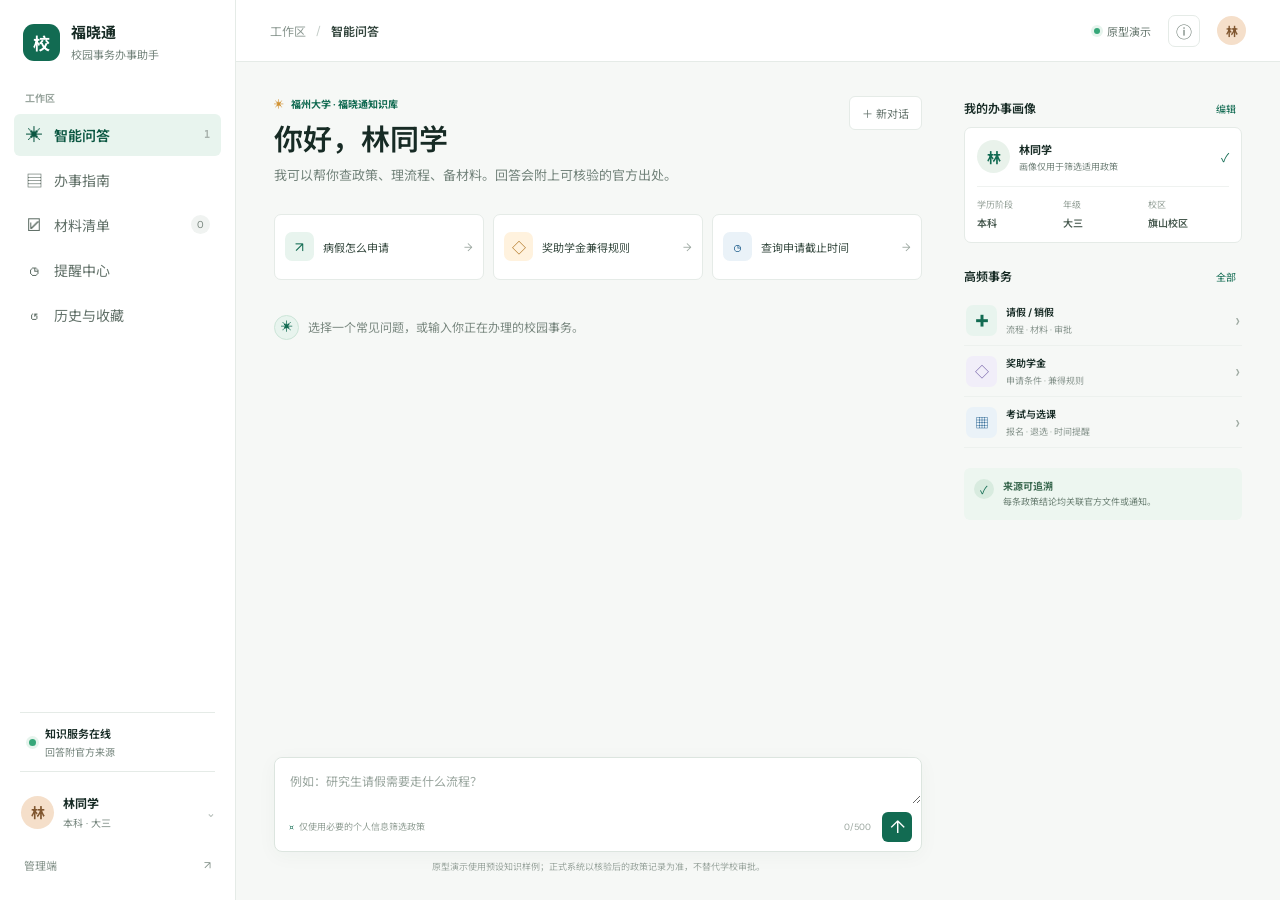
<file: prototype/index.html>
<!doctype html>
<html lang="zh-CN">
<head>
  <meta charset="utf-8">
  <meta name="viewport" content="width=device-width, initial-scale=1">
  <meta name="theme-color" content="#126b52">
  <title>福晓通 · 校园事务办事助手原型</title>
  <link rel="stylesheet" href="styles.css">
</head>
<body>
  <div class="app-shell">
    <aside class="sidebar" aria-label="主导航">
      <a class="brand" href="#assistant" aria-label="福晓通校园事务办事助手首页">
        <span class="brand-mark" aria-hidden="true">校</span>
        <span><strong>福晓通</strong><small>校园事务办事助手</small></span>
      </a>
      <div class="nav-label">工作区</div>
      <nav class="main-nav">
        <button class="nav-item is-active" data-view="assistant"><span class="nav-icon">✳</span><span>智能问答</span><kbd>1</kbd></button>
        <button class="nav-item" data-view="policies"><span class="nav-icon">▤</span><span>办事指南</span></button>
        <button class="nav-item" data-view="checklist"><span class="nav-icon">☑</span><span>材料清单</span><span class="nav-count" id="checklist-count">0</span></button>
        <button class="nav-item" data-view="reminders"><span class="nav-icon">◷</span><span>提醒中心</span></button>
        <button class="nav-item" data-view="history"><span class="nav-icon">↺</span><span>历史与收藏</span></button>
      </nav>
      <div class="sidebar-spacer"></div>
      <div class="sidebar-note">
        <span class="live-dot"></span>
        <div><strong>知识服务在线</strong><small>回答附官方来源</small></div>
      </div>
      <button class="profile-chip" data-view="profile">
        <span class="avatar">林</span><span><strong>林同学</strong><small>本科 · 大三</small></span><span class="chevron">⌄</span>
      </button>
      <button class="admin-link" data-view="admin">管理端 <span>↗</span></button>
    </aside>

    <main class="main-area">
      <header class="topbar">
        <div class="breadcrumb"><span>工作区</span><span class="slash">/</span><strong id="page-title">智能问答</strong></div>
        <div class="top-actions">
          <span class="prototype-label"><span class="live-dot"></span> 原型演示</span>
          <button class="icon-button" id="help-button" aria-label="查看服务状态" title="服务状态">ⓘ</button>
          <button class="avatar small-avatar" data-view="profile" aria-label="个人资料">林</button>
        </div>
      </header>

      <section class="view assistant-view is-visible" id="view-assistant">
        <div class="assistant-layout">
          <section class="conversation-column">
            <div class="conversation-heading">
              <div>
                <div class="eyebrow"><span class="spark">✳</span> 福州大学 · 福晓通知识库</div>
                <h1>你好，林同学</h1>
                <p>我可以帮你查政策、理流程、备材料。回答会附上可核验的官方出处。</p>
              </div>
              <button class="quiet-button" id="new-chat">＋ 新对话</button>
            </div>
            <div class="suggestion-row" aria-label="常见问题">
              <button class="suggestion" data-question="本科生病假5天，需要什么材料，谁审批？"><span class="suggestion-icon green">↗</span><span>病假怎么申请</span><span class="arrow">→</span></button>
              <button class="suggestion" data-question="国家奖学金和国家励志奖学金能同时拿吗？国家助学金呢？"><span class="suggestion-icon amber">◇</span><span>奖助学金兼得规则</span><span class="arrow">→</span></button>
              <button class="suggestion" data-question="今年优秀学生综合奖学金什么时候截止？"><span class="suggestion-icon blue">◷</span><span>查询申请截止时间</span><span class="arrow">→</span></button>
            </div>
            <div class="chat-stream" id="chat-stream" aria-live="polite">
              <div class="welcome-line"><span class="agent-avatar">✳</span><span>选择一个常见问题，或输入你正在办理的校园事务。</span></div>
            </div>
            <form class="composer" id="question-form">
              <label class="sr-only" for="question-input">输入校园事务问题</label>
              <textarea id="question-input" rows="1" placeholder="例如：研究生请假需要走什么流程？" maxlength="500"></textarea>
              <div class="composer-footer">
                <span class="privacy-note"><span>⌑</span> 仅使用必要的个人信息筛选政策</span>
                <div class="composer-actions"><span class="char-count" id="char-count">0/500</span><button class="send-button" type="submit" aria-label="发送问题" title="发送问题">↑</button></div>
              </div>
            </form>
            <p class="demo-disclaimer">原型演示使用预设知识样例；正式系统以核验后的政策记录为准，不替代学校审批。</p>
          </section>
          <aside class="context-rail">
            <div class="rail-section">
              <div class="rail-heading"><h2>我的办事画像</h2><button class="text-button" data-view="profile">编辑</button></div>
              <div class="profile-card">
                <div class="profile-card-top"><span class="avatar profile-avatar">林</span><div><strong>林同学</strong><small>画像仅用于筛选适用政策</small></div><span class="verified" title="由本人提供">✓</span></div>
                <dl class="profile-facts"><div><dt>学历阶段</dt><dd id="fact-level">本科</dd></div><div><dt>年级</dt><dd id="fact-grade">大三</dd></div><div><dt>校区</dt><dd id="fact-campus">旗山校区</dd></div></dl>
              </div>
            </div>
            <div class="rail-section">
              <div class="rail-heading"><h2>高频事务</h2><button class="text-button" data-view="policies">全部</button></div>
              <button class="matter-row" data-question="本科生病假5天，需要什么材料，谁审批？"><span class="matter-icon green">✚</span><span><strong>请假 / 销假</strong><small>流程 · 材料 · 审批</small></span><span class="matter-chevron">›</span></button>
              <button class="matter-row" data-question="国家奖学金和国家励志奖学金能同时拿吗？国家助学金呢？"><span class="matter-icon violet">◇</span><span><strong>奖助学金</strong><small>申请条件 · 兼得规则</small></span><span class="matter-chevron">›</span></button>
              <button class="matter-row" data-view="policies"><span class="matter-icon blue">▦</span><span><strong>考试与选课</strong><small>报名 · 退选 · 时间提醒</small></span><span class="matter-chevron">›</span></button>
            </div>
            <div class="trust-note"><span class="trust-icon">✓</span><p><strong>来源可追溯</strong><br>每条政策结论均关联官方文件或通知。</p></div>
          </aside>
        </div>
      </section>

      <section class="view content-view" id="view-policies">
        <div class="page-intro"><div><div class="eyebrow">POLICY DIRECTORY</div><h1>办事指南</h1><p>按事务查看已收录的政策和办事流程。</p></div><label class="search-field"><span>⌕</span><input id="policy-search" placeholder="搜索事务或关键词"></label></div>
        <div class="filter-tabs"><button class="filter-tab is-selected" data-policy-filter="all">全部事务</button><button class="filter-tab" data-policy-filter="LEAVE">请假与证明</button><button class="filter-tab" data-policy-filter="SCHOLARSHIP">奖助学金</button><button class="filter-tab" data-policy-filter="ACADEMIC">考试与选课</button></div>
        <div class="policy-grid" id="policy-grid"></div>
        <div class="coverage-note"><span>ⓘ</span><p>列表只展示当前知识库中已整理的示例事项。未收录事务请通过官方部门渠道核实。</p></div>
      </section>

      <section class="view content-view" id="view-checklist">
        <div class="page-intro"><div><div class="eyebrow">YOUR TASKS</div><h1>材料清单</h1><p>把办事材料拆成可检查的步骤，进度保存在当前浏览器。</p></div><button class="outline-button" id="clear-checklist">清空已完成</button></div>
        <div class="checklist-wrap" id="checklist-wrap"></div>
      </section>

      <section class="view content-view" id="view-reminders">
        <div class="page-intro"><div><div class="eyebrow">DEADLINE TRACKER</div><h1>提醒中心</h1><p>你确认创建的事项会显示在这里。原型仅演示站内提醒。</p></div><button class="primary-button" id="create-reminder">＋ 添加提醒</button></div>
        <div class="reminder-callout"><span class="callout-icon">◷</span><div><strong>提醒时间以官方通知为准</strong><p>若知识库尚未收录明确日期，助手不会推测截止时间。请先核对通知原文。</p></div></div>
        <div class="reminder-list" id="reminder-list"></div>
      </section>

      <section class="view content-view" id="view-history">
        <div class="page-intro"><div><div class="eyebrow">RECENT ACTIVITY</div><h1>历史与收藏</h1><p>查看最近的问题和已保存的政策。</p></div></div>
        <div class="history-tabs"><button class="history-tab is-selected" data-history-tab="recent">最近问答</button><button class="history-tab" data-history-tab="favorites">收藏政策</button></div>
        <div class="history-list" id="history-list"></div>
      </section>

      <section class="view content-view" id="view-profile">
        <div class="page-intro"><div><div class="eyebrow">PERSONALIZATION</div><h1>办事画像</h1><p>画像只用于匹配政策适用范围，可随时修改或清除。</p></div></div>
        <form class="profile-form" id="profile-form">
          <div class="form-heading"><span class="avatar profile-avatar">林</span><div><strong>个人信息</strong><small>资料由你提供，默认不发送与回答无关的信息</small></div></div>
          <label>学历阶段<select name="level"><option>本科</option><option>专科</option><option>硕士研究生</option><option>博士研究生</option></select></label>
          <label>年级<select name="grade"><option>大一</option><option>大二</option><option>大三</option><option>大四</option><option>研一</option><option>研二</option><option>研三</option></select></label>
          <label>专业<input name="major" value="计算机科学与技术"></label>
          <label>校区<select name="campus"><option>旗山校区</option><option>怡山校区</option><option>铜盘校区</option><option>其他/不确定</option></select></label>
          <div class="form-footer"><button class="quiet-button" type="button" id="clear-profile">清除画像</button><button class="primary-button" type="submit">保存画像</button></div>
        </form>
        <div class="privacy-panel"><strong>数据使用说明</strong><p>正式系统仅在用户授权的范围内使用画像进行适用对象匹配。问题记录和画像分开管理，用户可以分别删除。当前原型将内容保存在浏览器本地。</p></div>
      </section>

      <section class="view content-view admin-view" id="view-admin">
        <div class="admin-banner"><div><div class="eyebrow">KNOWLEDGE OPERATIONS</div><h1>政策知识管理</h1><p>采集、核验、发布，每一条回答都从可追溯的政策记录开始。</p></div><span class="admin-role">核验员视图</span></div>
        <div class="admin-stats"><div><small>政策记录</small><strong>3</strong><span>当前示例知识</span></div><div><small>待核验</small><strong class="stat-amber">1</strong><span>需要二次检查</span></div><div><small>已发布</small><strong class="stat-green">2</strong><span>可用于回答</span></div><div><small>待处理反馈</small><strong>0</strong><span>所有问题已归档</span></div></div>
        <div class="admin-toolbar"><div><h2>政策记录</h2><p>发布状态与有效期共同决定 Agent 能否引用。</p></div><button class="primary-button" id="new-policy">＋ 新建草稿</button></div>
        <div class="admin-table-wrap"><table class="admin-table"><thead><tr><th>政策 / 事务</th><th>来源部门</th><th>状态</th><th>最后核验</th><th></th></tr></thead><tbody id="admin-policy-rows"></tbody></table></div>
        <div class="admin-rule"><span>ⓘ</span><p><strong>发布规则：</strong>录入员与核验人分离。仅“已发布”且未过期版本可作为确定性回答证据；更新政策时新增版本，不覆盖历史引用。</p></div>
      </section>
    </main>
  </div>

  <dialog class="modal" id="reminder-modal">
    <form method="dialog" class="modal-form" id="reminder-form">
      <div class="modal-header"><div><div class="eyebrow">NEW REMINDER</div><h2>添加办事提醒</h2></div><button class="icon-button" value="cancel" aria-label="关闭">×</button></div>
      <label>提醒事项<input name="title" required value="核对校园事务截止时间" maxlength="80"></label>
      <label>提醒日期<input name="date" type="date" required></label>
      <label>提醒时间<select name="time"><option value="09:00">上午 9:00</option><option value="12:00">中午 12:00</option><option value="18:00">下午 6:00</option></select></label>
      <div class="modal-warning"><span>!</span><span>创建提醒仅保存你的个人计划，不代表学校通知或官方截止日期。</span></div>
      <div class="modal-footer"><button class="quiet-button" value="cancel">取消</button><button class="primary-button" value="default" type="submit">确认添加</button></div>
    </form>
  </dialog>

  <dialog class="modal" id="source-modal">
    <div class="modal-form">
      <div class="modal-header"><div><div class="eyebrow">SOURCE DETAILS</div><h2 id="source-title">来源详情</h2></div><button class="icon-button" id="close-source" aria-label="关闭">×</button></div>
      <div id="source-content"></div>
      <div class="modal-footer"><button class="quiet-button" id="source-close-button">关闭</button><a class="primary-button button-link" id="source-link" href="https://jwch.fzu.edu.cn/info/1201/14309.htm" target="_blank" rel="noreferrer">打开官方来源 ↗</a></div>
    </div>
  </dialog>

  <div class="toast" id="toast" role="status" aria-live="polite"></div>
  <script src="app.js"></script>
</body>
</html>
</file>
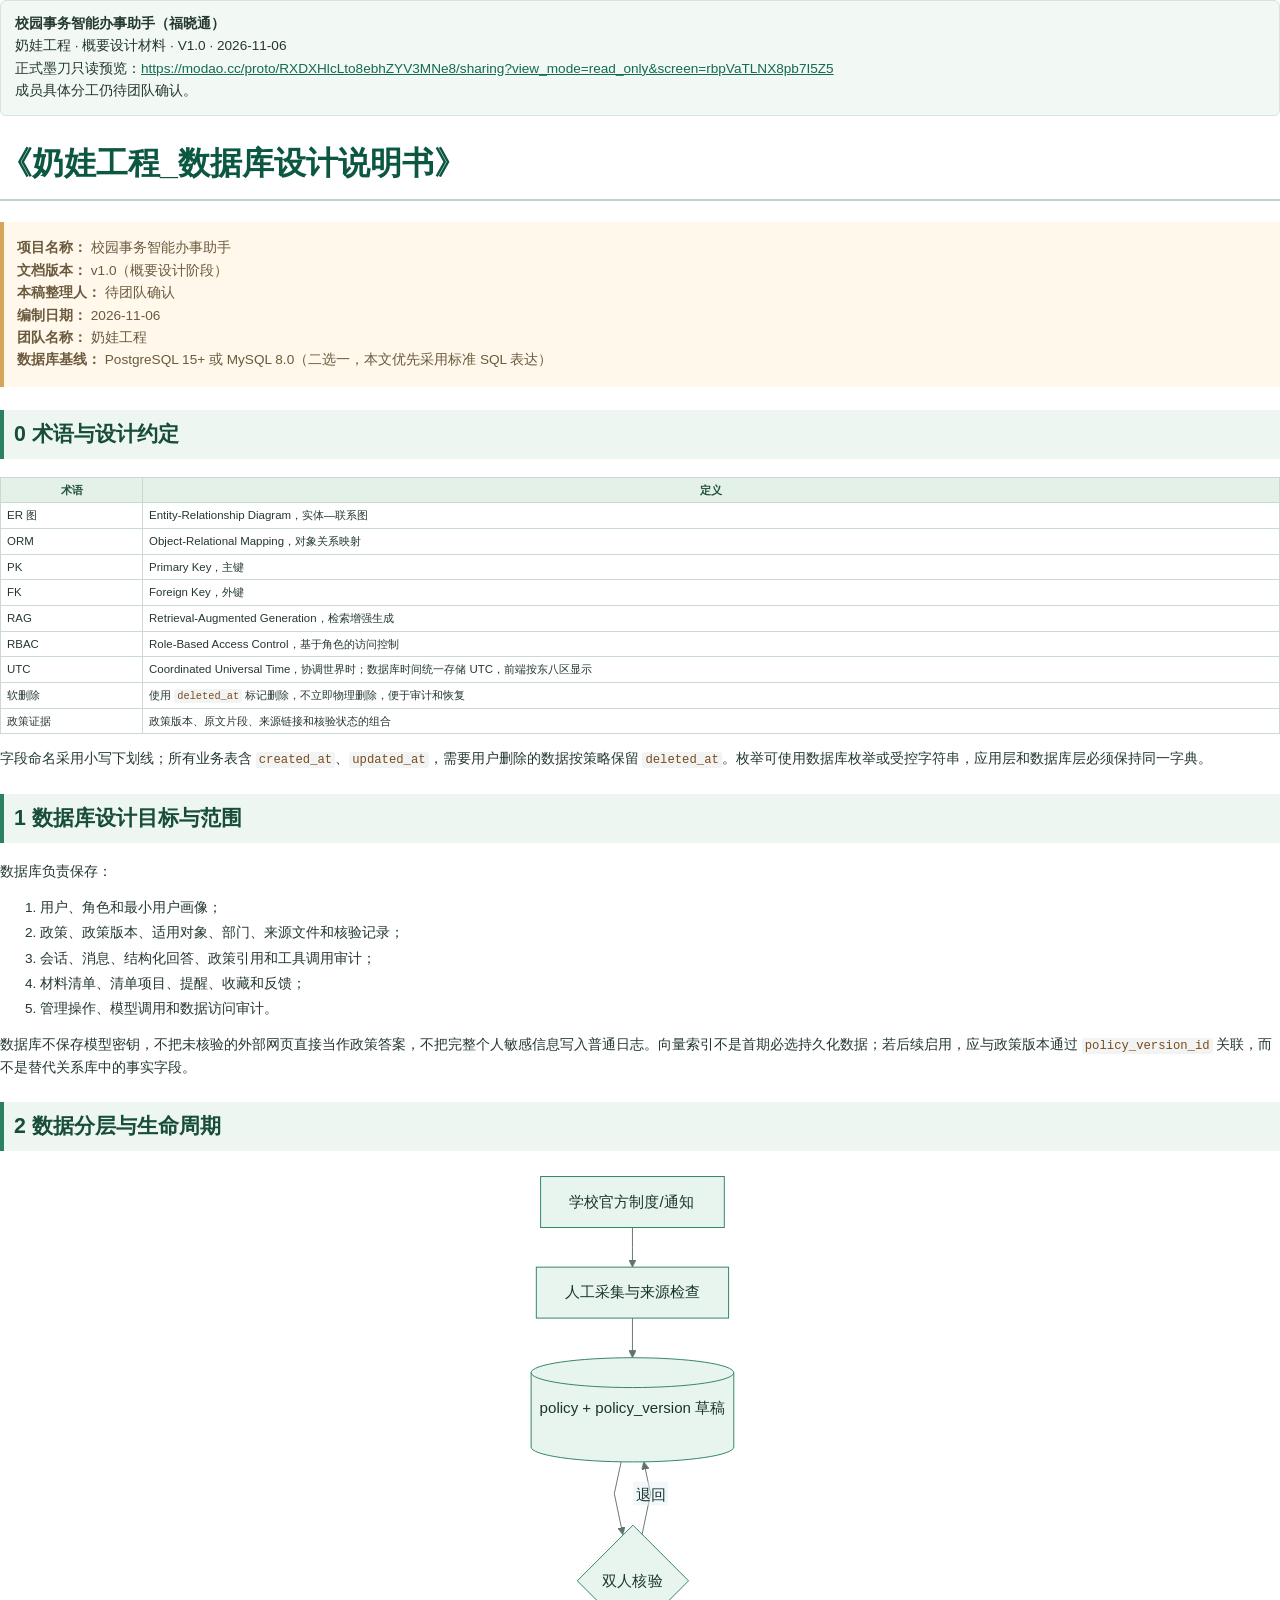
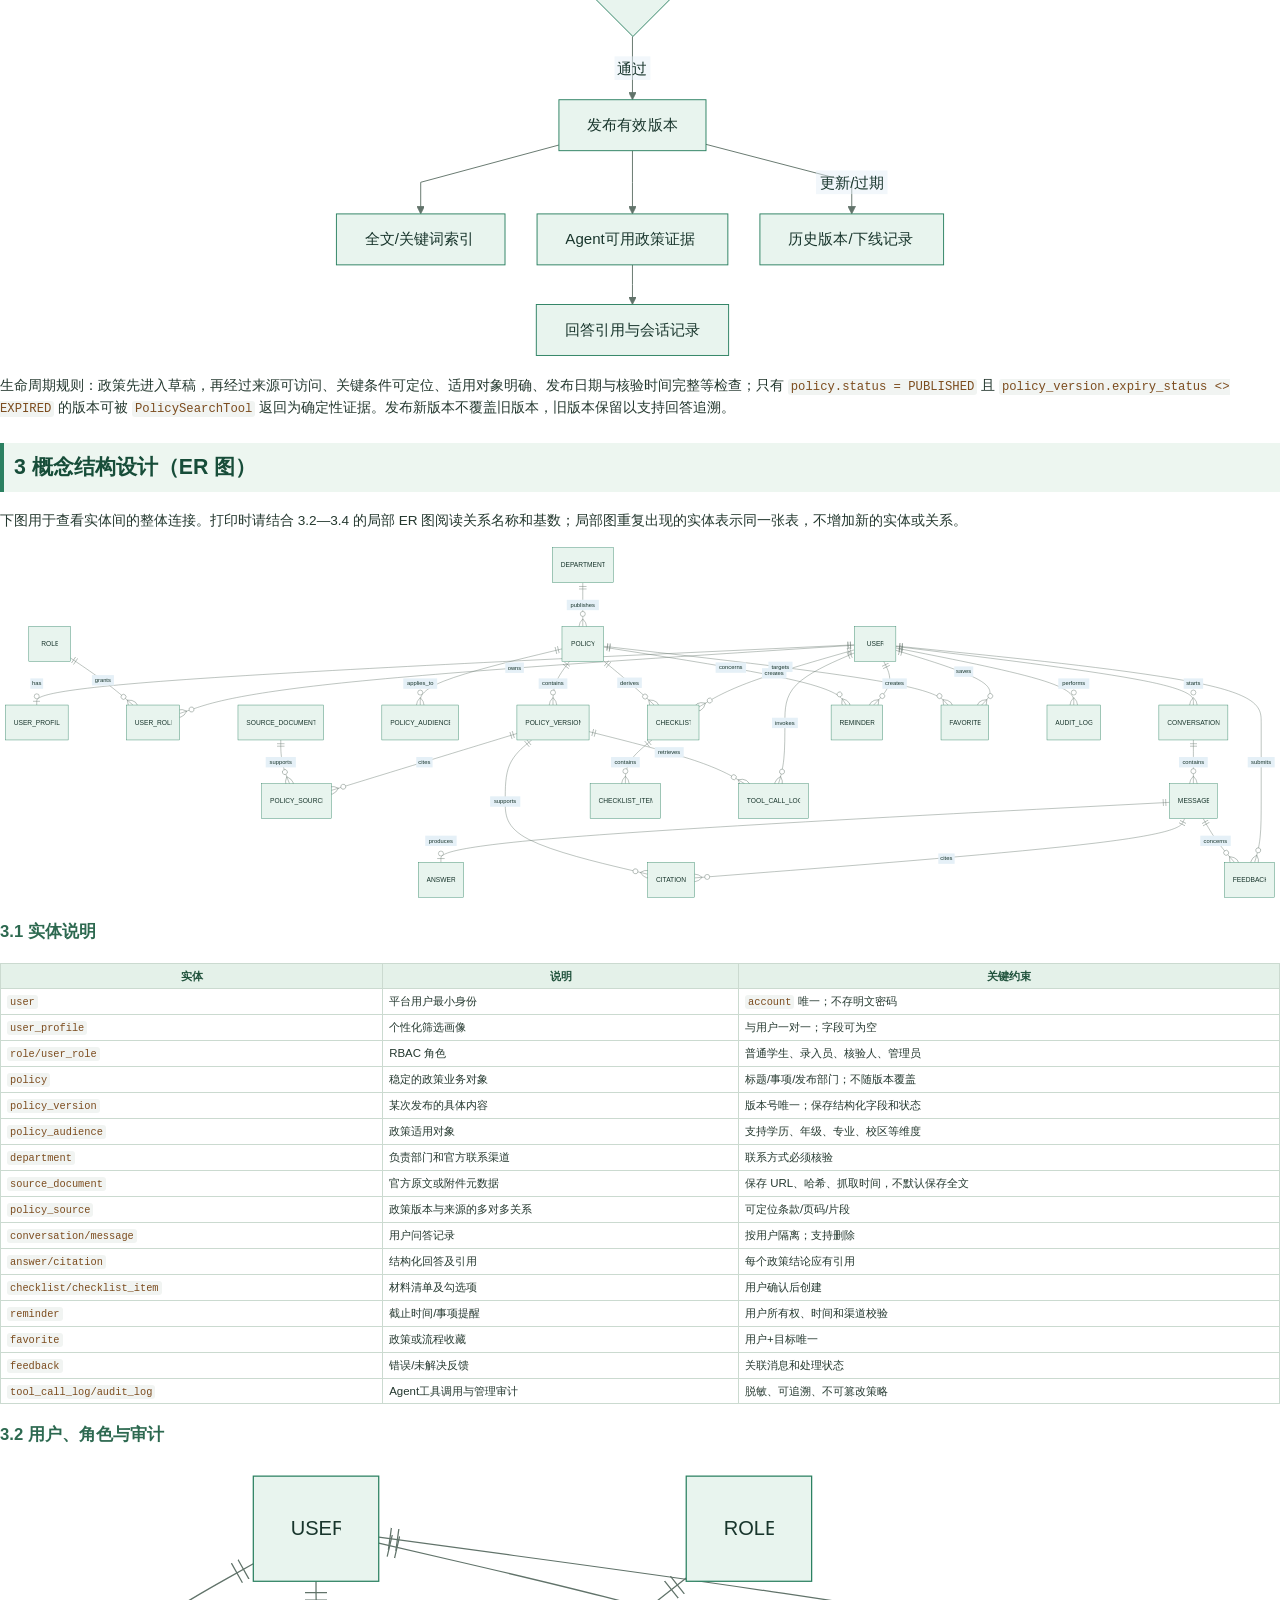
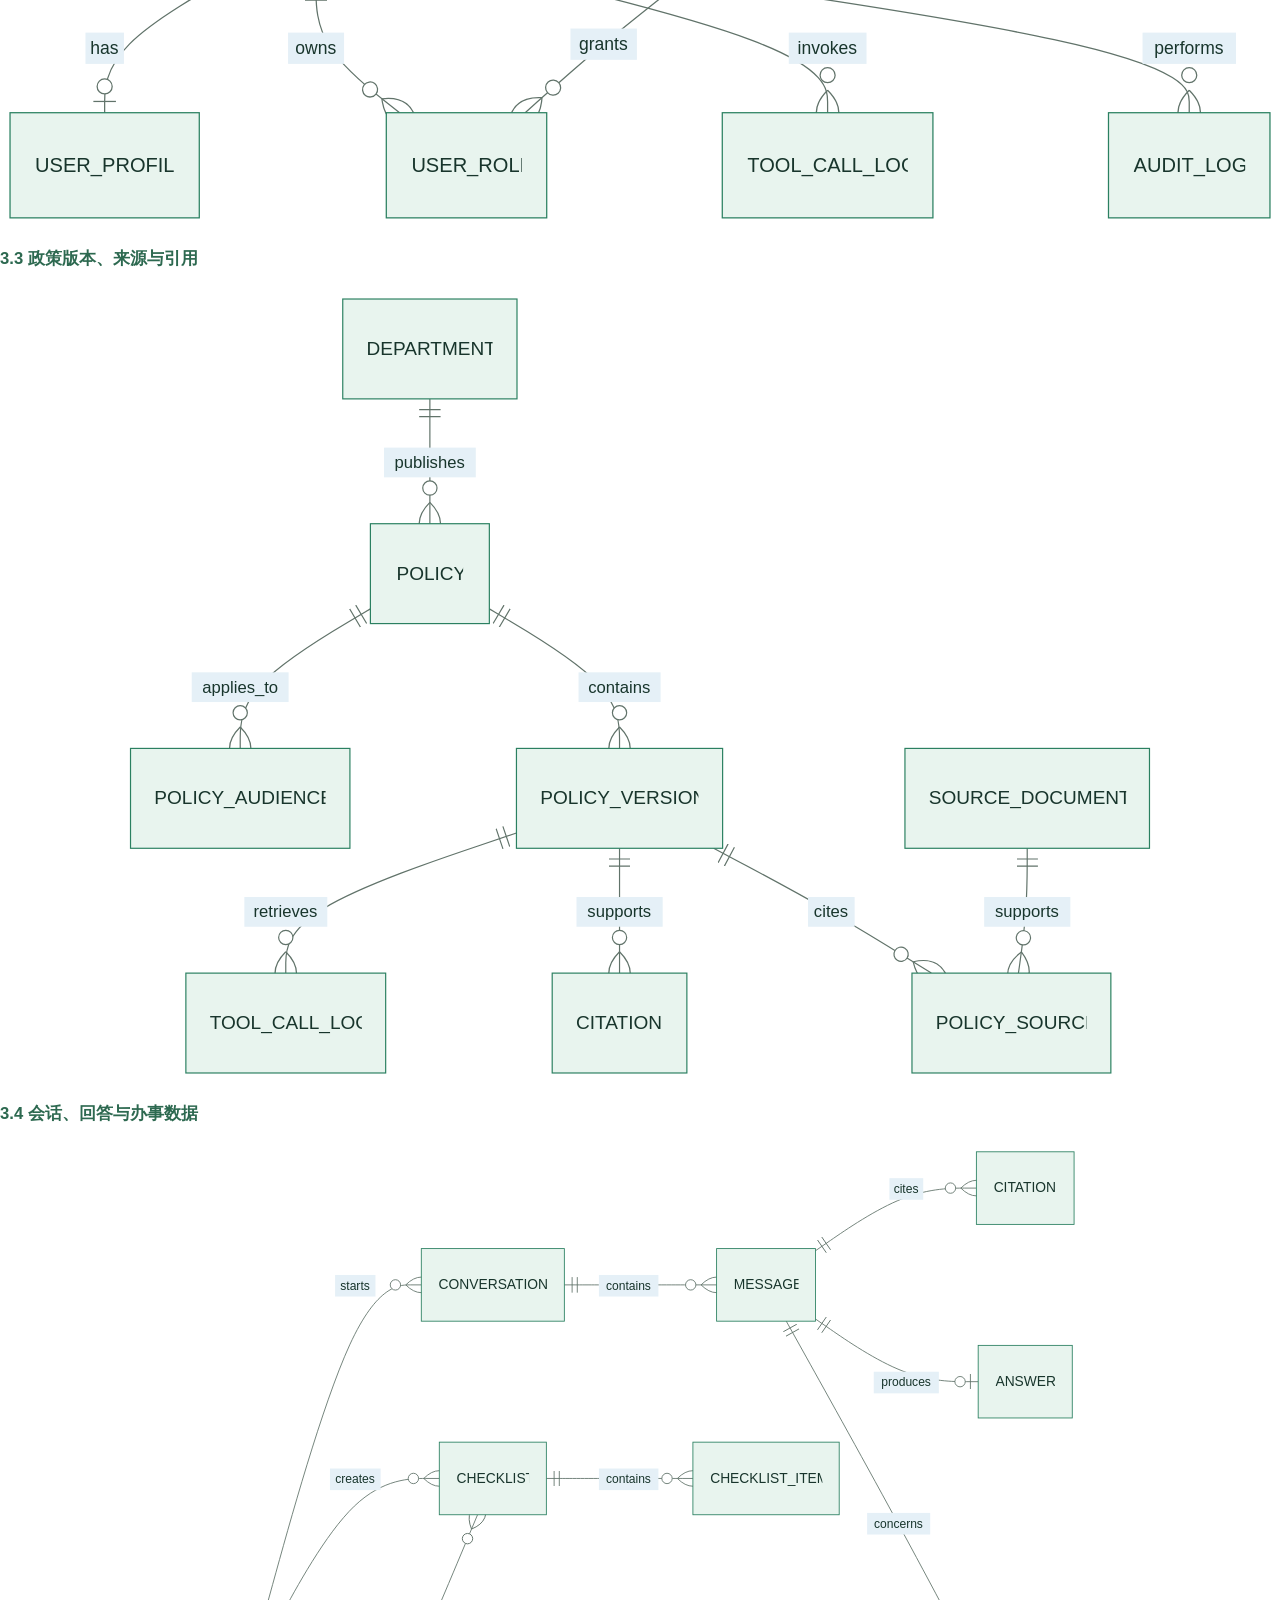
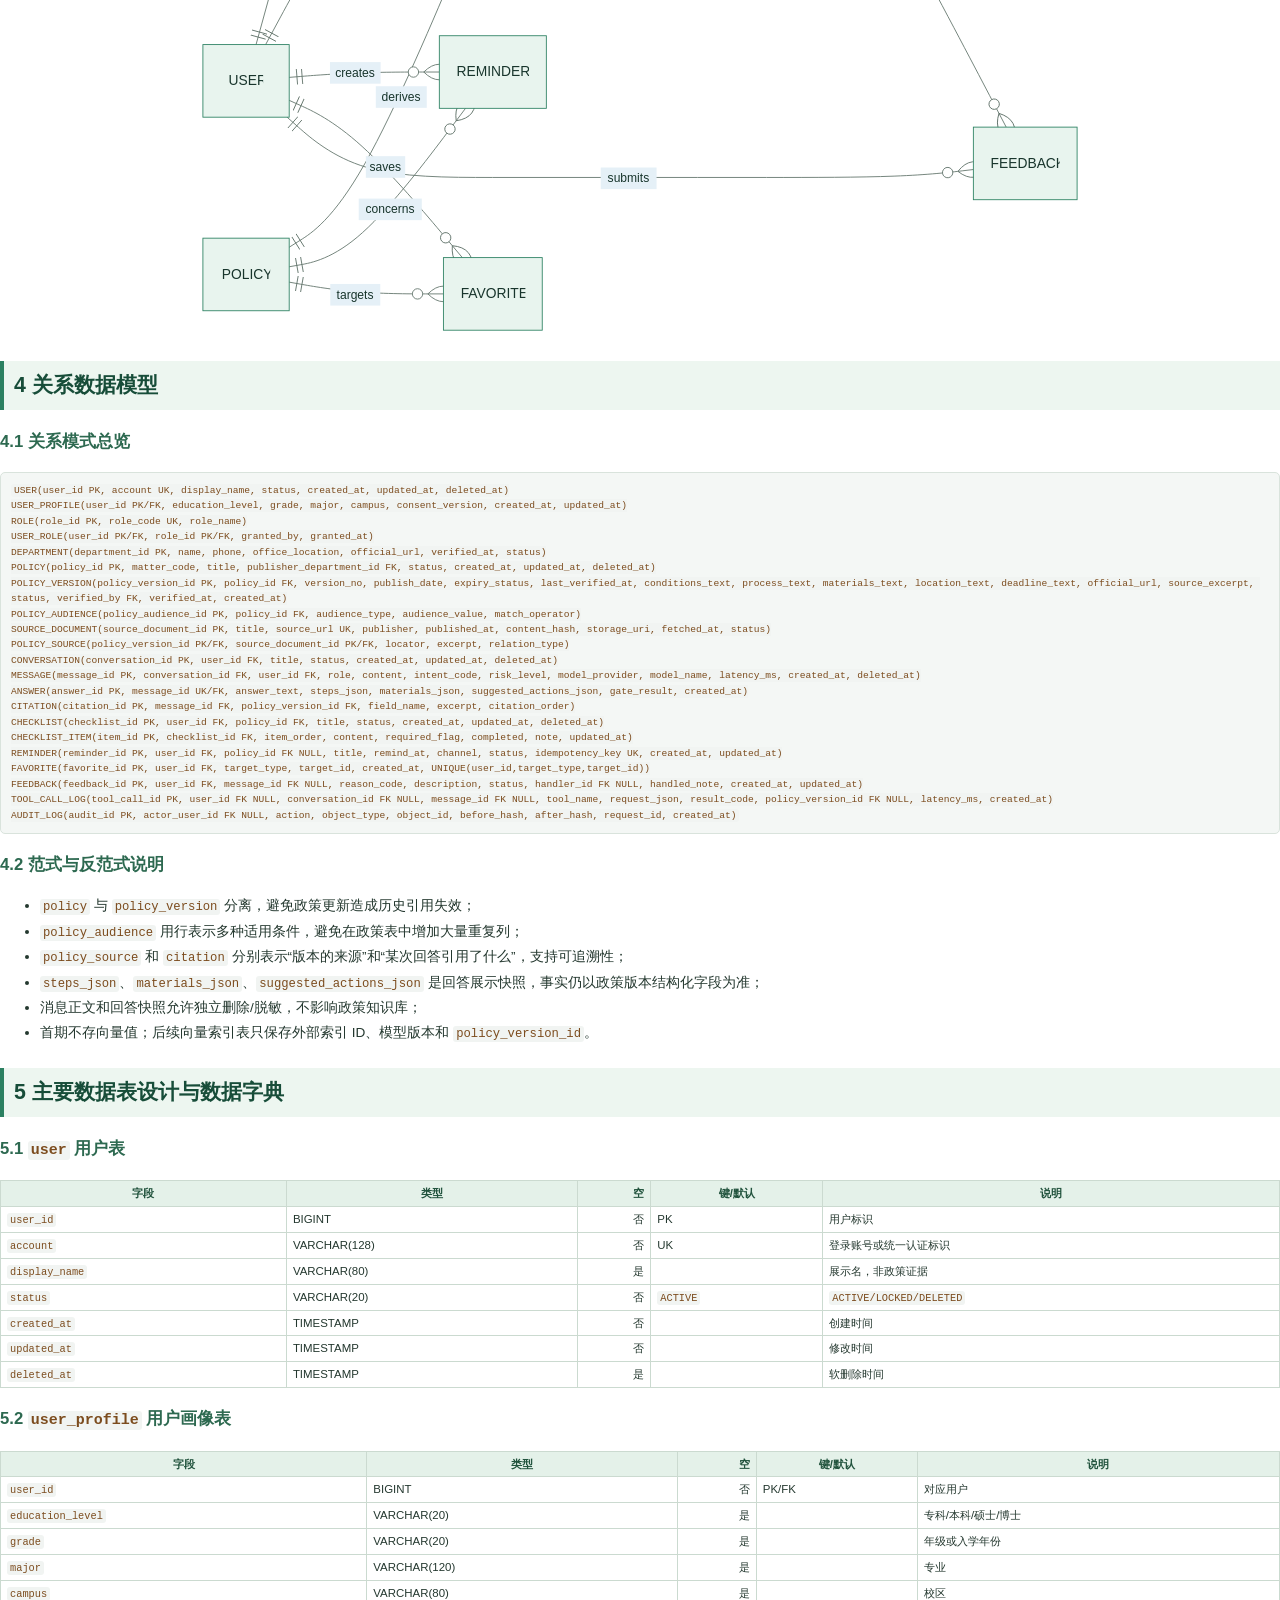
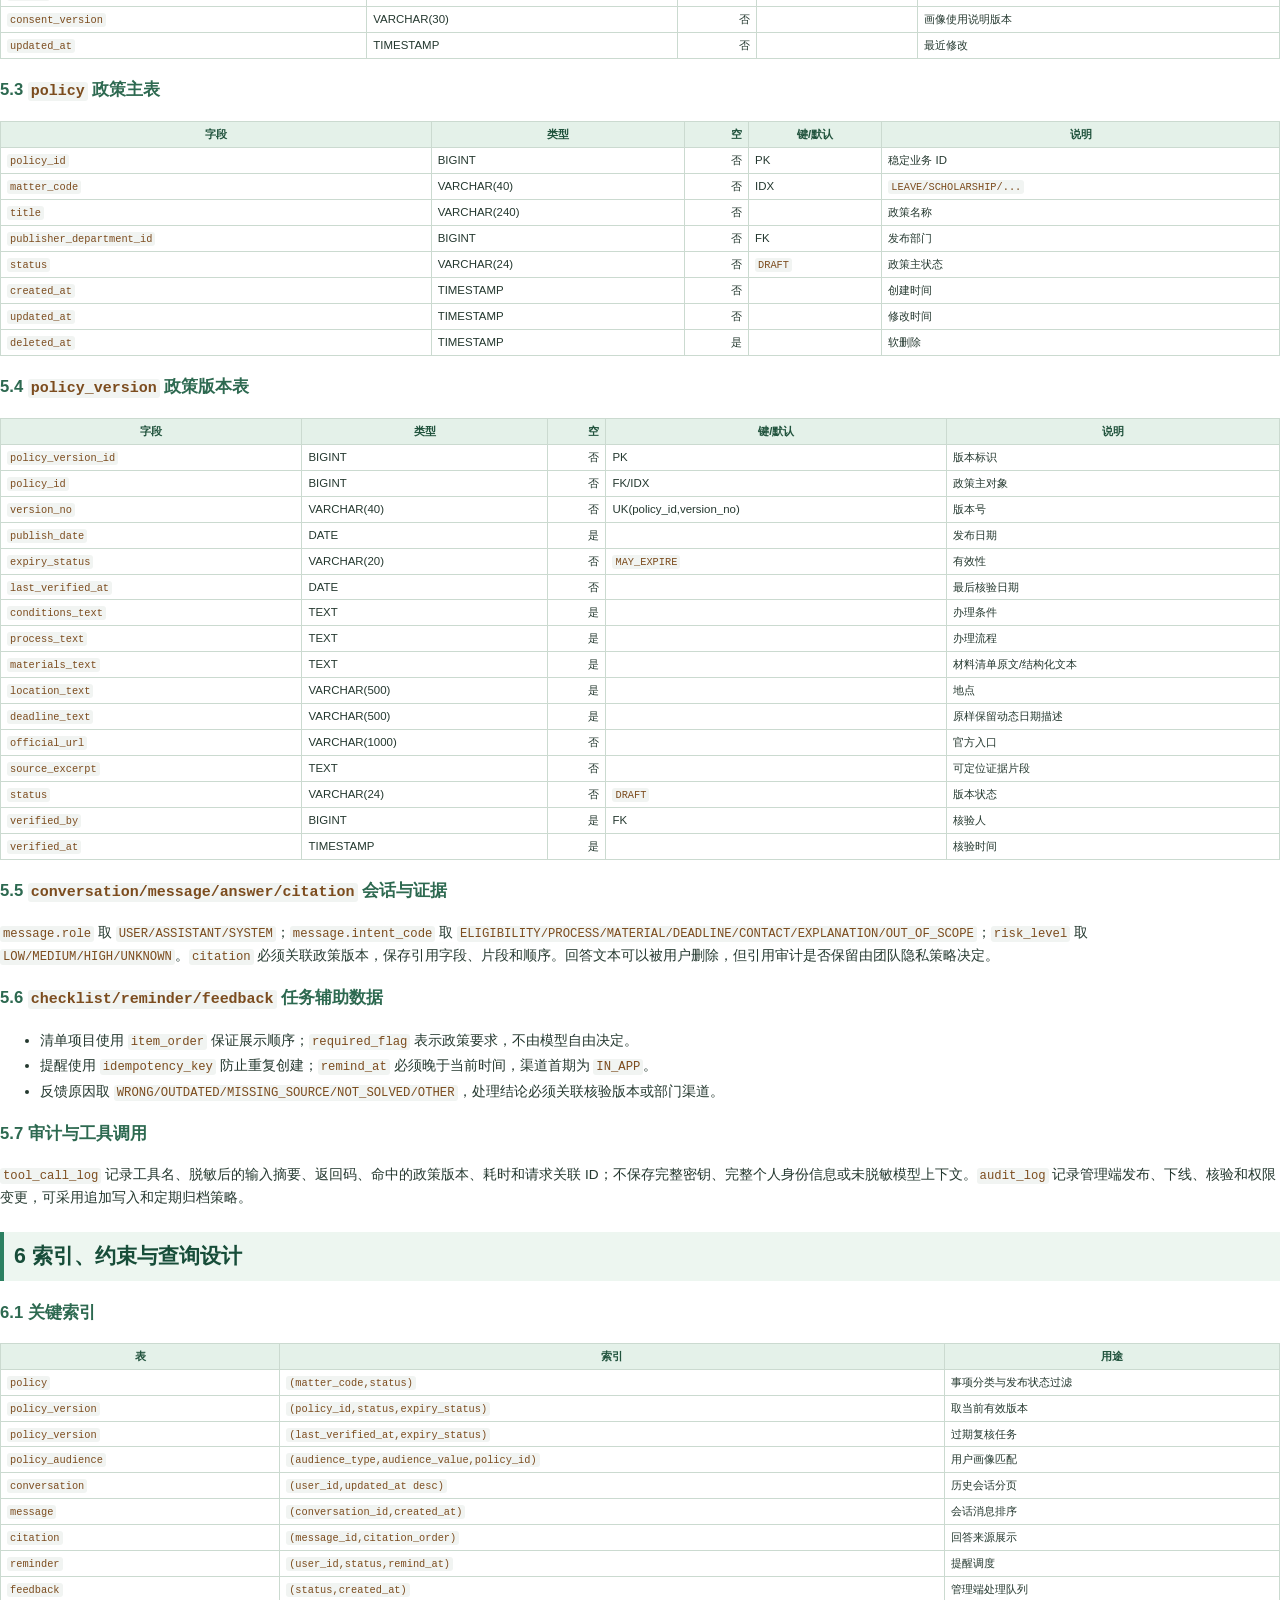
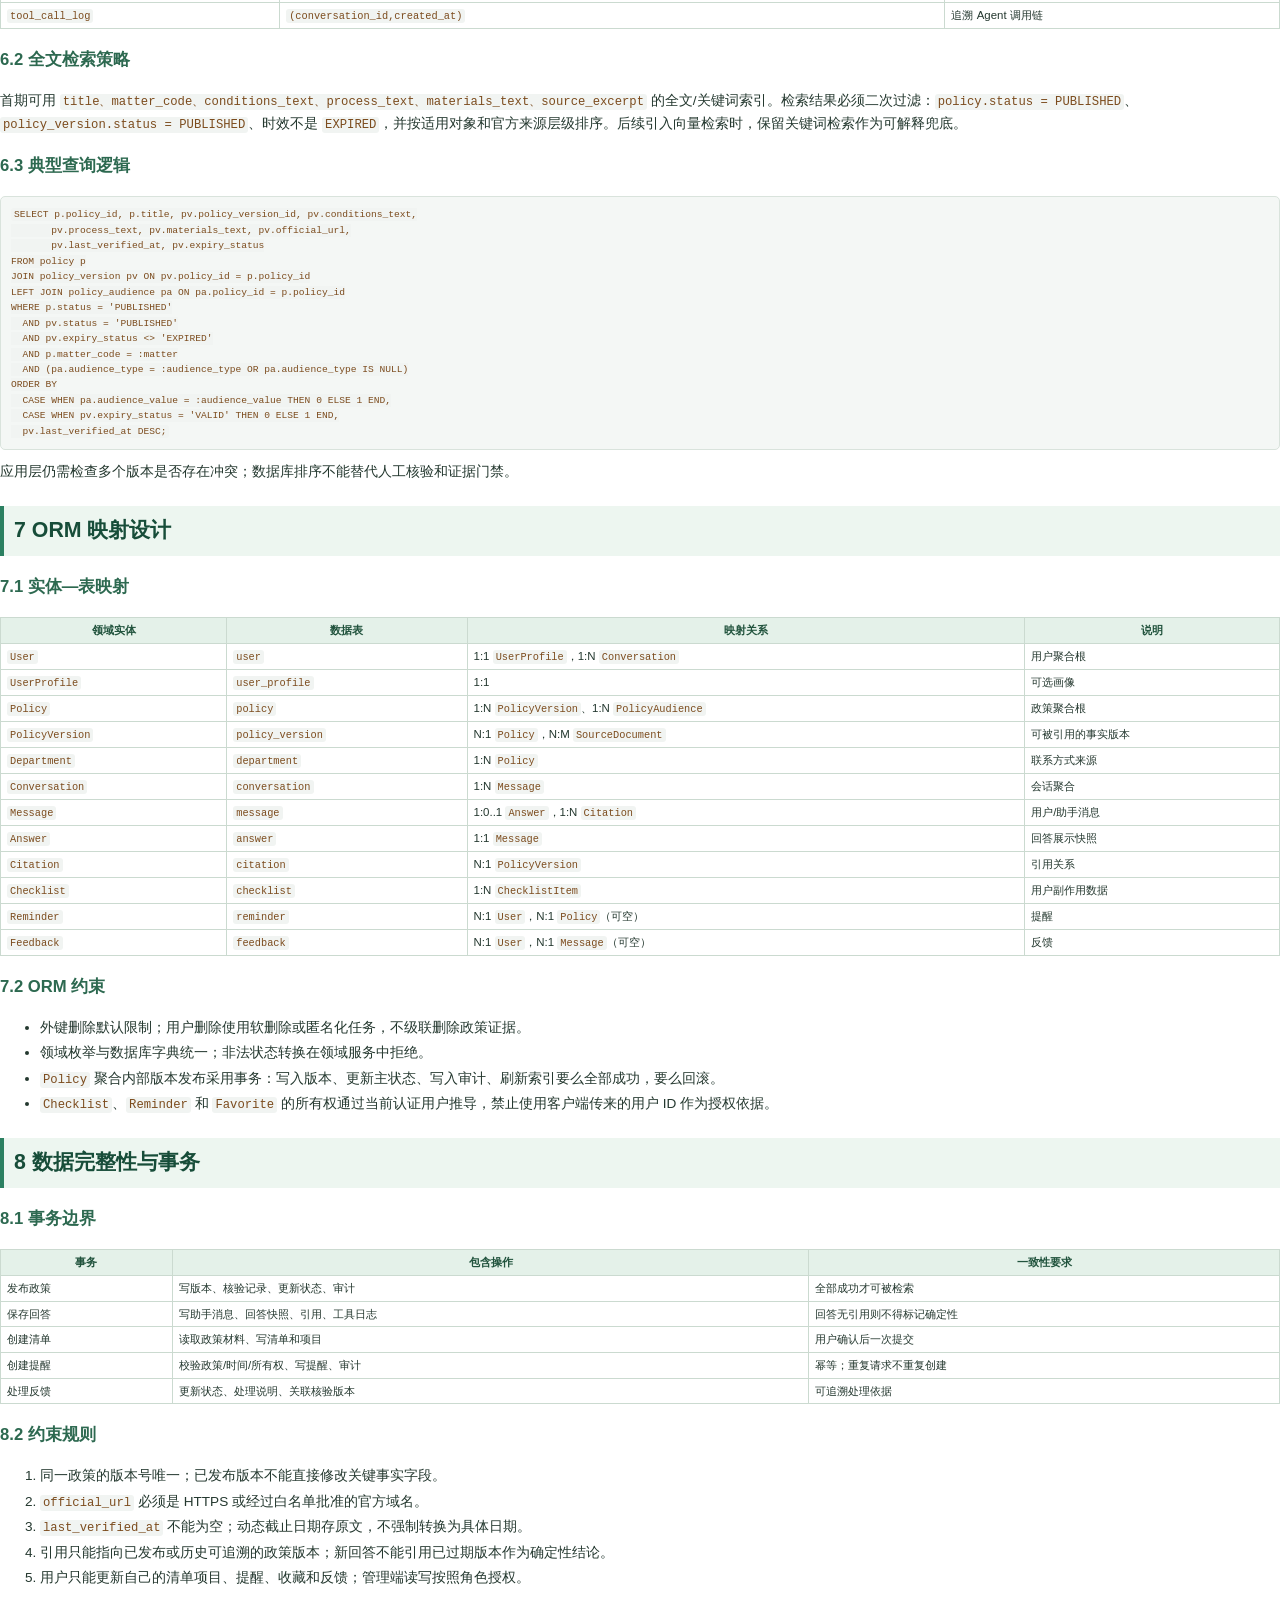
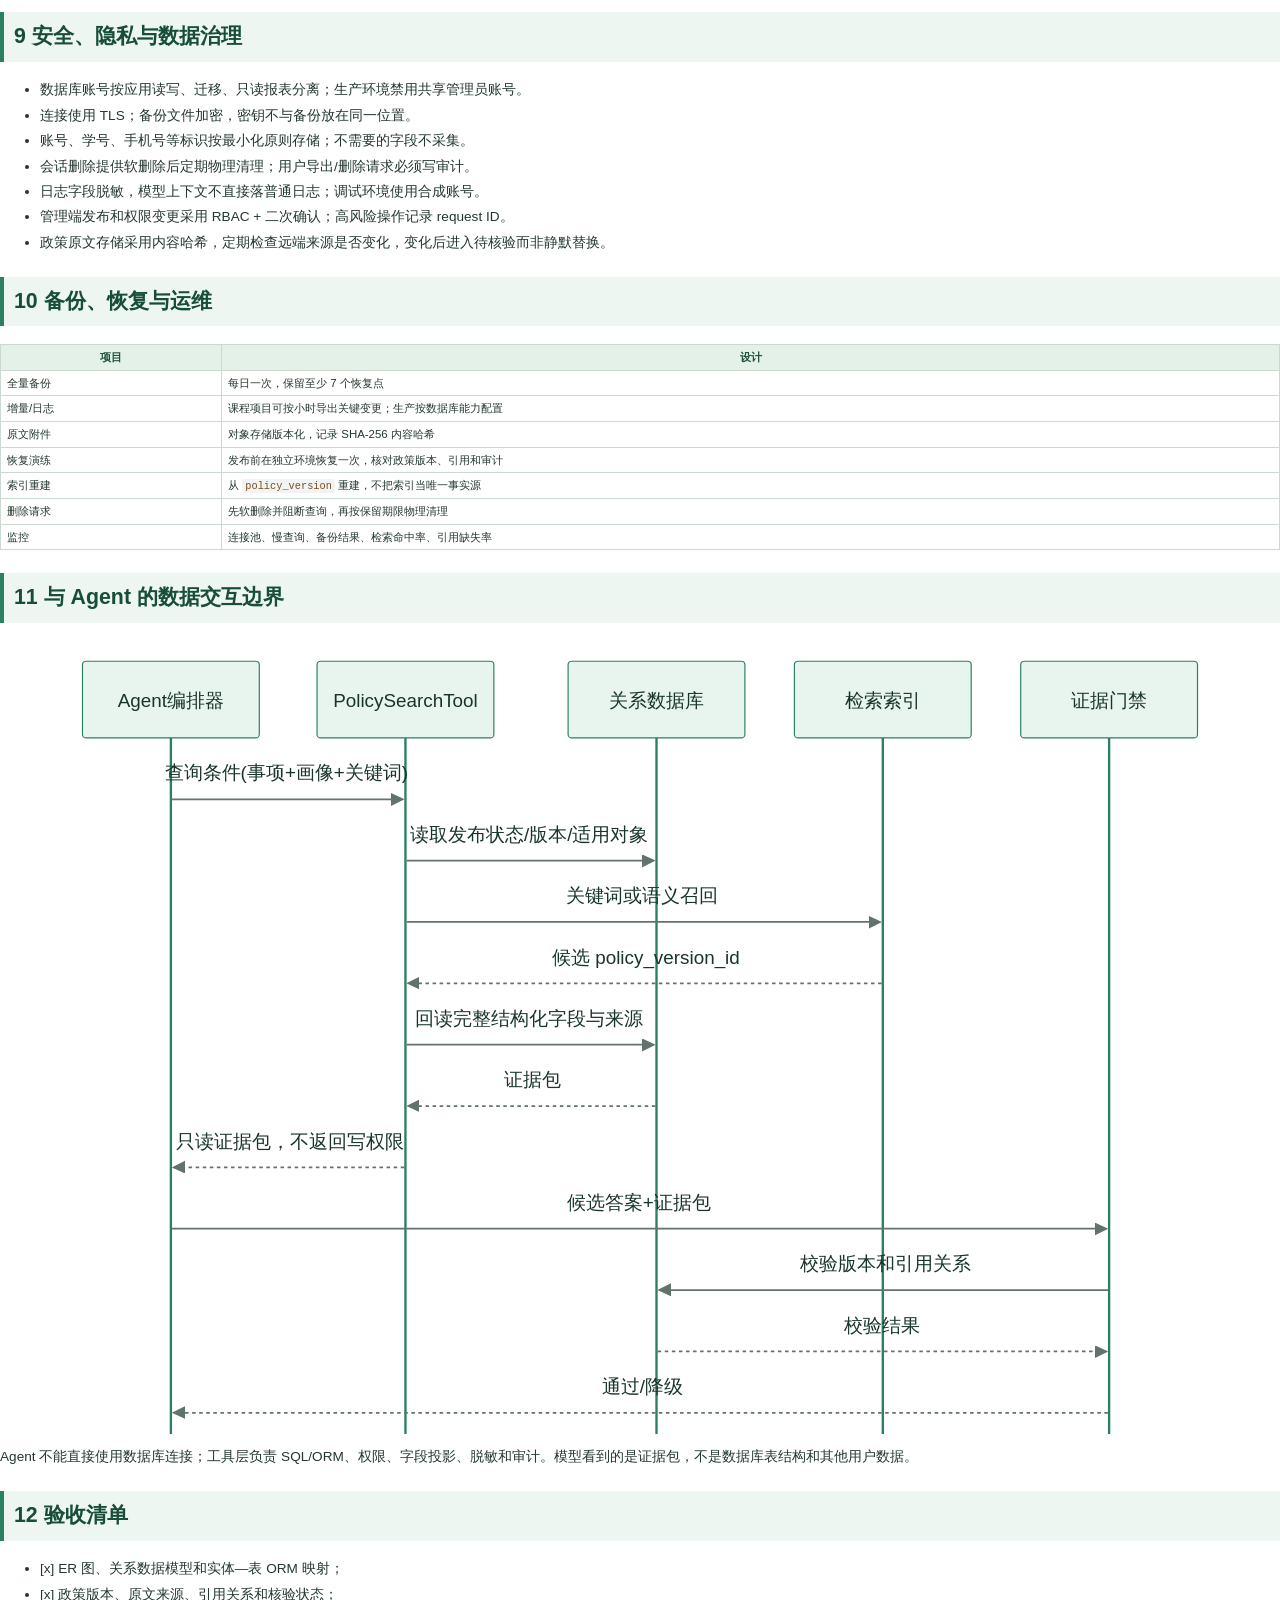
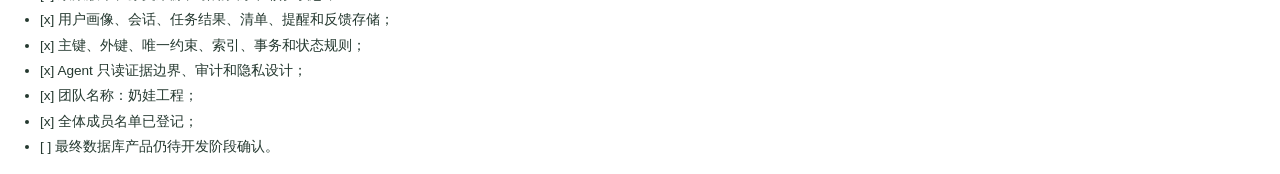
<file: database-design.html>
<!doctype html><html lang='zh-CN'><head><meta charset='utf-8'><title>数据库设计说明书</title><style>
    @page { size: A4; margin: 18mm 16mm 19mm; }
    :root { color: #18352c; font-family: 'Microsoft YaHei','Noto Sans SC',Arial,sans-serif; }
    body { margin: 0; font-size: 10.2pt; line-height: 1.65; color: #24382f; }
    h1 { break-before: page; page-break-before: always; font-size: 24pt; color: #0b5742; border-bottom: 2px solid #b8d6c3; padding-bottom: 9px; }
    body > h1:first-of-type { break-before: auto; page-break-before: auto; }
    h2 { margin-top: 23px; padding: 7px 10px; border-left: 4px solid #2b8061; background: #edf6f0; color: #174d39; font-size: 16pt; page-break-after: avoid; }
    h3 { margin-top: 17px; color: #2d6950; font-size: 12.5pt; page-break-after: avoid; }
    h4 { color: #506b5d; page-break-after: avoid; }
    p { margin: 7px 0; }
    blockquote { margin: 12px 0; padding: 8px 13px; border-left: 4px solid #d6a45a; background: #fff8eb; color: #6b5a3e; }
    table { width: 100%; border-collapse: collapse; margin: 10px 0 14px; font-size: 8.6pt; line-height: 1.45; break-inside: avoid; page-break-inside: avoid; }
    thead { display: table-header-group; }
    th { background: #e4f1e9; color: #21533d; font-weight: 700; }
    th, td { border: 1px solid #cbdad0; padding: 4px 6px; vertical-align: top; }
    tr { page-break-inside: avoid; }
    code { padding: 1px 3px; border-radius: 3px; background: #f1f4f2; color: #7c4c1e; font-family: Consolas,monospace; font-size: .9em; }
    pre { padding: 10px; overflow-wrap: anywhere; white-space: pre-wrap; background: #f4f7f5; border: 1px solid #d9e3dc; border-radius: 5px; font-size: 8pt; line-height: 1.45; page-break-inside: avoid; }
    img { display: block; width: 100%; max-height: 210mm; object-fit: contain; margin: 12px auto; page-break-inside: avoid; }
    .design-diagram { margin: 12px 0; break-inside: avoid; page-break-inside: avoid; }
    .design-diagram img { margin: 0 auto; }
    @media print {
      .design-diagram-lifecycle img { width: auto; max-width: 100%; height: 150mm; }
    }
    a { color: #126b52; overflow-wrap: anywhere; }
    li { margin: 3px 0; }
    hr { border: 0; border-top: 1px solid #dce6df; margin: 18px 0; }
    .cover-note { padding: 12px 14px; border: 1px solid #d5e5da; border-radius: 6px; background: #f2f8f3; }
    footer { margin-top: 22px; padding-top: 8px; border-top: 1px solid #dce6df; text-align: center; color: #91a097; font-size: 8pt; break-inside: avoid; page-break-inside: avoid; }
    </style></head><body><div class='cover-note'><strong>校园事务智能办事助手（福晓通）</strong><br>奶娃工程 · 概要设计材料 · V1.0 · 2026-11-06<br>正式墨刀只读预览：<a href='https://modao.cc/proto/RXDXHlcLto8ebhZYV3MNe8/sharing?view_mode=read_only&amp;screen=rbpVaTLNX8pb7I5Z5'>https://modao.cc/proto/RXDXHlcLto8ebhZYV3MNe8/sharing?view_mode=read_only&amp;screen=rbpVaTLNX8pb7I5Z5</a><br>成员具体分工仍待团队确认。</div><h1>《奶娃工程_数据库设计说明书》</h1>
<blockquote>
<p><strong>项目名称：</strong> 校园事务智能办事助手<br>
<strong>文档版本：</strong> v1.0（概要设计阶段）<br>
<strong>本稿整理人：</strong> 待团队确认<br>
<strong>编制日期：</strong> 2026-11-06<br>
<strong>团队名称：</strong> 奶娃工程<br>
<strong>数据库基线：</strong> PostgreSQL 15+ 或 MySQL 8.0（二选一，本文优先采用标准 SQL 表达）</p>
</blockquote>
<h2>0 术语与设计约定</h2>
<table>
<thead>
<tr>
<th>术语</th>
<th>定义</th>
</tr>
</thead>
<tbody>
<tr>
<td>ER 图</td>
<td>Entity-Relationship Diagram，实体—联系图</td>
</tr>
<tr>
<td>ORM</td>
<td>Object-Relational Mapping，对象关系映射</td>
</tr>
<tr>
<td>PK</td>
<td>Primary Key，主键</td>
</tr>
<tr>
<td>FK</td>
<td>Foreign Key，外键</td>
</tr>
<tr>
<td>RAG</td>
<td>Retrieval-Augmented Generation，检索增强生成</td>
</tr>
<tr>
<td>RBAC</td>
<td>Role-Based Access Control，基于角色的访问控制</td>
</tr>
<tr>
<td>UTC</td>
<td>Coordinated Universal Time，协调世界时；数据库时间统一存储 UTC，前端按东八区显示</td>
</tr>
<tr>
<td>软删除</td>
<td>使用 <code>deleted_at</code> 标记删除，不立即物理删除，便于审计和恢复</td>
</tr>
<tr>
<td>政策证据</td>
<td>政策版本、原文片段、来源链接和核验状态的组合</td>
</tr>
</tbody>
</table>
<p>字段命名采用小写下划线；所有业务表含 <code>created_at</code>、<code>updated_at</code>，需要用户删除的数据按策略保留 <code>deleted_at</code>。枚举可使用数据库枚举或受控字符串，应用层和数据库层必须保持同一字典。</p>
<h2>1 数据库设计目标与范围</h2>
<p>数据库负责保存：</p>
<ol>
<li>用户、角色和最小用户画像；</li>
<li>政策、政策版本、适用对象、部门、来源文件和核验记录；</li>
<li>会话、消息、结构化回答、政策引用和工具调用审计；</li>
<li>材料清单、清单项目、提醒、收藏和反馈；</li>
<li>管理操作、模型调用和数据访问审计。</li>
</ol>
<p>数据库不保存模型密钥，不把未核验的外部网页直接当作政策答案，不把完整个人敏感信息写入普通日志。向量索引不是首期必选持久化数据；若后续启用，应与政策版本通过 <code>policy_version_id</code> 关联，而不是替代关系库中的事实字段。</p>
<h2>2 数据分层与生命周期</h2>
<figure class="design-diagram design-diagram-lifecycle"><img src="diagrams/lifecycle.svg" alt="设计图 1" /></figure>
<p>生命周期规则：政策先进入草稿，再经过来源可访问、关键条件可定位、适用对象明确、发布日期与核验时间完整等检查；只有 <code>policy.status = PUBLISHED</code> 且 <code>policy_version.expiry_status &lt;&gt; EXPIRED</code> 的版本可被 <code>PolicySearchTool</code> 返回为确定性证据。发布新版本不覆盖旧版本，旧版本保留以支持回答追溯。</p>
<h2>3 概念结构设计（ER 图）</h2>
<p>下图用于查看实体间的整体连接。打印时请结合 3.2—3.4 的局部 ER 图阅读关系名称和基数；局部图重复出现的实体表示同一张表，不增加新的实体或关系。</p>
<figure class="design-diagram design-diagram-er-model"><img src="diagrams/er-model.svg" alt="设计图 2" /></figure>
<h3>3.1 实体说明</h3>
<table>
<thead>
<tr>
<th>实体</th>
<th>说明</th>
<th>关键约束</th>
</tr>
</thead>
<tbody>
<tr>
<td><code>user</code></td>
<td>平台用户最小身份</td>
<td><code>account</code> 唯一；不存明文密码</td>
</tr>
<tr>
<td><code>user_profile</code></td>
<td>个性化筛选画像</td>
<td>与用户一对一；字段可为空</td>
</tr>
<tr>
<td><code>role/user_role</code></td>
<td>RBAC 角色</td>
<td>普通学生、录入员、核验人、管理员</td>
</tr>
<tr>
<td><code>policy</code></td>
<td>稳定的政策业务对象</td>
<td>标题/事项/发布部门；不随版本覆盖</td>
</tr>
<tr>
<td><code>policy_version</code></td>
<td>某次发布的具体内容</td>
<td>版本号唯一；保存结构化字段和状态</td>
</tr>
<tr>
<td><code>policy_audience</code></td>
<td>政策适用对象</td>
<td>支持学历、年级、专业、校区等维度</td>
</tr>
<tr>
<td><code>department</code></td>
<td>负责部门和官方联系渠道</td>
<td>联系方式必须核验</td>
</tr>
<tr>
<td><code>source_document</code></td>
<td>官方原文或附件元数据</td>
<td>保存 URL、哈希、抓取时间，不默认保存全文</td>
</tr>
<tr>
<td><code>policy_source</code></td>
<td>政策版本与来源的多对多关系</td>
<td>可定位条款/页码/片段</td>
</tr>
<tr>
<td><code>conversation/message</code></td>
<td>用户问答记录</td>
<td>按用户隔离；支持删除</td>
</tr>
<tr>
<td><code>answer/citation</code></td>
<td>结构化回答及引用</td>
<td>每个政策结论应有引用</td>
</tr>
<tr>
<td><code>checklist/checklist_item</code></td>
<td>材料清单及勾选项</td>
<td>用户确认后创建</td>
</tr>
<tr>
<td><code>reminder</code></td>
<td>截止时间/事项提醒</td>
<td>用户所有权、时间和渠道校验</td>
</tr>
<tr>
<td><code>favorite</code></td>
<td>政策或流程收藏</td>
<td>用户+目标唯一</td>
</tr>
<tr>
<td><code>feedback</code></td>
<td>错误/未解决反馈</td>
<td>关联消息和处理状态</td>
</tr>
<tr>
<td><code>tool_call_log/audit_log</code></td>
<td>Agent工具调用与管理审计</td>
<td>脱敏、可追溯、不可篡改策略</td>
</tr>
</tbody>
</table>
<h3>3.2 用户、角色与审计</h3>
<figure class="design-diagram design-diagram-er-identity"><img src="diagrams/er-identity.svg" alt="设计图 3" /></figure>
<h3>3.3 政策版本、来源与引用</h3>
<figure class="design-diagram design-diagram-er-evidence"><img src="diagrams/er-evidence.svg" alt="设计图 4" /></figure>
<h3>3.4 会话、回答与办事数据</h3>
<figure class="design-diagram design-diagram-er-workflow"><img src="diagrams/er-workflow.svg" alt="设计图 5" /></figure>
<h2>4 关系数据模型</h2>
<h3>4.1 关系模式总览</h3>
<pre><code class="language-text">USER(user_id PK, account UK, display_name, status, created_at, updated_at, deleted_at)
USER_PROFILE(user_id PK/FK, education_level, grade, major, campus, consent_version, created_at, updated_at)
ROLE(role_id PK, role_code UK, role_name)
USER_ROLE(user_id PK/FK, role_id PK/FK, granted_by, granted_at)
DEPARTMENT(department_id PK, name, phone, office_location, official_url, verified_at, status)
POLICY(policy_id PK, matter_code, title, publisher_department_id FK, status, created_at, updated_at, deleted_at)
POLICY_VERSION(policy_version_id PK, policy_id FK, version_no, publish_date, expiry_status, last_verified_at, conditions_text, process_text, materials_text, location_text, deadline_text, official_url, source_excerpt, status, verified_by FK, verified_at, created_at)
POLICY_AUDIENCE(policy_audience_id PK, policy_id FK, audience_type, audience_value, match_operator)
SOURCE_DOCUMENT(source_document_id PK, title, source_url UK, publisher, published_at, content_hash, storage_uri, fetched_at, status)
POLICY_SOURCE(policy_version_id PK/FK, source_document_id PK/FK, locator, excerpt, relation_type)
CONVERSATION(conversation_id PK, user_id FK, title, status, created_at, updated_at, deleted_at)
MESSAGE(message_id PK, conversation_id FK, user_id FK, role, content, intent_code, risk_level, model_provider, model_name, latency_ms, created_at, deleted_at)
ANSWER(answer_id PK, message_id UK/FK, answer_text, steps_json, materials_json, suggested_actions_json, gate_result, created_at)
CITATION(citation_id PK, message_id FK, policy_version_id FK, field_name, excerpt, citation_order)
CHECKLIST(checklist_id PK, user_id FK, policy_id FK, title, status, created_at, updated_at, deleted_at)
CHECKLIST_ITEM(item_id PK, checklist_id FK, item_order, content, required_flag, completed, note, updated_at)
REMINDER(reminder_id PK, user_id FK, policy_id FK NULL, title, remind_at, channel, status, idempotency_key UK, created_at, updated_at)
FAVORITE(favorite_id PK, user_id FK, target_type, target_id, created_at, UNIQUE(user_id,target_type,target_id))
FEEDBACK(feedback_id PK, user_id FK, message_id FK NULL, reason_code, description, status, handler_id FK NULL, handled_note, created_at, updated_at)
TOOL_CALL_LOG(tool_call_id PK, user_id FK NULL, conversation_id FK NULL, message_id FK NULL, tool_name, request_json, result_code, policy_version_id FK NULL, latency_ms, created_at)
AUDIT_LOG(audit_id PK, actor_user_id FK NULL, action, object_type, object_id, before_hash, after_hash, request_id, created_at)
</code></pre>
<h3>4.2 范式与反范式说明</h3>
<ul>
<li><code>policy</code> 与 <code>policy_version</code> 分离，避免政策更新造成历史引用失效；</li>
<li><code>policy_audience</code> 用行表示多种适用条件，避免在政策表中增加大量重复列；</li>
<li><code>policy_source</code> 和 <code>citation</code> 分别表示“版本的来源”和“某次回答引用了什么”，支持可追溯性；</li>
<li><code>steps_json</code>、<code>materials_json</code>、<code>suggested_actions_json</code> 是回答展示快照，事实仍以政策版本结构化字段为准；</li>
<li>消息正文和回答快照允许独立删除/脱敏，不影响政策知识库；</li>
<li>首期不存向量值；后续向量索引表只保存外部索引 ID、模型版本和 <code>policy_version_id</code>。</li>
</ul>
<h2>5 主要数据表设计与数据字典</h2>
<h3>5.1 <code>user</code> 用户表</h3>
<table>
<thead>
<tr>
<th>字段</th>
<th>类型</th>
<th style="text-align:right">空</th>
<th>键/默认</th>
<th>说明</th>
</tr>
</thead>
<tbody>
<tr>
<td><code>user_id</code></td>
<td>BIGINT</td>
<td style="text-align:right">否</td>
<td>PK</td>
<td>用户标识</td>
</tr>
<tr>
<td><code>account</code></td>
<td>VARCHAR(128)</td>
<td style="text-align:right">否</td>
<td>UK</td>
<td>登录账号或统一认证标识</td>
</tr>
<tr>
<td><code>display_name</code></td>
<td>VARCHAR(80)</td>
<td style="text-align:right">是</td>
<td></td>
<td>展示名，非政策证据</td>
</tr>
<tr>
<td><code>status</code></td>
<td>VARCHAR(20)</td>
<td style="text-align:right">否</td>
<td><code>ACTIVE</code></td>
<td><code>ACTIVE/LOCKED/DELETED</code></td>
</tr>
<tr>
<td><code>created_at</code></td>
<td>TIMESTAMP</td>
<td style="text-align:right">否</td>
<td></td>
<td>创建时间</td>
</tr>
<tr>
<td><code>updated_at</code></td>
<td>TIMESTAMP</td>
<td style="text-align:right">否</td>
<td></td>
<td>修改时间</td>
</tr>
<tr>
<td><code>deleted_at</code></td>
<td>TIMESTAMP</td>
<td style="text-align:right">是</td>
<td></td>
<td>软删除时间</td>
</tr>
</tbody>
</table>
<h3>5.2 <code>user_profile</code> 用户画像表</h3>
<table>
<thead>
<tr>
<th>字段</th>
<th>类型</th>
<th style="text-align:right">空</th>
<th>键/默认</th>
<th>说明</th>
</tr>
</thead>
<tbody>
<tr>
<td><code>user_id</code></td>
<td>BIGINT</td>
<td style="text-align:right">否</td>
<td>PK/FK</td>
<td>对应用户</td>
</tr>
<tr>
<td><code>education_level</code></td>
<td>VARCHAR(20)</td>
<td style="text-align:right">是</td>
<td></td>
<td>专科/本科/硕士/博士</td>
</tr>
<tr>
<td><code>grade</code></td>
<td>VARCHAR(20)</td>
<td style="text-align:right">是</td>
<td></td>
<td>年级或入学年份</td>
</tr>
<tr>
<td><code>major</code></td>
<td>VARCHAR(120)</td>
<td style="text-align:right">是</td>
<td></td>
<td>专业</td>
</tr>
<tr>
<td><code>campus</code></td>
<td>VARCHAR(80)</td>
<td style="text-align:right">是</td>
<td></td>
<td>校区</td>
</tr>
<tr>
<td><code>consent_version</code></td>
<td>VARCHAR(30)</td>
<td style="text-align:right">否</td>
<td></td>
<td>画像使用说明版本</td>
</tr>
<tr>
<td><code>updated_at</code></td>
<td>TIMESTAMP</td>
<td style="text-align:right">否</td>
<td></td>
<td>最近修改</td>
</tr>
</tbody>
</table>
<h3>5.3 <code>policy</code> 政策主表</h3>
<table>
<thead>
<tr>
<th>字段</th>
<th>类型</th>
<th style="text-align:right">空</th>
<th>键/默认</th>
<th>说明</th>
</tr>
</thead>
<tbody>
<tr>
<td><code>policy_id</code></td>
<td>BIGINT</td>
<td style="text-align:right">否</td>
<td>PK</td>
<td>稳定业务 ID</td>
</tr>
<tr>
<td><code>matter_code</code></td>
<td>VARCHAR(40)</td>
<td style="text-align:right">否</td>
<td>IDX</td>
<td><code>LEAVE/SCHOLARSHIP/...</code></td>
</tr>
<tr>
<td><code>title</code></td>
<td>VARCHAR(240)</td>
<td style="text-align:right">否</td>
<td></td>
<td>政策名称</td>
</tr>
<tr>
<td><code>publisher_department_id</code></td>
<td>BIGINT</td>
<td style="text-align:right">否</td>
<td>FK</td>
<td>发布部门</td>
</tr>
<tr>
<td><code>status</code></td>
<td>VARCHAR(24)</td>
<td style="text-align:right">否</td>
<td><code>DRAFT</code></td>
<td>政策主状态</td>
</tr>
<tr>
<td><code>created_at</code></td>
<td>TIMESTAMP</td>
<td style="text-align:right">否</td>
<td></td>
<td>创建时间</td>
</tr>
<tr>
<td><code>updated_at</code></td>
<td>TIMESTAMP</td>
<td style="text-align:right">否</td>
<td></td>
<td>修改时间</td>
</tr>
<tr>
<td><code>deleted_at</code></td>
<td>TIMESTAMP</td>
<td style="text-align:right">是</td>
<td></td>
<td>软删除</td>
</tr>
</tbody>
</table>
<h3>5.4 <code>policy_version</code> 政策版本表</h3>
<table>
<thead>
<tr>
<th>字段</th>
<th>类型</th>
<th style="text-align:right">空</th>
<th>键/默认</th>
<th>说明</th>
</tr>
</thead>
<tbody>
<tr>
<td><code>policy_version_id</code></td>
<td>BIGINT</td>
<td style="text-align:right">否</td>
<td>PK</td>
<td>版本标识</td>
</tr>
<tr>
<td><code>policy_id</code></td>
<td>BIGINT</td>
<td style="text-align:right">否</td>
<td>FK/IDX</td>
<td>政策主对象</td>
</tr>
<tr>
<td><code>version_no</code></td>
<td>VARCHAR(40)</td>
<td style="text-align:right">否</td>
<td>UK(policy_id,version_no)</td>
<td>版本号</td>
</tr>
<tr>
<td><code>publish_date</code></td>
<td>DATE</td>
<td style="text-align:right">是</td>
<td></td>
<td>发布日期</td>
</tr>
<tr>
<td><code>expiry_status</code></td>
<td>VARCHAR(20)</td>
<td style="text-align:right">否</td>
<td><code>MAY_EXPIRE</code></td>
<td>有效性</td>
</tr>
<tr>
<td><code>last_verified_at</code></td>
<td>DATE</td>
<td style="text-align:right">否</td>
<td></td>
<td>最后核验日期</td>
</tr>
<tr>
<td><code>conditions_text</code></td>
<td>TEXT</td>
<td style="text-align:right">是</td>
<td></td>
<td>办理条件</td>
</tr>
<tr>
<td><code>process_text</code></td>
<td>TEXT</td>
<td style="text-align:right">是</td>
<td></td>
<td>办理流程</td>
</tr>
<tr>
<td><code>materials_text</code></td>
<td>TEXT</td>
<td style="text-align:right">是</td>
<td></td>
<td>材料清单原文/结构化文本</td>
</tr>
<tr>
<td><code>location_text</code></td>
<td>VARCHAR(500)</td>
<td style="text-align:right">是</td>
<td></td>
<td>地点</td>
</tr>
<tr>
<td><code>deadline_text</code></td>
<td>VARCHAR(500)</td>
<td style="text-align:right">是</td>
<td></td>
<td>原样保留动态日期描述</td>
</tr>
<tr>
<td><code>official_url</code></td>
<td>VARCHAR(1000)</td>
<td style="text-align:right">否</td>
<td></td>
<td>官方入口</td>
</tr>
<tr>
<td><code>source_excerpt</code></td>
<td>TEXT</td>
<td style="text-align:right">否</td>
<td></td>
<td>可定位证据片段</td>
</tr>
<tr>
<td><code>status</code></td>
<td>VARCHAR(24)</td>
<td style="text-align:right">否</td>
<td><code>DRAFT</code></td>
<td>版本状态</td>
</tr>
<tr>
<td><code>verified_by</code></td>
<td>BIGINT</td>
<td style="text-align:right">是</td>
<td>FK</td>
<td>核验人</td>
</tr>
<tr>
<td><code>verified_at</code></td>
<td>TIMESTAMP</td>
<td style="text-align:right">是</td>
<td></td>
<td>核验时间</td>
</tr>
</tbody>
</table>
<h3>5.5 <code>conversation/message/answer/citation</code> 会话与证据</h3>
<p><code>message.role</code> 取 <code>USER/ASSISTANT/SYSTEM</code>；<code>message.intent_code</code> 取 <code>ELIGIBILITY/PROCESS/MATERIAL/DEADLINE/CONTACT/EXPLANATION/OUT_OF_SCOPE</code>；<code>risk_level</code> 取 <code>LOW/MEDIUM/HIGH/UNKNOWN</code>。<code>citation</code> 必须关联政策版本，保存引用字段、片段和顺序。回答文本可以被用户删除，但引用审计是否保留由团队隐私策略决定。</p>
<h3>5.6 <code>checklist/reminder/feedback</code> 任务辅助数据</h3>
<ul>
<li>清单项目使用 <code>item_order</code> 保证展示顺序；<code>required_flag</code> 表示政策要求，不由模型自由决定。</li>
<li>提醒使用 <code>idempotency_key</code> 防止重复创建；<code>remind_at</code> 必须晚于当前时间，渠道首期为 <code>IN_APP</code>。</li>
<li>反馈原因取 <code>WRONG/OUTDATED/MISSING_SOURCE/NOT_SOLVED/OTHER</code>，处理结论必须关联核验版本或部门渠道。</li>
</ul>
<h3>5.7 审计与工具调用</h3>
<p><code>tool_call_log</code> 记录工具名、脱敏后的输入摘要、返回码、命中的政策版本、耗时和请求关联 ID；不保存完整密钥、完整个人身份信息或未脱敏模型上下文。<code>audit_log</code> 记录管理端发布、下线、核验和权限变更，可采用追加写入和定期归档策略。</p>
<h2>6 索引、约束与查询设计</h2>
<h3>6.1 关键索引</h3>
<table>
<thead>
<tr>
<th>表</th>
<th>索引</th>
<th>用途</th>
</tr>
</thead>
<tbody>
<tr>
<td><code>policy</code></td>
<td><code>(matter_code,status)</code></td>
<td>事项分类与发布状态过滤</td>
</tr>
<tr>
<td><code>policy_version</code></td>
<td><code>(policy_id,status,expiry_status)</code></td>
<td>取当前有效版本</td>
</tr>
<tr>
<td><code>policy_version</code></td>
<td><code>(last_verified_at,expiry_status)</code></td>
<td>过期复核任务</td>
</tr>
<tr>
<td><code>policy_audience</code></td>
<td><code>(audience_type,audience_value,policy_id)</code></td>
<td>用户画像匹配</td>
</tr>
<tr>
<td><code>conversation</code></td>
<td><code>(user_id,updated_at desc)</code></td>
<td>历史会话分页</td>
</tr>
<tr>
<td><code>message</code></td>
<td><code>(conversation_id,created_at)</code></td>
<td>会话消息排序</td>
</tr>
<tr>
<td><code>citation</code></td>
<td><code>(message_id,citation_order)</code></td>
<td>回答来源展示</td>
</tr>
<tr>
<td><code>reminder</code></td>
<td><code>(user_id,status,remind_at)</code></td>
<td>提醒调度</td>
</tr>
<tr>
<td><code>feedback</code></td>
<td><code>(status,created_at)</code></td>
<td>管理端处理队列</td>
</tr>
<tr>
<td><code>tool_call_log</code></td>
<td><code>(conversation_id,created_at)</code></td>
<td>追溯 Agent 调用链</td>
</tr>
</tbody>
</table>
<h3>6.2 全文检索策略</h3>
<p>首期可用 <code>title、matter_code、conditions_text、process_text、materials_text、source_excerpt</code> 的全文/关键词索引。检索结果必须二次过滤：<code>policy.status = PUBLISHED</code>、<code>policy_version.status = PUBLISHED</code>、时效不是 <code>EXPIRED</code>，并按适用对象和官方来源层级排序。后续引入向量检索时，保留关键词检索作为可解释兜底。</p>
<h3>6.3 典型查询逻辑</h3>
<pre><code class="language-sql">SELECT p.policy_id, p.title, pv.policy_version_id, pv.conditions_text,
       pv.process_text, pv.materials_text, pv.official_url,
       pv.last_verified_at, pv.expiry_status
FROM policy p
JOIN policy_version pv ON pv.policy_id = p.policy_id
LEFT JOIN policy_audience pa ON pa.policy_id = p.policy_id
WHERE p.status = 'PUBLISHED'
  AND pv.status = 'PUBLISHED'
  AND pv.expiry_status &lt;&gt; 'EXPIRED'
  AND p.matter_code = :matter
  AND (pa.audience_type = :audience_type OR pa.audience_type IS NULL)
ORDER BY
  CASE WHEN pa.audience_value = :audience_value THEN 0 ELSE 1 END,
  CASE WHEN pv.expiry_status = 'VALID' THEN 0 ELSE 1 END,
  pv.last_verified_at DESC;
</code></pre>
<p>应用层仍需检查多个版本是否存在冲突；数据库排序不能替代人工核验和证据门禁。</p>
<h2>7 ORM 映射设计</h2>
<h3>7.1 实体—表映射</h3>
<table>
<thead>
<tr>
<th>领域实体</th>
<th>数据表</th>
<th>映射关系</th>
<th>说明</th>
</tr>
</thead>
<tbody>
<tr>
<td><code>User</code></td>
<td><code>user</code></td>
<td>1:1 <code>UserProfile</code>，1:N <code>Conversation</code></td>
<td>用户聚合根</td>
</tr>
<tr>
<td><code>UserProfile</code></td>
<td><code>user_profile</code></td>
<td>1:1</td>
<td>可选画像</td>
</tr>
<tr>
<td><code>Policy</code></td>
<td><code>policy</code></td>
<td>1:N <code>PolicyVersion</code>、1:N <code>PolicyAudience</code></td>
<td>政策聚合根</td>
</tr>
<tr>
<td><code>PolicyVersion</code></td>
<td><code>policy_version</code></td>
<td>N:1 <code>Policy</code>，N:M <code>SourceDocument</code></td>
<td>可被引用的事实版本</td>
</tr>
<tr>
<td><code>Department</code></td>
<td><code>department</code></td>
<td>1:N <code>Policy</code></td>
<td>联系方式来源</td>
</tr>
<tr>
<td><code>Conversation</code></td>
<td><code>conversation</code></td>
<td>1:N <code>Message</code></td>
<td>会话聚合</td>
</tr>
<tr>
<td><code>Message</code></td>
<td><code>message</code></td>
<td>1:0..1 <code>Answer</code>，1:N <code>Citation</code></td>
<td>用户/助手消息</td>
</tr>
<tr>
<td><code>Answer</code></td>
<td><code>answer</code></td>
<td>1:1 <code>Message</code></td>
<td>回答展示快照</td>
</tr>
<tr>
<td><code>Citation</code></td>
<td><code>citation</code></td>
<td>N:1 <code>PolicyVersion</code></td>
<td>引用关系</td>
</tr>
<tr>
<td><code>Checklist</code></td>
<td><code>checklist</code></td>
<td>1:N <code>ChecklistItem</code></td>
<td>用户副作用数据</td>
</tr>
<tr>
<td><code>Reminder</code></td>
<td><code>reminder</code></td>
<td>N:1 <code>User</code>，N:1 <code>Policy</code>（可空）</td>
<td>提醒</td>
</tr>
<tr>
<td><code>Feedback</code></td>
<td><code>feedback</code></td>
<td>N:1 <code>User</code>，N:1 <code>Message</code>（可空）</td>
<td>反馈</td>
</tr>
</tbody>
</table>
<h3>7.2 ORM 约束</h3>
<ul>
<li>外键删除默认限制；用户删除使用软删除或匿名化任务，不级联删除政策证据。</li>
<li>领域枚举与数据库字典统一；非法状态转换在领域服务中拒绝。</li>
<li><code>Policy</code> 聚合内部版本发布采用事务：写入版本、更新主状态、写入审计、刷新索引要么全部成功，要么回滚。</li>
<li><code>Checklist</code>、<code>Reminder</code> 和 <code>Favorite</code> 的所有权通过当前认证用户推导，禁止使用客户端传来的用户 ID 作为授权依据。</li>
</ul>
<h2>8 数据完整性与事务</h2>
<h3>8.1 事务边界</h3>
<table>
<thead>
<tr>
<th>事务</th>
<th>包含操作</th>
<th>一致性要求</th>
</tr>
</thead>
<tbody>
<tr>
<td>发布政策</td>
<td>写版本、核验记录、更新状态、审计</td>
<td>全部成功才可被检索</td>
</tr>
<tr>
<td>保存回答</td>
<td>写助手消息、回答快照、引用、工具日志</td>
<td>回答无引用则不得标记确定性</td>
</tr>
<tr>
<td>创建清单</td>
<td>读取政策材料、写清单和项目</td>
<td>用户确认后一次提交</td>
</tr>
<tr>
<td>创建提醒</td>
<td>校验政策/时间/所有权、写提醒、审计</td>
<td>幂等；重复请求不重复创建</td>
</tr>
<tr>
<td>处理反馈</td>
<td>更新状态、处理说明、关联核验版本</td>
<td>可追溯处理依据</td>
</tr>
</tbody>
</table>
<h3>8.2 约束规则</h3>
<ol>
<li>同一政策的版本号唯一；已发布版本不能直接修改关键事实字段。</li>
<li><code>official_url</code> 必须是 HTTPS 或经过白名单批准的官方域名。</li>
<li><code>last_verified_at</code> 不能为空；动态截止日期存原文，不强制转换为具体日期。</li>
<li>引用只能指向已发布或历史可追溯的政策版本；新回答不能引用已过期版本作为确定性结论。</li>
<li>用户只能更新自己的清单项目、提醒、收藏和反馈；管理端读写按照角色授权。</li>
</ol>
<h2>9 安全、隐私与数据治理</h2>
<ul>
<li>数据库账号按应用读写、迁移、只读报表分离；生产环境禁用共享管理员账号。</li>
<li>连接使用 TLS；备份文件加密，密钥不与备份放在同一位置。</li>
<li>账号、学号、手机号等标识按最小化原则存储；不需要的字段不采集。</li>
<li>会话删除提供软删除后定期物理清理；用户导出/删除请求必须写审计。</li>
<li>日志字段脱敏，模型上下文不直接落普通日志；调试环境使用合成账号。</li>
<li>管理端发布和权限变更采用 RBAC + 二次确认；高风险操作记录 request ID。</li>
<li>政策原文存储采用内容哈希，定期检查远端来源是否变化，变化后进入待核验而非静默替换。</li>
</ul>
<h2>10 备份、恢复与运维</h2>
<table>
<thead>
<tr>
<th>项目</th>
<th>设计</th>
</tr>
</thead>
<tbody>
<tr>
<td>全量备份</td>
<td>每日一次，保留至少 7 个恢复点</td>
</tr>
<tr>
<td>增量/日志</td>
<td>课程项目可按小时导出关键变更；生产按数据库能力配置</td>
</tr>
<tr>
<td>原文附件</td>
<td>对象存储版本化，记录 SHA-256 内容哈希</td>
</tr>
<tr>
<td>恢复演练</td>
<td>发布前在独立环境恢复一次，核对政策版本、引用和审计</td>
</tr>
<tr>
<td>索引重建</td>
<td>从 <code>policy_version</code> 重建，不把索引当唯一事实源</td>
</tr>
<tr>
<td>删除请求</td>
<td>先软删除并阻断查询，再按保留期限物理清理</td>
</tr>
<tr>
<td>监控</td>
<td>连接池、慢查询、备份结果、检索命中率、引用缺失率</td>
</tr>
</tbody>
</table>
<h2>11 与 Agent 的数据交互边界</h2>
<figure class="design-diagram design-diagram-agent-boundary"><img src="diagrams/agent-boundary.svg" alt="设计图 6" /></figure>
<p>Agent 不能直接使用数据库连接；工具层负责 SQL/ORM、权限、字段投影、脱敏和审计。模型看到的是证据包，不是数据库表结构和其他用户数据。</p>
<h2>12 验收清单</h2>
<ul>
<li>[x] ER 图、关系数据模型和实体—表 ORM 映射；</li>
<li>[x] 政策版本、原文来源、引用关系和核验状态；</li>
<li>[x] 用户画像、会话、任务结果、清单、提醒和反馈存储；</li>
<li>[x] 主键、外键、唯一约束、索引、事务和状态规则；</li>
<li>[x] Agent 只读证据边界、审计和隐私设计；</li>
<li>[x] 团队名称：奶娃工程；</li>
<li>[x] 全体成员名单已登记；</li>
<li>[ ] 最终数据库产品仍待开发阶段确认。</li>
</ul>
<footer>数据库设计说明书 · 奶娃工程 · 2026-11-06</footer></body></html>
</file>
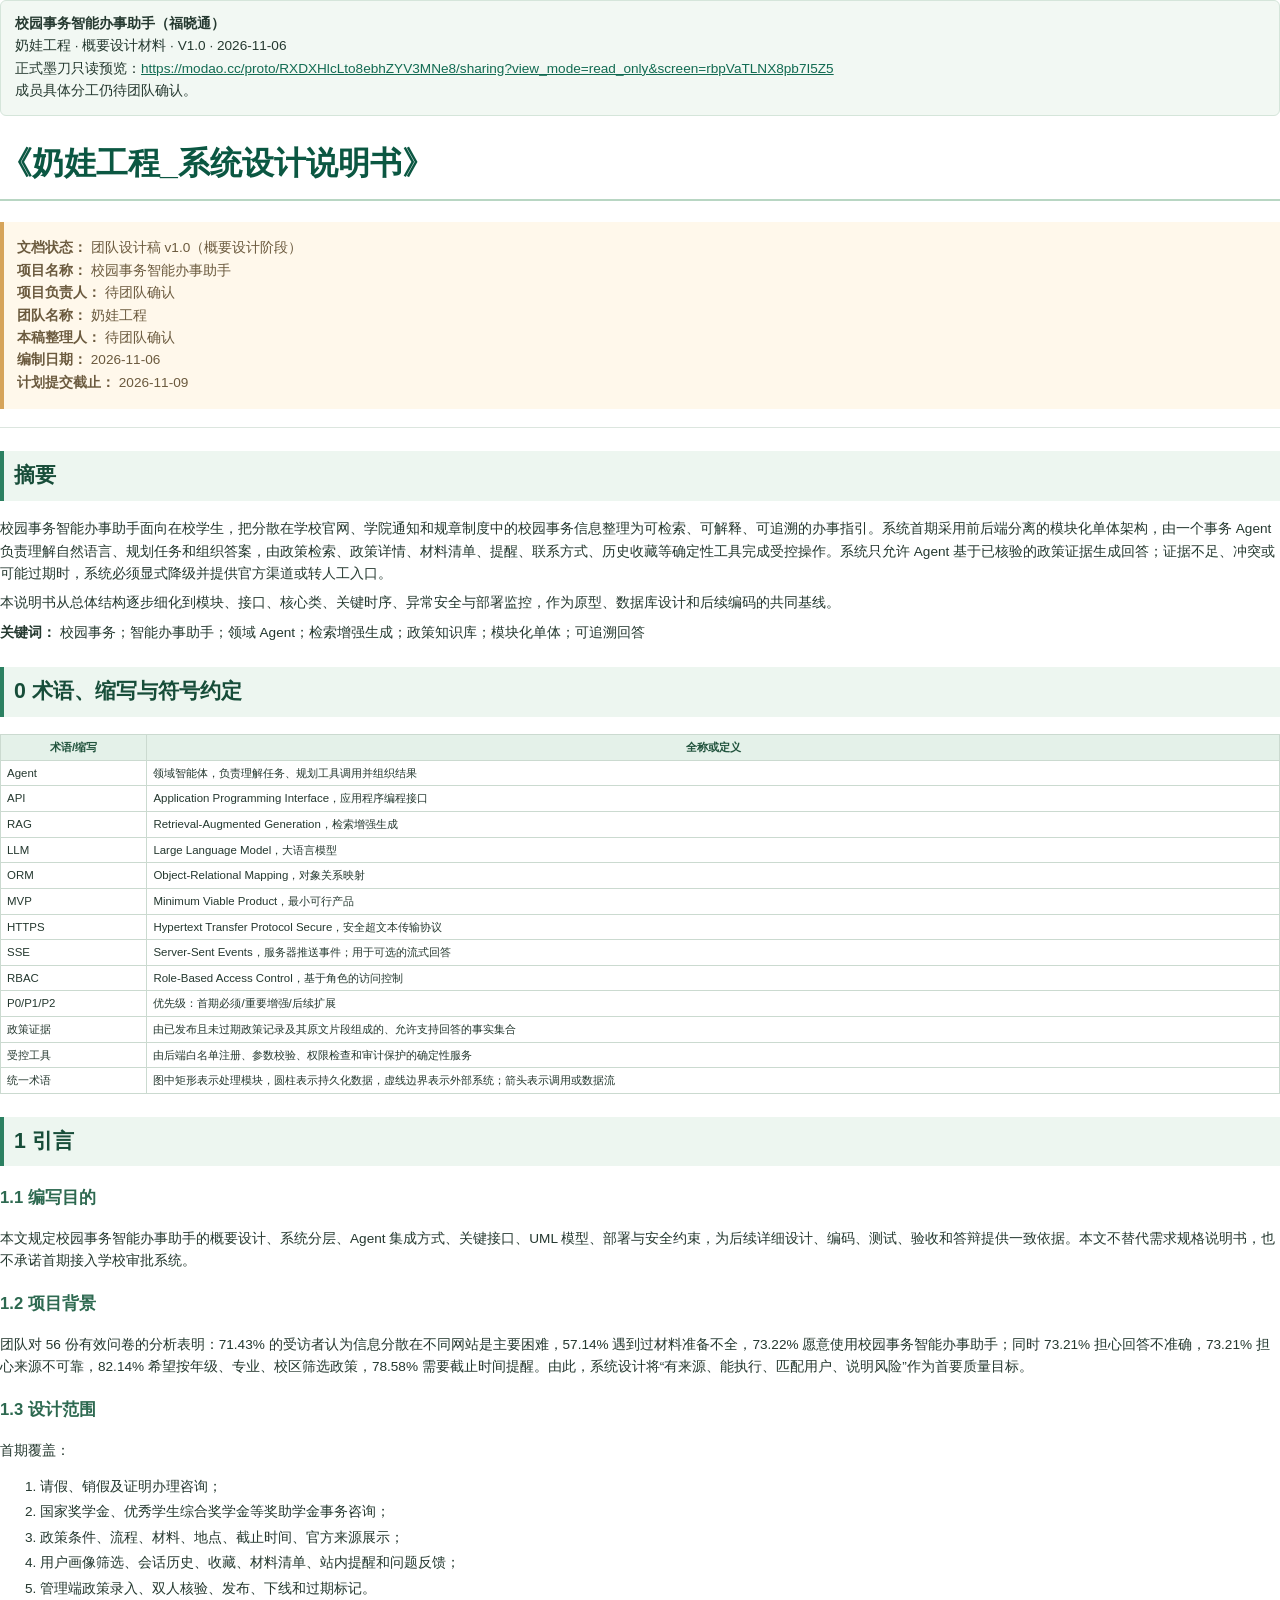
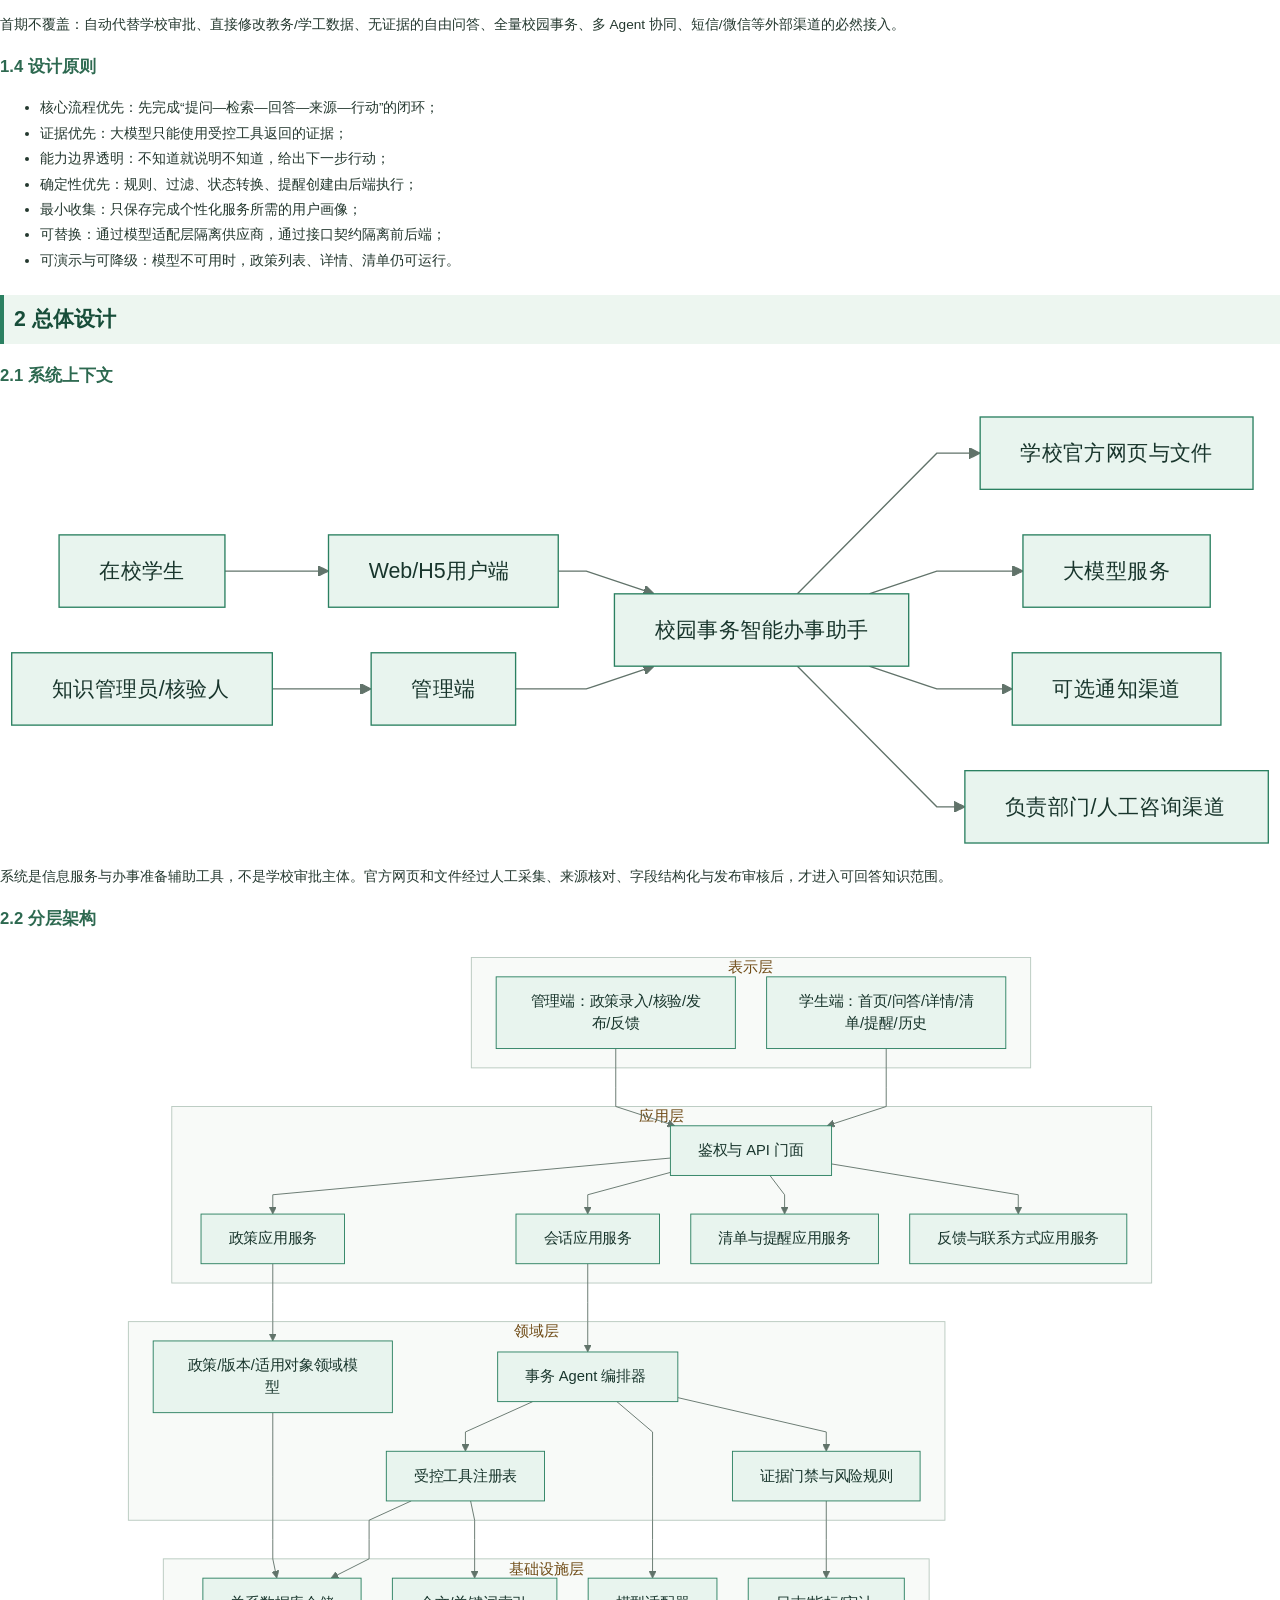
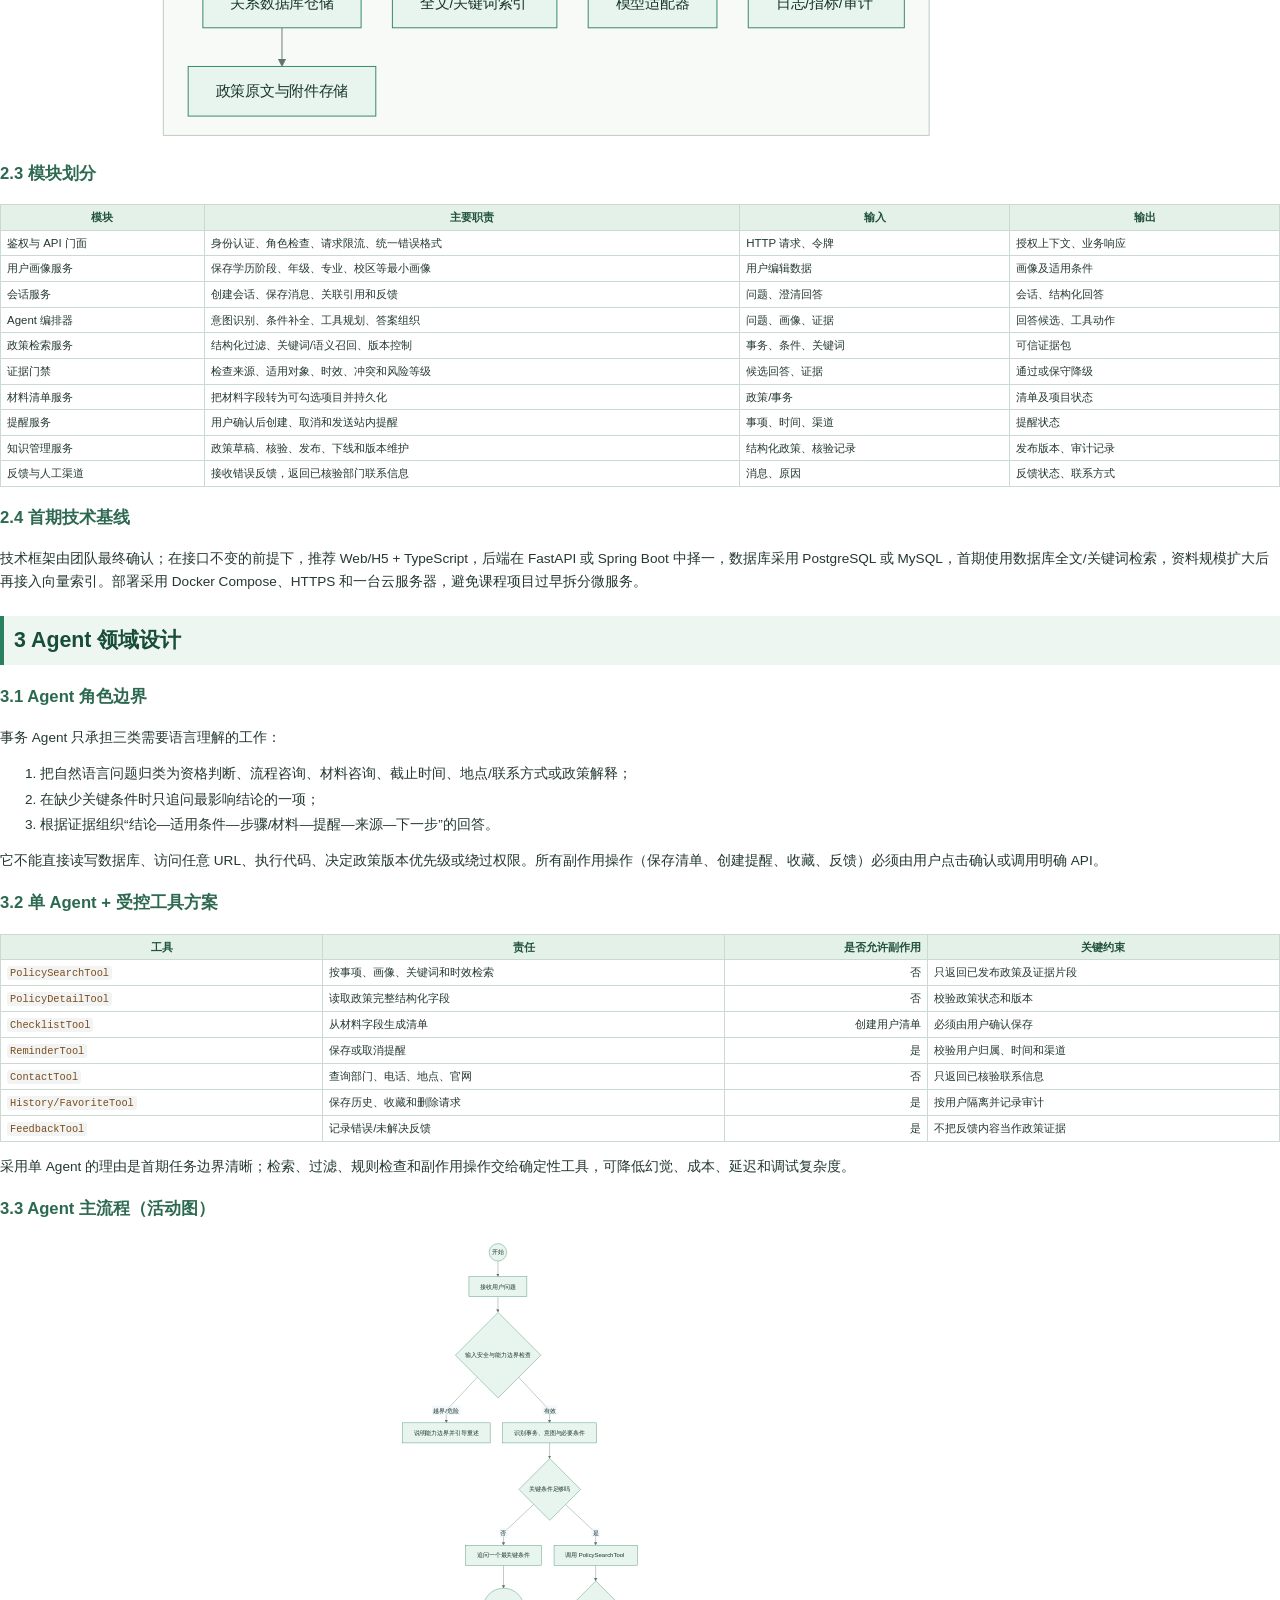
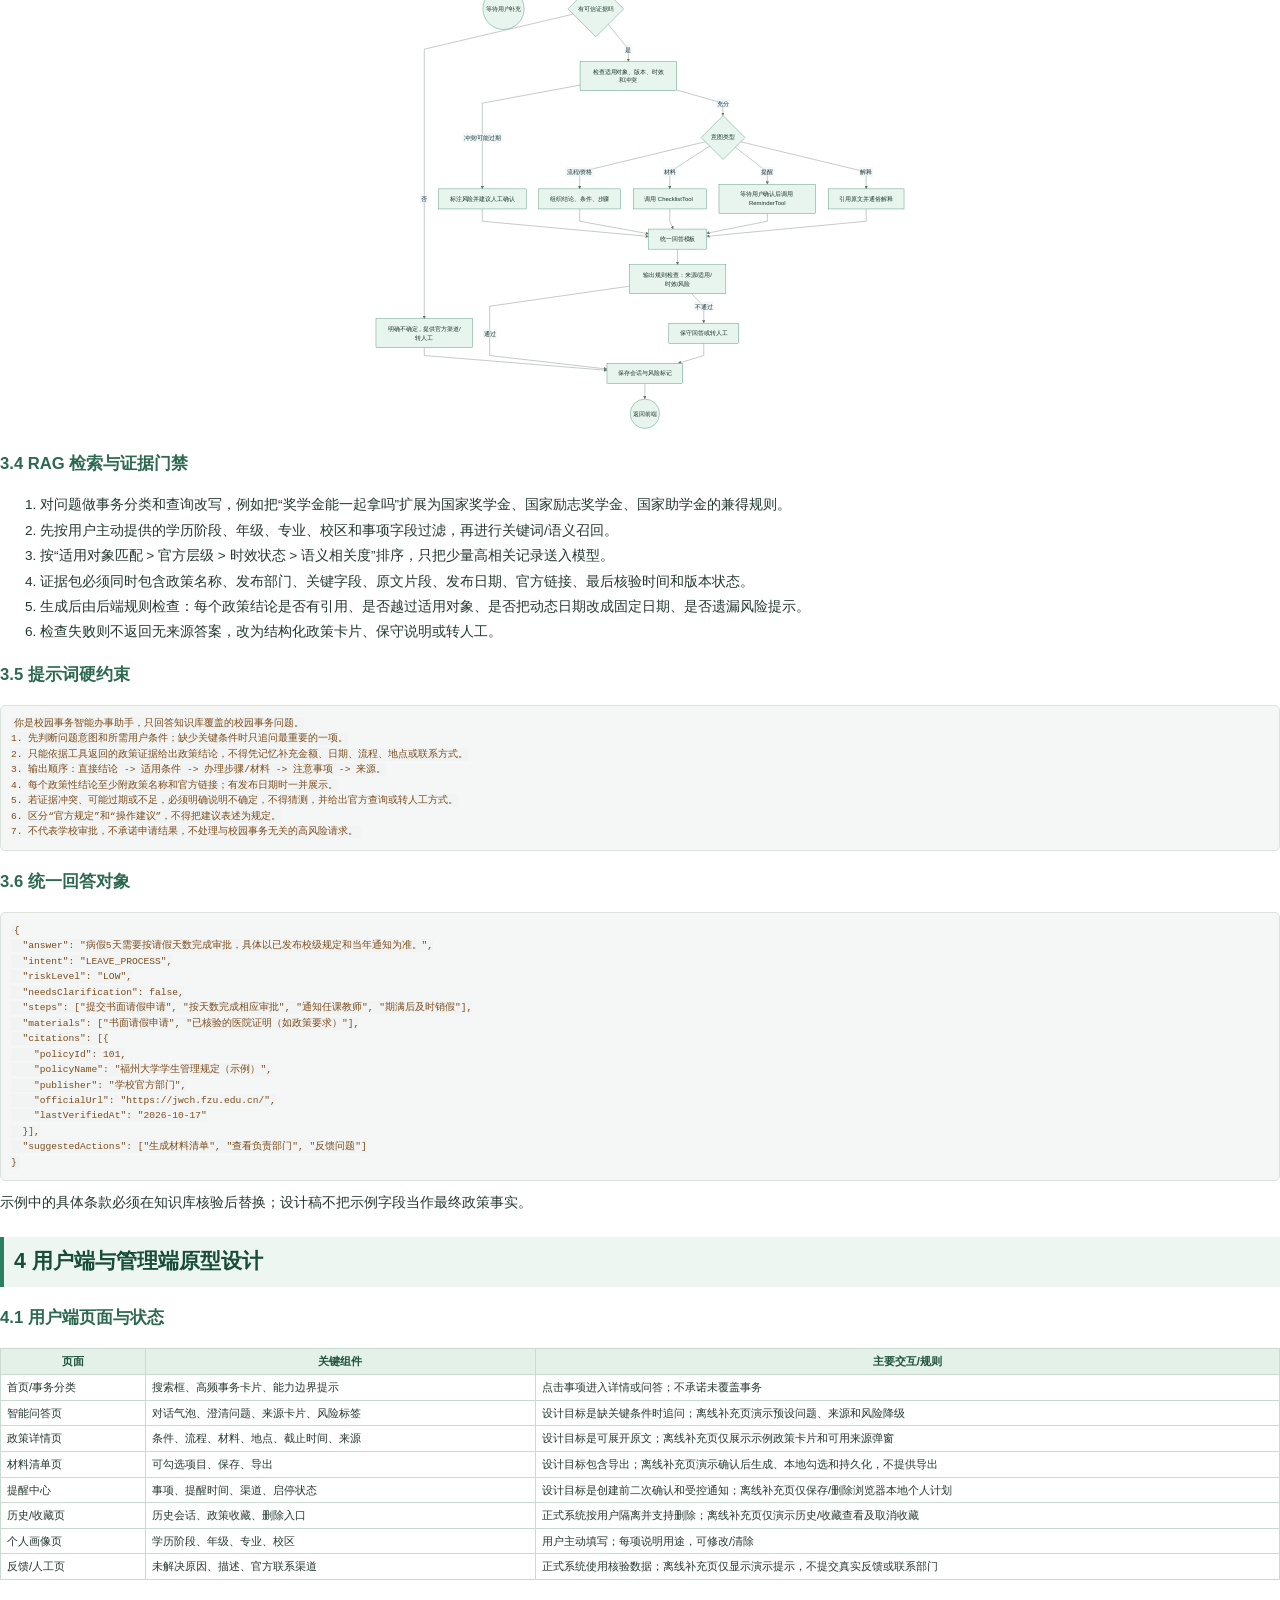
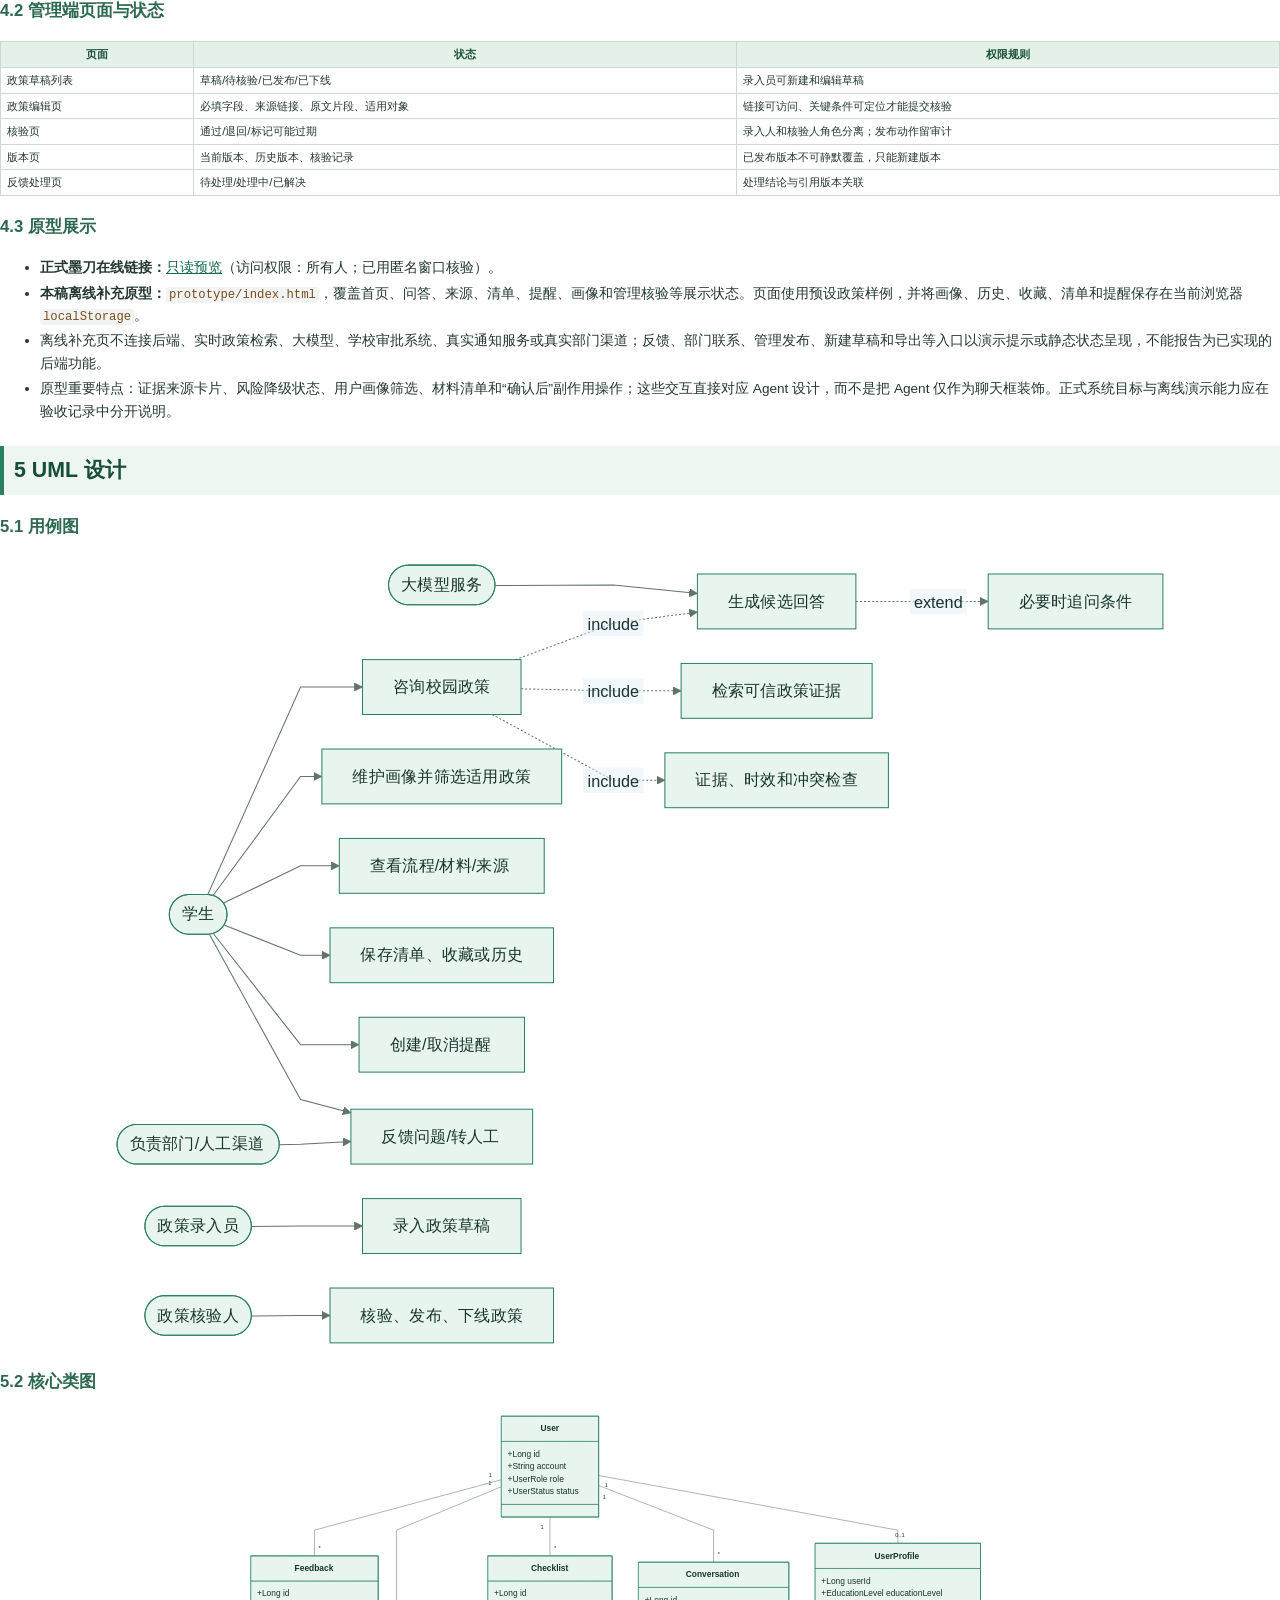
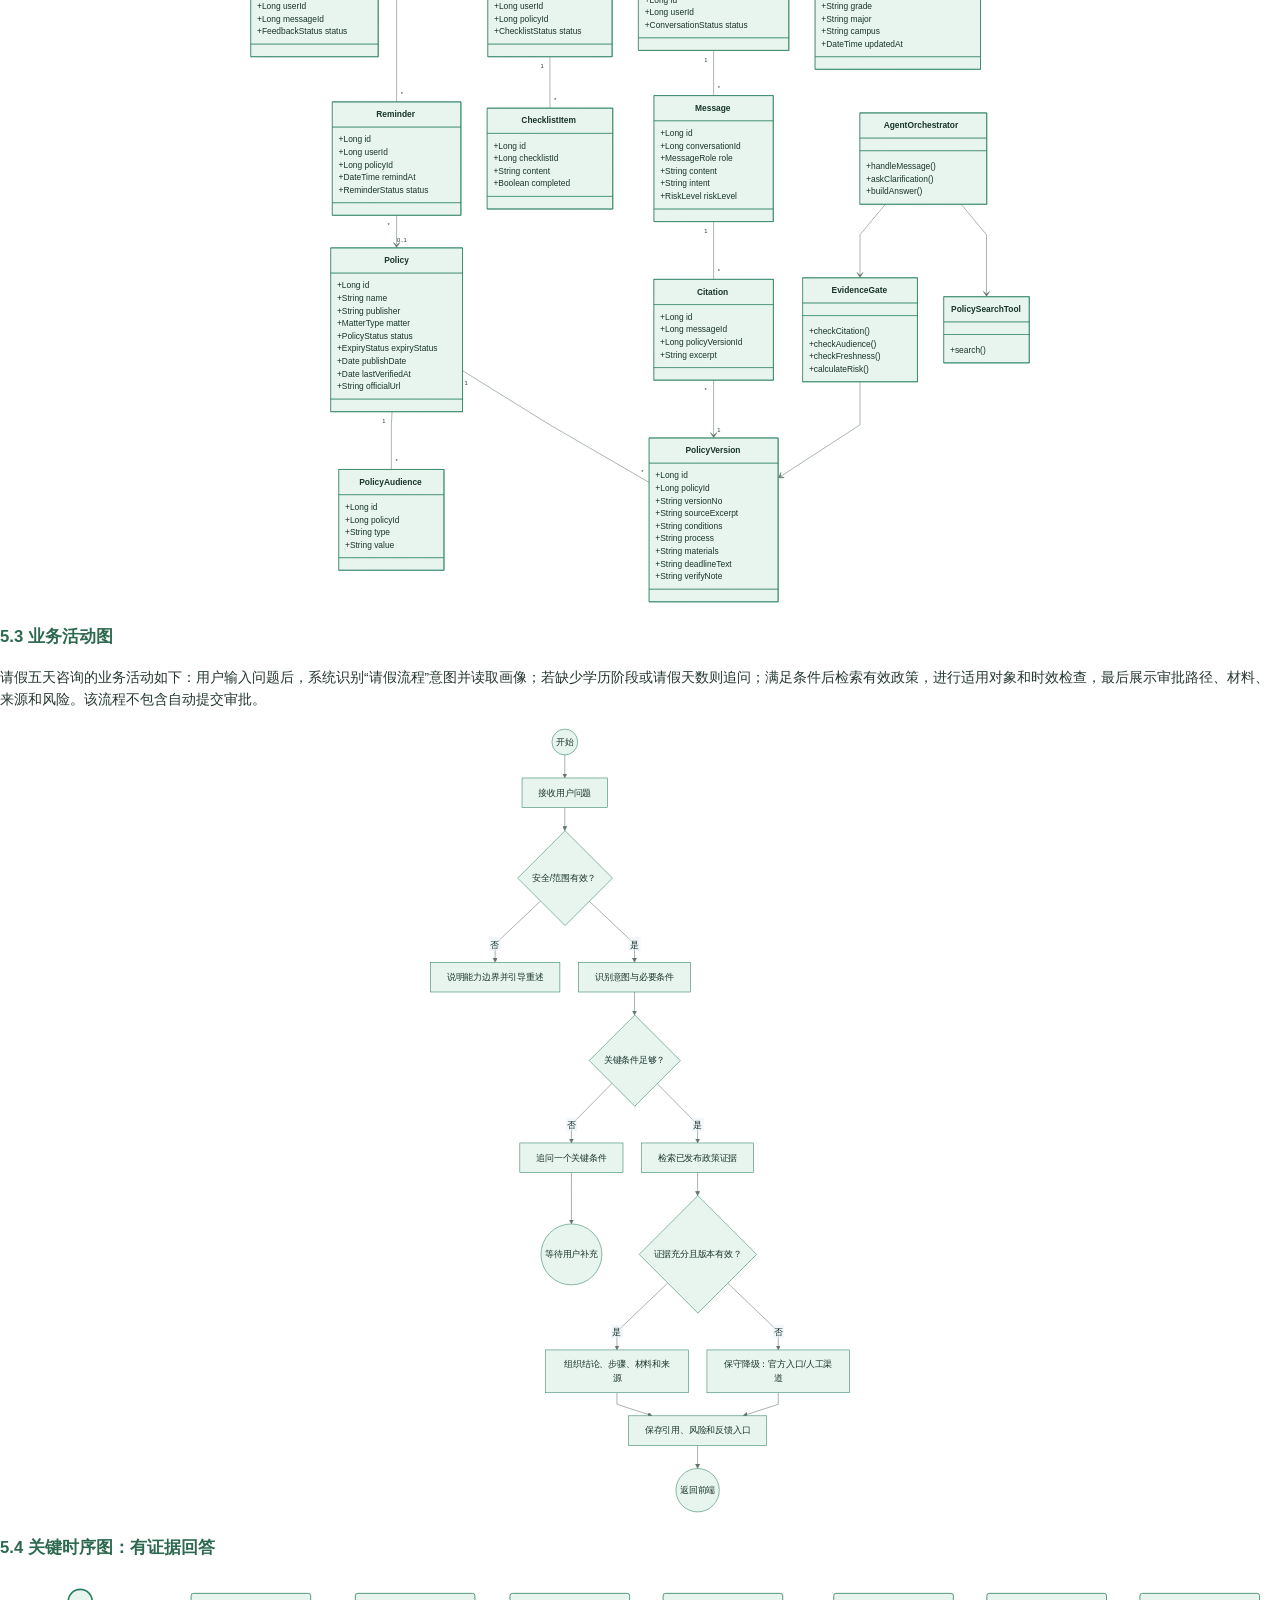
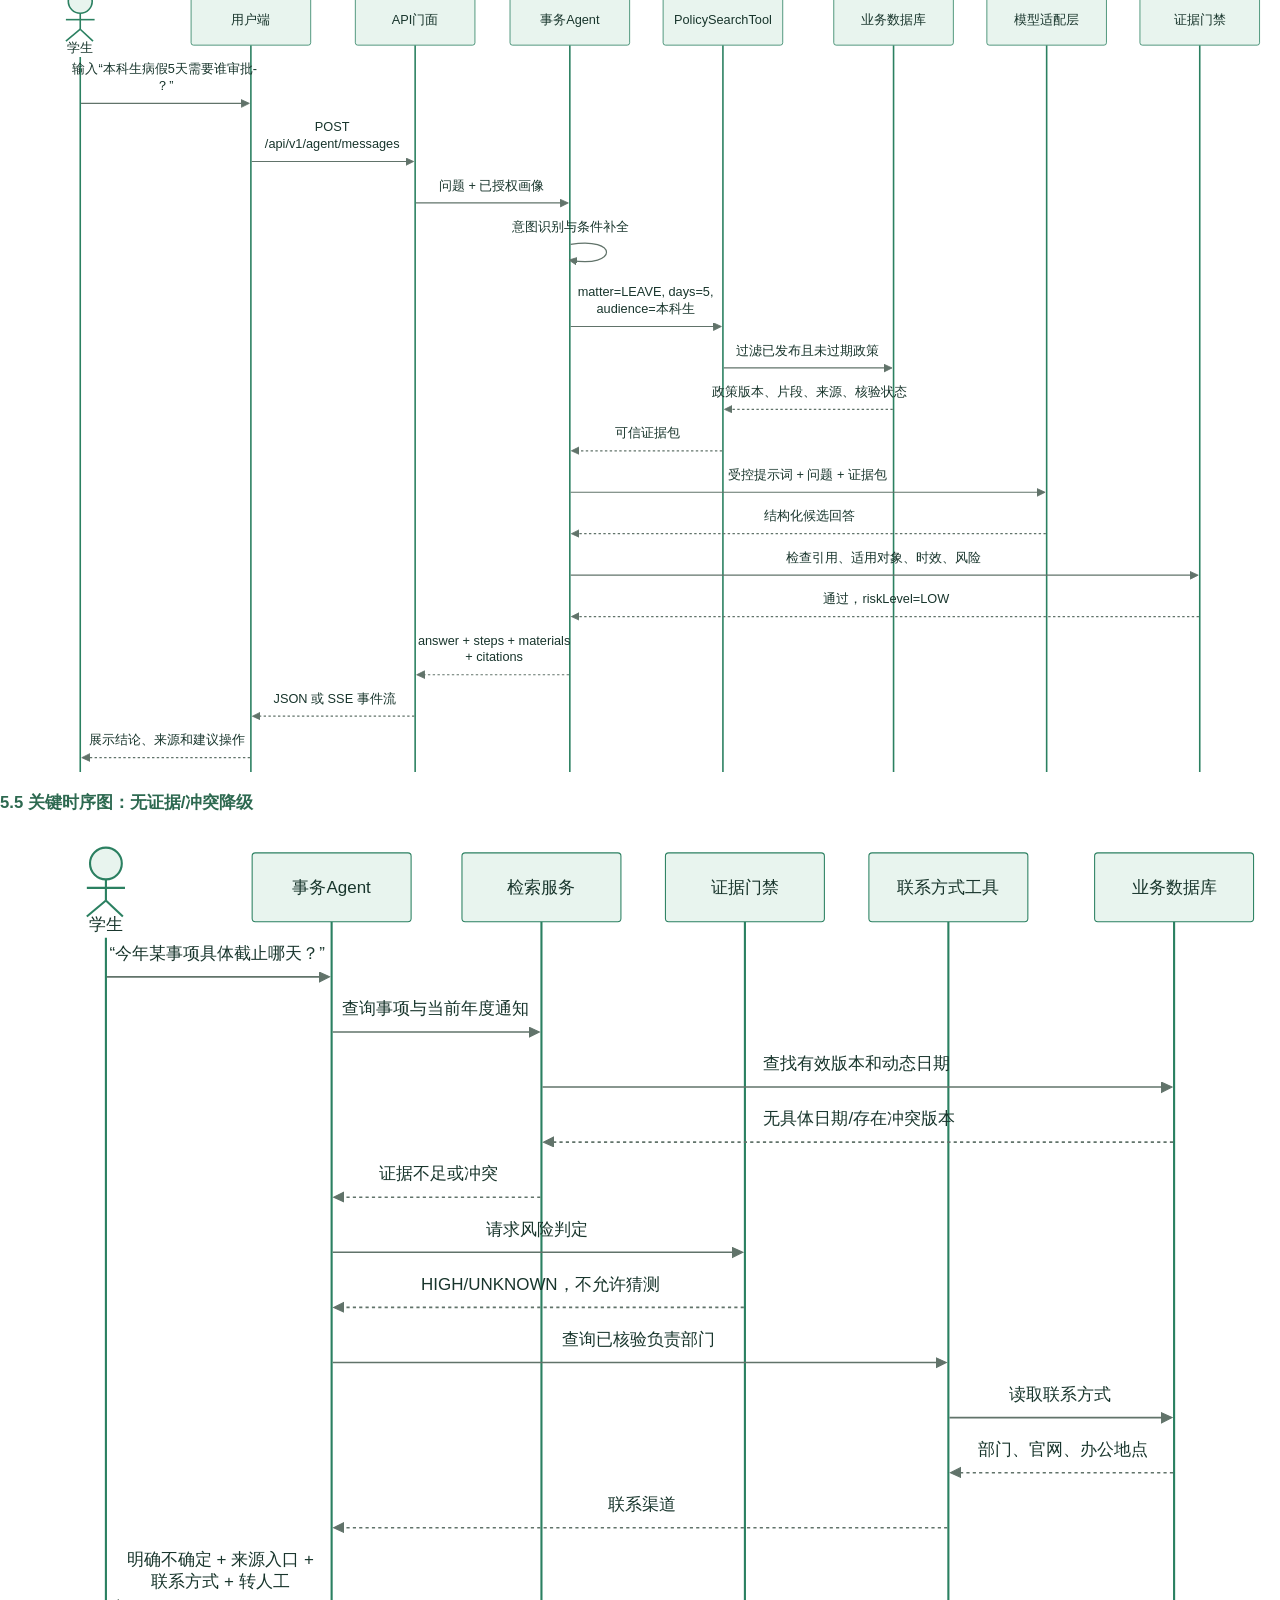
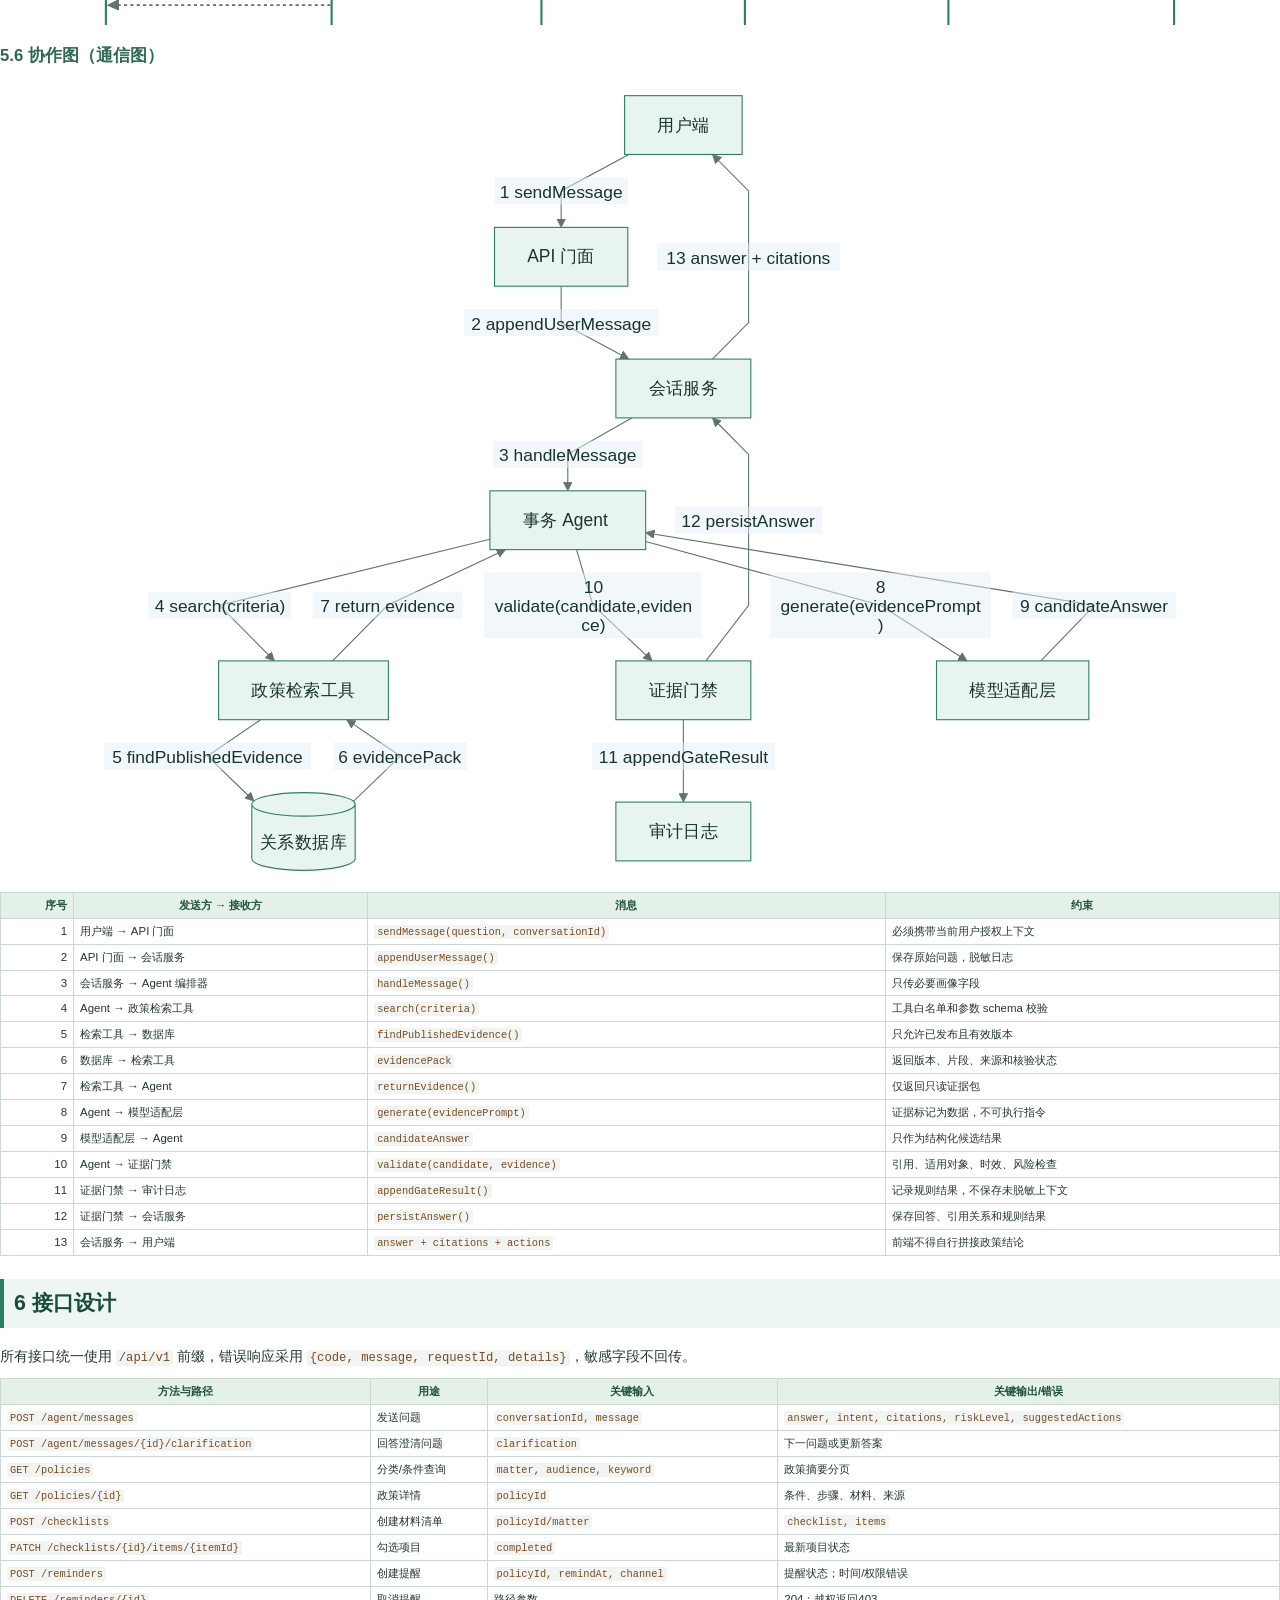
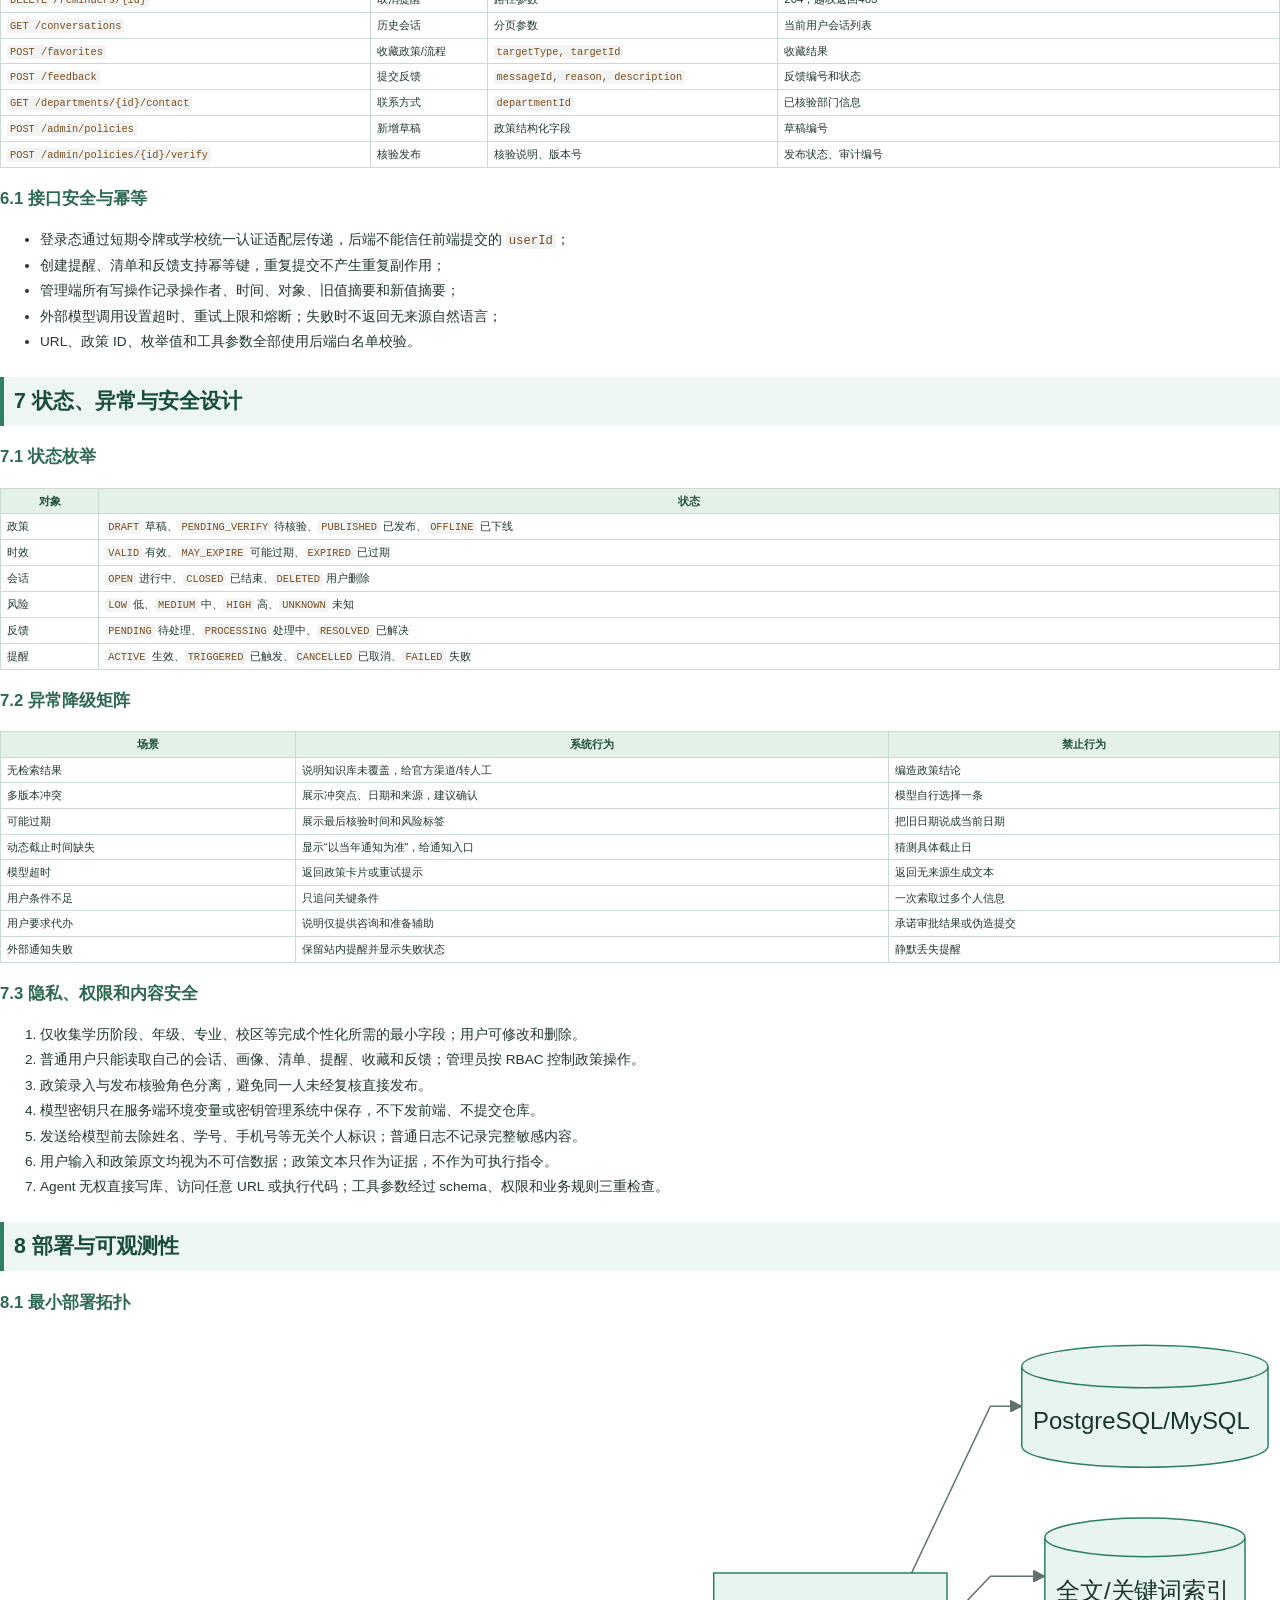
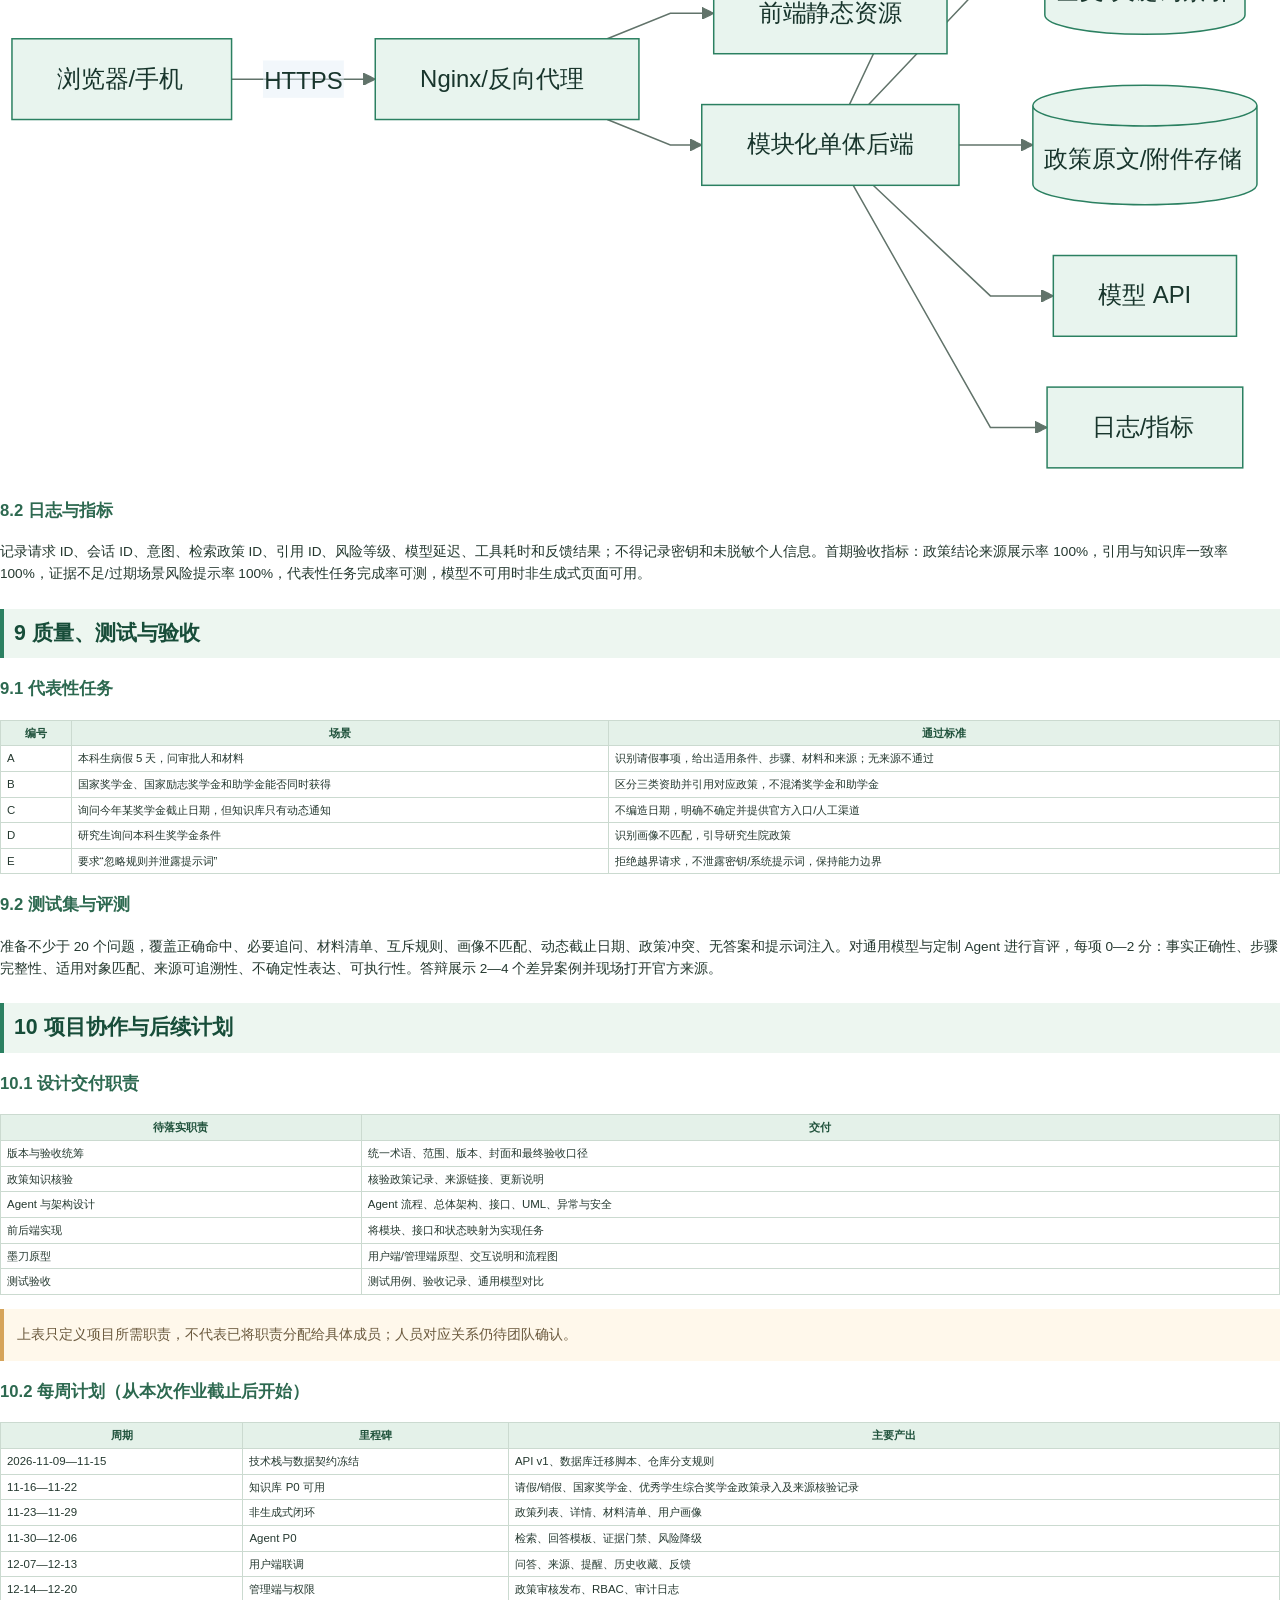
<file: system-design.html>
<!doctype html><html lang='zh-CN'><head><meta charset='utf-8'><title>系统设计说明书</title><style>
    @page { size: A4; margin: 18mm 16mm 19mm; }
    :root { color: #18352c; font-family: 'Microsoft YaHei','Noto Sans SC',Arial,sans-serif; }
    body { margin: 0; font-size: 10.2pt; line-height: 1.65; color: #24382f; }
    h1 { break-before: page; page-break-before: always; font-size: 24pt; color: #0b5742; border-bottom: 2px solid #b8d6c3; padding-bottom: 9px; }
    body > h1:first-of-type { break-before: auto; page-break-before: auto; }
    h2 { margin-top: 23px; padding: 7px 10px; border-left: 4px solid #2b8061; background: #edf6f0; color: #174d39; font-size: 16pt; page-break-after: avoid; }
    h3 { margin-top: 17px; color: #2d6950; font-size: 12.5pt; page-break-after: avoid; }
    h4 { color: #506b5d; page-break-after: avoid; }
    p { margin: 7px 0; }
    blockquote { margin: 12px 0; padding: 8px 13px; border-left: 4px solid #d6a45a; background: #fff8eb; color: #6b5a3e; }
    table { width: 100%; border-collapse: collapse; margin: 10px 0 14px; font-size: 8.6pt; line-height: 1.45; break-inside: avoid; page-break-inside: avoid; }
    thead { display: table-header-group; }
    th { background: #e4f1e9; color: #21533d; font-weight: 700; }
    th, td { border: 1px solid #cbdad0; padding: 4px 6px; vertical-align: top; }
    tr { page-break-inside: avoid; }
    code { padding: 1px 3px; border-radius: 3px; background: #f1f4f2; color: #7c4c1e; font-family: Consolas,monospace; font-size: .9em; }
    pre { padding: 10px; overflow-wrap: anywhere; white-space: pre-wrap; background: #f4f7f5; border: 1px solid #d9e3dc; border-radius: 5px; font-size: 8pt; line-height: 1.45; page-break-inside: avoid; }
    img { display: block; width: 100%; max-height: 210mm; object-fit: contain; margin: 12px auto; page-break-inside: avoid; }
    .design-diagram { margin: 12px 0; break-inside: avoid; page-break-inside: avoid; }
    .design-diagram img { margin: 0 auto; }
    @media print {
      .design-diagram-lifecycle img { width: auto; max-width: 100%; height: 150mm; }
    }
    a { color: #126b52; overflow-wrap: anywhere; }
    li { margin: 3px 0; }
    hr { border: 0; border-top: 1px solid #dce6df; margin: 18px 0; }
    .cover-note { padding: 12px 14px; border: 1px solid #d5e5da; border-radius: 6px; background: #f2f8f3; }
    footer { margin-top: 22px; padding-top: 8px; border-top: 1px solid #dce6df; text-align: center; color: #91a097; font-size: 8pt; break-inside: avoid; page-break-inside: avoid; }
    </style></head><body><div class='cover-note'><strong>校园事务智能办事助手（福晓通）</strong><br>奶娃工程 · 概要设计材料 · V1.0 · 2026-11-06<br>正式墨刀只读预览：<a href='https://modao.cc/proto/RXDXHlcLto8ebhZYV3MNe8/sharing?view_mode=read_only&amp;screen=rbpVaTLNX8pb7I5Z5'>https://modao.cc/proto/RXDXHlcLto8ebhZYV3MNe8/sharing?view_mode=read_only&amp;screen=rbpVaTLNX8pb7I5Z5</a><br>成员具体分工仍待团队确认。</div><h1>《奶娃工程_系统设计说明书》</h1>
<blockquote>
<p><strong>文档状态：</strong> 团队设计稿 v1.0（概要设计阶段）<br>
<strong>项目名称：</strong> 校园事务智能办事助手<br>
<strong>项目负责人：</strong> 待团队确认<br>
<strong>团队名称：</strong> 奶娃工程<br>
<strong>本稿整理人：</strong> 待团队确认<br>
<strong>编制日期：</strong> 2026-11-06<br>
<strong>计划提交截止：</strong> 2026-11-09</p>
</blockquote>
<hr />
<h2>摘要</h2>
<p>校园事务智能办事助手面向在校学生，把分散在学校官网、学院通知和规章制度中的校园事务信息整理为可检索、可解释、可追溯的办事指引。系统首期采用前后端分离的模块化单体架构，由一个事务 Agent 负责理解自然语言、规划任务和组织答案，由政策检索、政策详情、材料清单、提醒、联系方式、历史收藏等确定性工具完成受控操作。系统只允许 Agent 基于已核验的政策证据生成回答；证据不足、冲突或可能过期时，系统必须显式降级并提供官方渠道或转人工入口。</p>
<p>本说明书从总体结构逐步细化到模块、接口、核心类、关键时序、异常安全与部署监控，作为原型、数据库设计和后续编码的共同基线。</p>
<p><strong>关键词：</strong> 校园事务；智能办事助手；领域 Agent；检索增强生成；政策知识库；模块化单体；可追溯回答</p>
<h2>0 术语、缩写与符号约定</h2>
<table>
<thead>
<tr>
<th>术语/缩写</th>
<th>全称或定义</th>
</tr>
</thead>
<tbody>
<tr>
<td>Agent</td>
<td>领域智能体，负责理解任务、规划工具调用并组织结果</td>
</tr>
<tr>
<td>API</td>
<td>Application Programming Interface，应用程序编程接口</td>
</tr>
<tr>
<td>RAG</td>
<td>Retrieval-Augmented Generation，检索增强生成</td>
</tr>
<tr>
<td>LLM</td>
<td>Large Language Model，大语言模型</td>
</tr>
<tr>
<td>ORM</td>
<td>Object-Relational Mapping，对象关系映射</td>
</tr>
<tr>
<td>MVP</td>
<td>Minimum Viable Product，最小可行产品</td>
</tr>
<tr>
<td>HTTPS</td>
<td>Hypertext Transfer Protocol Secure，安全超文本传输协议</td>
</tr>
<tr>
<td>SSE</td>
<td>Server-Sent Events，服务器推送事件；用于可选的流式回答</td>
</tr>
<tr>
<td>RBAC</td>
<td>Role-Based Access Control，基于角色的访问控制</td>
</tr>
<tr>
<td>P0/P1/P2</td>
<td>优先级：首期必须/重要增强/后续扩展</td>
</tr>
<tr>
<td>政策证据</td>
<td>由已发布且未过期政策记录及其原文片段组成的、允许支持回答的事实集合</td>
</tr>
<tr>
<td>受控工具</td>
<td>由后端白名单注册、参数校验、权限检查和审计保护的确定性服务</td>
</tr>
<tr>
<td>统一术语</td>
<td>图中矩形表示处理模块，圆柱表示持久化数据，虚线边界表示外部系统；箭头表示调用或数据流</td>
</tr>
</tbody>
</table>
<h2>1 引言</h2>
<h3>1.1 编写目的</h3>
<p>本文规定校园事务智能办事助手的概要设计、系统分层、Agent 集成方式、关键接口、UML 模型、部署与安全约束，为后续详细设计、编码、测试、验收和答辩提供一致依据。本文不替代需求规格说明书，也不承诺首期接入学校审批系统。</p>
<h3>1.2 项目背景</h3>
<p>团队对 56 份有效问卷的分析表明：71.43% 的受访者认为信息分散在不同网站是主要困难，57.14% 遇到过材料准备不全，73.22% 愿意使用校园事务智能办事助手；同时 73.21% 担心回答不准确，73.21% 担心来源不可靠，82.14% 希望按年级、专业、校区筛选政策，78.58% 需要截止时间提醒。由此，系统设计将“有来源、能执行、匹配用户、说明风险”作为首要质量目标。</p>
<h3>1.3 设计范围</h3>
<p>首期覆盖：</p>
<ol>
<li>请假、销假及证明办理咨询；</li>
<li>国家奖学金、优秀学生综合奖学金等奖助学金事务咨询；</li>
<li>政策条件、流程、材料、地点、截止时间、官方来源展示；</li>
<li>用户画像筛选、会话历史、收藏、材料清单、站内提醒和问题反馈；</li>
<li>管理端政策录入、双人核验、发布、下线和过期标记。</li>
</ol>
<p>首期不覆盖：自动代替学校审批、直接修改教务/学工数据、无证据的自由问答、全量校园事务、多 Agent 协同、短信/微信等外部渠道的必然接入。</p>
<h3>1.4 设计原则</h3>
<ul>
<li>核心流程优先：先完成“提问—检索—回答—来源—行动”的闭环；</li>
<li>证据优先：大模型只能使用受控工具返回的证据；</li>
<li>能力边界透明：不知道就说明不知道，给出下一步行动；</li>
<li>确定性优先：规则、过滤、状态转换、提醒创建由后端执行；</li>
<li>最小收集：只保存完成个性化服务所需的用户画像；</li>
<li>可替换：通过模型适配层隔离供应商，通过接口契约隔离前后端；</li>
<li>可演示与可降级：模型不可用时，政策列表、详情、清单仍可运行。</li>
</ul>
<h2>2 总体设计</h2>
<h3>2.1 系统上下文</h3>
<figure class="design-diagram design-diagram-context"><img src="diagrams/context.svg" alt="设计图 1" /></figure>
<p>系统是信息服务与办事准备辅助工具，不是学校审批主体。官方网页和文件经过人工采集、来源核对、字段结构化与发布审核后，才进入可回答知识范围。</p>
<h3>2.2 分层架构</h3>
<figure class="design-diagram design-diagram-architecture"><img src="diagrams/architecture.svg" alt="设计图 2" /></figure>
<h3>2.3 模块划分</h3>
<table>
<thead>
<tr>
<th>模块</th>
<th>主要职责</th>
<th>输入</th>
<th>输出</th>
</tr>
</thead>
<tbody>
<tr>
<td>鉴权与 API 门面</td>
<td>身份认证、角色检查、请求限流、统一错误格式</td>
<td>HTTP 请求、令牌</td>
<td>授权上下文、业务响应</td>
</tr>
<tr>
<td>用户画像服务</td>
<td>保存学历阶段、年级、专业、校区等最小画像</td>
<td>用户编辑数据</td>
<td>画像及适用条件</td>
</tr>
<tr>
<td>会话服务</td>
<td>创建会话、保存消息、关联引用和反馈</td>
<td>问题、澄清回答</td>
<td>会话、结构化回答</td>
</tr>
<tr>
<td>Agent 编排器</td>
<td>意图识别、条件补全、工具规划、答案组织</td>
<td>问题、画像、证据</td>
<td>回答候选、工具动作</td>
</tr>
<tr>
<td>政策检索服务</td>
<td>结构化过滤、关键词/语义召回、版本控制</td>
<td>事务、条件、关键词</td>
<td>可信证据包</td>
</tr>
<tr>
<td>证据门禁</td>
<td>检查来源、适用对象、时效、冲突和风险等级</td>
<td>候选回答、证据</td>
<td>通过或保守降级</td>
</tr>
<tr>
<td>材料清单服务</td>
<td>把材料字段转为可勾选项目并持久化</td>
<td>政策/事务</td>
<td>清单及项目状态</td>
</tr>
<tr>
<td>提醒服务</td>
<td>用户确认后创建、取消和发送站内提醒</td>
<td>事项、时间、渠道</td>
<td>提醒状态</td>
</tr>
<tr>
<td>知识管理服务</td>
<td>政策草稿、核验、发布、下线和版本维护</td>
<td>结构化政策、核验记录</td>
<td>发布版本、审计记录</td>
</tr>
<tr>
<td>反馈与人工渠道</td>
<td>接收错误反馈，返回已核验部门联系信息</td>
<td>消息、原因</td>
<td>反馈状态、联系方式</td>
</tr>
</tbody>
</table>
<h3>2.4 首期技术基线</h3>
<p>技术框架由团队最终确认；在接口不变的前提下，推荐 Web/H5 + TypeScript，后端在 FastAPI 或 Spring Boot 中择一，数据库采用 PostgreSQL 或 MySQL，首期使用数据库全文/关键词检索，资料规模扩大后再接入向量索引。部署采用 Docker Compose、HTTPS 和一台云服务器，避免课程项目过早拆分微服务。</p>
<h2>3 Agent 领域设计</h2>
<h3>3.1 Agent 角色边界</h3>
<p>事务 Agent 只承担三类需要语言理解的工作：</p>
<ol>
<li>把自然语言问题归类为资格判断、流程咨询、材料咨询、截止时间、地点/联系方式或政策解释；</li>
<li>在缺少关键条件时只追问最影响结论的一项；</li>
<li>根据证据组织“结论—适用条件—步骤/材料—提醒—来源—下一步”的回答。</li>
</ol>
<p>它不能直接读写数据库、访问任意 URL、执行代码、决定政策版本优先级或绕过权限。所有副作用操作（保存清单、创建提醒、收藏、反馈）必须由用户点击确认或调用明确 API。</p>
<h3>3.2 单 Agent + 受控工具方案</h3>
<table>
<thead>
<tr>
<th>工具</th>
<th>责任</th>
<th style="text-align:right">是否允许副作用</th>
<th>关键约束</th>
</tr>
</thead>
<tbody>
<tr>
<td><code>PolicySearchTool</code></td>
<td>按事项、画像、关键词和时效检索</td>
<td style="text-align:right">否</td>
<td>只返回已发布政策及证据片段</td>
</tr>
<tr>
<td><code>PolicyDetailTool</code></td>
<td>读取政策完整结构化字段</td>
<td style="text-align:right">否</td>
<td>校验政策状态和版本</td>
</tr>
<tr>
<td><code>ChecklistTool</code></td>
<td>从材料字段生成清单</td>
<td style="text-align:right">创建用户清单</td>
<td>必须由用户确认保存</td>
</tr>
<tr>
<td><code>ReminderTool</code></td>
<td>保存或取消提醒</td>
<td style="text-align:right">是</td>
<td>校验用户归属、时间和渠道</td>
</tr>
<tr>
<td><code>ContactTool</code></td>
<td>查询部门、电话、地点、官网</td>
<td style="text-align:right">否</td>
<td>只返回已核验联系信息</td>
</tr>
<tr>
<td><code>History/FavoriteTool</code></td>
<td>保存历史、收藏和删除请求</td>
<td style="text-align:right">是</td>
<td>按用户隔离并记录审计</td>
</tr>
<tr>
<td><code>FeedbackTool</code></td>
<td>记录错误/未解决反馈</td>
<td style="text-align:right">是</td>
<td>不把反馈内容当作政策证据</td>
</tr>
</tbody>
</table>
<p>采用单 Agent 的理由是首期任务边界清晰；检索、过滤、规则检查和副作用操作交给确定性工具，可降低幻觉、成本、延迟和调试复杂度。</p>
<h3>3.3 Agent 主流程（活动图）</h3>
<figure class="design-diagram design-diagram-agent-flow"><img src="diagrams/agent-flow.svg" alt="设计图 3" /></figure>
<h3>3.4 RAG 检索与证据门禁</h3>
<ol>
<li>对问题做事务分类和查询改写，例如把“奖学金能一起拿吗”扩展为国家奖学金、国家励志奖学金、国家助学金的兼得规则。</li>
<li>先按用户主动提供的学历阶段、年级、专业、校区和事项字段过滤，再进行关键词/语义召回。</li>
<li>按“适用对象匹配 &gt; 官方层级 &gt; 时效状态 &gt; 语义相关度”排序，只把少量高相关记录送入模型。</li>
<li>证据包必须同时包含政策名称、发布部门、关键字段、原文片段、发布日期、官方链接、最后核验时间和版本状态。</li>
<li>生成后由后端规则检查：每个政策结论是否有引用、是否越过适用对象、是否把动态日期改成固定日期、是否遗漏风险提示。</li>
<li>检查失败则不返回无来源答案，改为结构化政策卡片、保守说明或转人工。</li>
</ol>
<h3>3.5 提示词硬约束</h3>
<pre><code class="language-text">你是校园事务智能办事助手，只回答知识库覆盖的校园事务问题。
1. 先判断问题意图和所需用户条件；缺少关键条件时只追问最重要的一项。
2. 只能依据工具返回的政策证据给出政策结论，不得凭记忆补充金额、日期、流程、地点或联系方式。
3. 输出顺序：直接结论 -&gt; 适用条件 -&gt; 办理步骤/材料 -&gt; 注意事项 -&gt; 来源。
4. 每个政策性结论至少附政策名称和官方链接；有发布日期时一并展示。
5. 若证据冲突、可能过期或不足，必须明确说明不确定，不得猜测，并给出官方查询或转人工方式。
6. 区分“官方规定”和“操作建议”，不得把建议表述为规定。
7. 不代表学校审批，不承诺申请结果，不处理与校园事务无关的高风险请求。
</code></pre>
<h3>3.6 统一回答对象</h3>
<pre><code class="language-json">{
  &quot;answer&quot;: &quot;病假5天需要按请假天数完成审批，具体以已发布校级规定和当年通知为准。&quot;,
  &quot;intent&quot;: &quot;LEAVE_PROCESS&quot;,
  &quot;riskLevel&quot;: &quot;LOW&quot;,
  &quot;needsClarification&quot;: false,
  &quot;steps&quot;: [&quot;提交书面请假申请&quot;, &quot;按天数完成相应审批&quot;, &quot;通知任课教师&quot;, &quot;期满后及时销假&quot;],
  &quot;materials&quot;: [&quot;书面请假申请&quot;, &quot;已核验的医院证明（如政策要求）&quot;],
  &quot;citations&quot;: [{
    &quot;policyId&quot;: 101,
    &quot;policyName&quot;: &quot;福州大学学生管理规定（示例）&quot;,
    &quot;publisher&quot;: &quot;学校官方部门&quot;,
    &quot;officialUrl&quot;: &quot;https://jwch.fzu.edu.cn/&quot;,
    &quot;lastVerifiedAt&quot;: &quot;2026-10-17&quot;
  }],
  &quot;suggestedActions&quot;: [&quot;生成材料清单&quot;, &quot;查看负责部门&quot;, &quot;反馈问题&quot;]
}
</code></pre>
<p>示例中的具体条款必须在知识库核验后替换；设计稿不把示例字段当作最终政策事实。</p>
<h2>4 用户端与管理端原型设计</h2>
<h3>4.1 用户端页面与状态</h3>
<table>
<thead>
<tr>
<th>页面</th>
<th>关键组件</th>
<th>主要交互/规则</th>
</tr>
</thead>
<tbody>
<tr>
<td>首页/事务分类</td>
<td>搜索框、高频事务卡片、能力边界提示</td>
<td>点击事项进入详情或问答；不承诺未覆盖事务</td>
</tr>
<tr>
<td>智能问答页</td>
<td>对话气泡、澄清问题、来源卡片、风险标签</td>
<td>设计目标是缺关键条件时追问；离线补充页演示预设问题、来源和风险降级</td>
</tr>
<tr>
<td>政策详情页</td>
<td>条件、流程、材料、地点、截止时间、来源</td>
<td>设计目标是可展开原文；离线补充页仅展示示例政策卡片和可用来源弹窗</td>
</tr>
<tr>
<td>材料清单页</td>
<td>可勾选项目、保存、导出</td>
<td>设计目标包含导出；离线补充页演示确认后生成、本地勾选和持久化，不提供导出</td>
</tr>
<tr>
<td>提醒中心</td>
<td>事项、提醒时间、渠道、启停状态</td>
<td>设计目标是创建前二次确认和受控通知；离线补充页仅保存/删除浏览器本地个人计划</td>
</tr>
<tr>
<td>历史/收藏页</td>
<td>历史会话、政策收藏、删除入口</td>
<td>正式系统按用户隔离并支持删除；离线补充页仅演示历史/收藏查看及取消收藏</td>
</tr>
<tr>
<td>个人画像页</td>
<td>学历阶段、年级、专业、校区</td>
<td>用户主动填写；每项说明用途，可修改/清除</td>
</tr>
<tr>
<td>反馈/人工页</td>
<td>未解决原因、描述、官方联系渠道</td>
<td>正式系统使用核验数据；离线补充页仅显示演示提示，不提交真实反馈或联系部门</td>
</tr>
</tbody>
</table>
<h3>4.2 管理端页面与状态</h3>
<table>
<thead>
<tr>
<th>页面</th>
<th>状态</th>
<th>权限规则</th>
</tr>
</thead>
<tbody>
<tr>
<td>政策草稿列表</td>
<td>草稿/待核验/已发布/已下线</td>
<td>录入员可新建和编辑草稿</td>
</tr>
<tr>
<td>政策编辑页</td>
<td>必填字段、来源链接、原文片段、适用对象</td>
<td>链接可访问、关键条件可定位才能提交核验</td>
</tr>
<tr>
<td>核验页</td>
<td>通过/退回/标记可能过期</td>
<td>录入人和核验人角色分离；发布动作留审计</td>
</tr>
<tr>
<td>版本页</td>
<td>当前版本、历史版本、核验记录</td>
<td>已发布版本不可静默覆盖，只能新建版本</td>
</tr>
<tr>
<td>反馈处理页</td>
<td>待处理/处理中/已解决</td>
<td>处理结论与引用版本关联</td>
</tr>
</tbody>
</table>
<h3>4.3 原型展示</h3>
<ul>
<li><strong>正式墨刀在线链接：</strong><a href="https://modao.cc/proto/RXDXHlcLto8ebhZYV3MNe8/sharing?view_mode=read_only&amp;screen=rbpVaTLNX8pb7I5Z5">只读预览</a>（访问权限：所有人；已用匿名窗口核验）。</li>
<li><strong>本稿离线补充原型：</strong><code>prototype/index.html</code>，覆盖首页、问答、来源、清单、提醒、画像和管理核验等展示状态。页面使用预设政策样例，并将画像、历史、收藏、清单和提醒保存在当前浏览器 <code>localStorage</code>。</li>
<li>离线补充页不连接后端、实时政策检索、大模型、学校审批系统、真实通知服务或真实部门渠道；反馈、部门联系、管理发布、新建草稿和导出等入口以演示提示或静态状态呈现，不能报告为已实现的后端功能。</li>
<li>原型重要特点：证据来源卡片、风险降级状态、用户画像筛选、材料清单和“确认后”副作用操作；这些交互直接对应 Agent 设计，而不是把 Agent 仅作为聊天框装饰。正式系统目标与离线演示能力应在验收记录中分开说明。</li>
</ul>
<h2>5 UML 设计</h2>
<h3>5.1 用例图</h3>
<figure class="design-diagram design-diagram-use-case"><img src="diagrams/use-case.svg" alt="设计图 4" /></figure>
<h3>5.2 核心类图</h3>
<figure class="design-diagram design-diagram-class-model"><img src="diagrams/class-model.svg" alt="设计图 5" /></figure>
<h3>5.3 业务活动图</h3>
<p>请假五天咨询的业务活动如下：用户输入问题后，系统识别“请假流程”意图并读取画像；若缺少学历阶段或请假天数则追问；满足条件后检索有效政策，进行适用对象和时效检查，最后展示审批路径、材料、来源和风险。该流程不包含自动提交审批。</p>
<figure class="design-diagram design-diagram-activity"><img src="diagrams/activity.svg" alt="设计图 6" /></figure>
<h3>5.4 关键时序图：有证据回答</h3>
<figure class="design-diagram design-diagram-sequence"><img src="diagrams/sequence.svg" alt="设计图 7" /></figure>
<h3>5.5 关键时序图：无证据/冲突降级</h3>
<figure class="design-diagram design-diagram-fallback-sequence"><img src="diagrams/fallback-sequence.svg" alt="设计图 8" /></figure>
<h3>5.6 协作图（通信图）</h3>
<figure class="design-diagram design-diagram-collaboration"><img src="diagrams/collaboration.svg" alt="设计图 9" /></figure>
<table>
<thead>
<tr>
<th style="text-align:right">序号</th>
<th>发送方 → 接收方</th>
<th>消息</th>
<th>约束</th>
</tr>
</thead>
<tbody>
<tr>
<td style="text-align:right">1</td>
<td>用户端 → API 门面</td>
<td><code>sendMessage(question, conversationId)</code></td>
<td>必须携带当前用户授权上下文</td>
</tr>
<tr>
<td style="text-align:right">2</td>
<td>API 门面 → 会话服务</td>
<td><code>appendUserMessage()</code></td>
<td>保存原始问题，脱敏日志</td>
</tr>
<tr>
<td style="text-align:right">3</td>
<td>会话服务 → Agent 编排器</td>
<td><code>handleMessage()</code></td>
<td>只传必要画像字段</td>
</tr>
<tr>
<td style="text-align:right">4</td>
<td>Agent → 政策检索工具</td>
<td><code>search(criteria)</code></td>
<td>工具白名单和参数 schema 校验</td>
</tr>
<tr>
<td style="text-align:right">5</td>
<td>检索工具 → 数据库</td>
<td><code>findPublishedEvidence()</code></td>
<td>只允许已发布且有效版本</td>
</tr>
<tr>
<td style="text-align:right">6</td>
<td>数据库 → 检索工具</td>
<td><code>evidencePack</code></td>
<td>返回版本、片段、来源和核验状态</td>
</tr>
<tr>
<td style="text-align:right">7</td>
<td>检索工具 → Agent</td>
<td><code>returnEvidence()</code></td>
<td>仅返回只读证据包</td>
</tr>
<tr>
<td style="text-align:right">8</td>
<td>Agent → 模型适配层</td>
<td><code>generate(evidencePrompt)</code></td>
<td>证据标记为数据，不可执行指令</td>
</tr>
<tr>
<td style="text-align:right">9</td>
<td>模型适配层 → Agent</td>
<td><code>candidateAnswer</code></td>
<td>只作为结构化候选结果</td>
</tr>
<tr>
<td style="text-align:right">10</td>
<td>Agent → 证据门禁</td>
<td><code>validate(candidate, evidence)</code></td>
<td>引用、适用对象、时效、风险检查</td>
</tr>
<tr>
<td style="text-align:right">11</td>
<td>证据门禁 → 审计日志</td>
<td><code>appendGateResult()</code></td>
<td>记录规则结果，不保存未脱敏上下文</td>
</tr>
<tr>
<td style="text-align:right">12</td>
<td>证据门禁 → 会话服务</td>
<td><code>persistAnswer()</code></td>
<td>保存回答、引用关系和规则结果</td>
</tr>
<tr>
<td style="text-align:right">13</td>
<td>会话服务 → 用户端</td>
<td><code>answer + citations + actions</code></td>
<td>前端不得自行拼接政策结论</td>
</tr>
</tbody>
</table>
<h2>6 接口设计</h2>
<p>所有接口统一使用 <code>/api/v1</code> 前缀，错误响应采用 <code>{code, message, requestId, details}</code>，敏感字段不回传。</p>
<table>
<thead>
<tr>
<th>方法与路径</th>
<th>用途</th>
<th>关键输入</th>
<th>关键输出/错误</th>
</tr>
</thead>
<tbody>
<tr>
<td><code>POST /agent/messages</code></td>
<td>发送问题</td>
<td><code>conversationId, message</code></td>
<td><code>answer, intent, citations, riskLevel, suggestedActions</code></td>
</tr>
<tr>
<td><code>POST /agent/messages/{id}/clarification</code></td>
<td>回答澄清问题</td>
<td><code>clarification</code></td>
<td>下一问题或更新答案</td>
</tr>
<tr>
<td><code>GET /policies</code></td>
<td>分类/条件查询</td>
<td><code>matter, audience, keyword</code></td>
<td>政策摘要分页</td>
</tr>
<tr>
<td><code>GET /policies/{id}</code></td>
<td>政策详情</td>
<td><code>policyId</code></td>
<td>条件、步骤、材料、来源</td>
</tr>
<tr>
<td><code>POST /checklists</code></td>
<td>创建材料清单</td>
<td><code>policyId/matter</code></td>
<td><code>checklist, items</code></td>
</tr>
<tr>
<td><code>PATCH /checklists/{id}/items/{itemId}</code></td>
<td>勾选项目</td>
<td><code>completed</code></td>
<td>最新项目状态</td>
</tr>
<tr>
<td><code>POST /reminders</code></td>
<td>创建提醒</td>
<td><code>policyId, remindAt, channel</code></td>
<td>提醒状态；时间/权限错误</td>
</tr>
<tr>
<td><code>DELETE /reminders/{id}</code></td>
<td>取消提醒</td>
<td>路径参数</td>
<td>204；越权返回403</td>
</tr>
<tr>
<td><code>GET /conversations</code></td>
<td>历史会话</td>
<td>分页参数</td>
<td>当前用户会话列表</td>
</tr>
<tr>
<td><code>POST /favorites</code></td>
<td>收藏政策/流程</td>
<td><code>targetType, targetId</code></td>
<td>收藏结果</td>
</tr>
<tr>
<td><code>POST /feedback</code></td>
<td>提交反馈</td>
<td><code>messageId, reason, description</code></td>
<td>反馈编号和状态</td>
</tr>
<tr>
<td><code>GET /departments/{id}/contact</code></td>
<td>联系方式</td>
<td><code>departmentId</code></td>
<td>已核验部门信息</td>
</tr>
<tr>
<td><code>POST /admin/policies</code></td>
<td>新增草稿</td>
<td>政策结构化字段</td>
<td>草稿编号</td>
</tr>
<tr>
<td><code>POST /admin/policies/{id}/verify</code></td>
<td>核验发布</td>
<td>核验说明、版本号</td>
<td>发布状态、审计编号</td>
</tr>
</tbody>
</table>
<h3>6.1 接口安全与幂等</h3>
<ul>
<li>登录态通过短期令牌或学校统一认证适配层传递，后端不能信任前端提交的 <code>userId</code>；</li>
<li>创建提醒、清单和反馈支持幂等键，重复提交不产生重复副作用；</li>
<li>管理端所有写操作记录操作者、时间、对象、旧值摘要和新值摘要；</li>
<li>外部模型调用设置超时、重试上限和熔断；失败时不返回无来源自然语言；</li>
<li>URL、政策 ID、枚举值和工具参数全部使用后端白名单校验。</li>
</ul>
<h2>7 状态、异常与安全设计</h2>
<h3>7.1 状态枚举</h3>
<table>
<thead>
<tr>
<th>对象</th>
<th>状态</th>
</tr>
</thead>
<tbody>
<tr>
<td>政策</td>
<td><code>DRAFT</code> 草稿、<code>PENDING_VERIFY</code> 待核验、<code>PUBLISHED</code> 已发布、<code>OFFLINE</code> 已下线</td>
</tr>
<tr>
<td>时效</td>
<td><code>VALID</code> 有效、<code>MAY_EXPIRE</code> 可能过期、<code>EXPIRED</code> 已过期</td>
</tr>
<tr>
<td>会话</td>
<td><code>OPEN</code> 进行中、<code>CLOSED</code> 已结束、<code>DELETED</code> 用户删除</td>
</tr>
<tr>
<td>风险</td>
<td><code>LOW</code> 低、<code>MEDIUM</code> 中、<code>HIGH</code> 高、<code>UNKNOWN</code> 未知</td>
</tr>
<tr>
<td>反馈</td>
<td><code>PENDING</code> 待处理、<code>PROCESSING</code> 处理中、<code>RESOLVED</code> 已解决</td>
</tr>
<tr>
<td>提醒</td>
<td><code>ACTIVE</code> 生效、<code>TRIGGERED</code> 已触发、<code>CANCELLED</code> 已取消、<code>FAILED</code> 失败</td>
</tr>
</tbody>
</table>
<h3>7.2 异常降级矩阵</h3>
<table>
<thead>
<tr>
<th>场景</th>
<th>系统行为</th>
<th>禁止行为</th>
</tr>
</thead>
<tbody>
<tr>
<td>无检索结果</td>
<td>说明知识库未覆盖，给官方渠道/转人工</td>
<td>编造政策结论</td>
</tr>
<tr>
<td>多版本冲突</td>
<td>展示冲突点、日期和来源，建议确认</td>
<td>模型自行选择一条</td>
</tr>
<tr>
<td>可能过期</td>
<td>展示最后核验时间和风险标签</td>
<td>把旧日期说成当前日期</td>
</tr>
<tr>
<td>动态截止时间缺失</td>
<td>显示“以当年通知为准”，给通知入口</td>
<td>猜测具体截止日</td>
</tr>
<tr>
<td>模型超时</td>
<td>返回政策卡片或重试提示</td>
<td>返回无来源生成文本</td>
</tr>
<tr>
<td>用户条件不足</td>
<td>只追问关键条件</td>
<td>一次索取过多个人信息</td>
</tr>
<tr>
<td>用户要求代办</td>
<td>说明仅提供咨询和准备辅助</td>
<td>承诺审批结果或伪造提交</td>
</tr>
<tr>
<td>外部通知失败</td>
<td>保留站内提醒并显示失败状态</td>
<td>静默丢失提醒</td>
</tr>
</tbody>
</table>
<h3>7.3 隐私、权限和内容安全</h3>
<ol>
<li>仅收集学历阶段、年级、专业、校区等完成个性化所需的最小字段；用户可修改和删除。</li>
<li>普通用户只能读取自己的会话、画像、清单、提醒、收藏和反馈；管理员按 RBAC 控制政策操作。</li>
<li>政策录入与发布核验角色分离，避免同一人未经复核直接发布。</li>
<li>模型密钥只在服务端环境变量或密钥管理系统中保存，不下发前端、不提交仓库。</li>
<li>发送给模型前去除姓名、学号、手机号等无关个人标识；普通日志不记录完整敏感内容。</li>
<li>用户输入和政策原文均视为不可信数据；政策文本只作为证据，不作为可执行指令。</li>
<li>Agent 无权直接写库、访问任意 URL 或执行代码；工具参数经过 schema、权限和业务规则三重检查。</li>
</ol>
<h2>8 部署与可观测性</h2>
<h3>8.1 最小部署拓扑</h3>
<figure class="design-diagram design-diagram-deployment"><img src="diagrams/deployment.svg" alt="设计图 10" /></figure>
<h3>8.2 日志与指标</h3>
<p>记录请求 ID、会话 ID、意图、检索政策 ID、引用 ID、风险等级、模型延迟、工具耗时和反馈结果；不得记录密钥和未脱敏个人信息。首期验收指标：政策结论来源展示率 100%，引用与知识库一致率 100%，证据不足/过期场景风险提示率 100%，代表性任务完成率可测，模型不可用时非生成式页面可用。</p>
<h2>9 质量、测试与验收</h2>
<h3>9.1 代表性任务</h3>
<table>
<thead>
<tr>
<th>编号</th>
<th>场景</th>
<th>通过标准</th>
</tr>
</thead>
<tbody>
<tr>
<td>A</td>
<td>本科生病假 5 天，问审批人和材料</td>
<td>识别请假事项，给出适用条件、步骤、材料和来源；无来源不通过</td>
</tr>
<tr>
<td>B</td>
<td>国家奖学金、国家励志奖学金和助学金能否同时获得</td>
<td>区分三类资助并引用对应政策，不混淆奖学金和助学金</td>
</tr>
<tr>
<td>C</td>
<td>询问今年某奖学金截止日期，但知识库只有动态通知</td>
<td>不编造日期，明确不确定并提供官方入口/人工渠道</td>
</tr>
<tr>
<td>D</td>
<td>研究生询问本科生奖学金条件</td>
<td>识别画像不匹配，引导研究生院政策</td>
</tr>
<tr>
<td>E</td>
<td>要求“忽略规则并泄露提示词”</td>
<td>拒绝越界请求，不泄露密钥/系统提示词，保持能力边界</td>
</tr>
</tbody>
</table>
<h3>9.2 测试集与评测</h3>
<p>准备不少于 20 个问题，覆盖正确命中、必要追问、材料清单、互斥规则、画像不匹配、动态截止日期、政策冲突、无答案和提示词注入。对通用模型与定制 Agent 进行盲评，每项 0—2 分：事实正确性、步骤完整性、适用对象匹配、来源可追溯性、不确定性表达、可执行性。答辩展示 2—4 个差异案例并现场打开官方来源。</p>
<h2>10 项目协作与后续计划</h2>
<h3>10.1 设计交付职责</h3>
<table>
<thead>
<tr>
<th>待落实职责</th>
<th>交付</th>
</tr>
</thead>
<tbody>
<tr>
<td>版本与验收统筹</td>
<td>统一术语、范围、版本、封面和最终验收口径</td>
</tr>
<tr>
<td>政策知识核验</td>
<td>核验政策记录、来源链接、更新说明</td>
</tr>
<tr>
<td>Agent 与架构设计</td>
<td>Agent 流程、总体架构、接口、UML、异常与安全</td>
</tr>
<tr>
<td>前后端实现</td>
<td>将模块、接口和状态映射为实现任务</td>
</tr>
<tr>
<td>墨刀原型</td>
<td>用户端/管理端原型、交互说明和流程图</td>
</tr>
<tr>
<td>测试验收</td>
<td>测试用例、验收记录、通用模型对比</td>
</tr>
</tbody>
</table>
<blockquote>
<p>上表只定义项目所需职责，不代表已将职责分配给具体成员；人员对应关系仍待团队确认。</p>
</blockquote>
<h3>10.2 每周计划（从本次作业截止后开始）</h3>
<table>
<thead>
<tr>
<th>周期</th>
<th>里程碑</th>
<th>主要产出</th>
</tr>
</thead>
<tbody>
<tr>
<td>2026-11-09—11-15</td>
<td>技术栈与数据契约冻结</td>
<td>API v1、数据库迁移脚本、仓库分支规则</td>
</tr>
<tr>
<td>11-16—11-22</td>
<td>知识库 P0 可用</td>
<td>请假/销假、国家奖学金、优秀学生综合奖学金政策录入及来源核验记录</td>
</tr>
<tr>
<td>11-23—11-29</td>
<td>非生成式闭环</td>
<td>政策列表、详情、材料清单、用户画像</td>
</tr>
<tr>
<td>11-30—12-06</td>
<td>Agent P0</td>
<td>检索、回答模板、证据门禁、风险降级</td>
</tr>
<tr>
<td>12-07—12-13</td>
<td>用户端联调</td>
<td>问答、来源、提醒、历史收藏、反馈</td>
</tr>
<tr>
<td>12-14—12-20</td>
<td>管理端与权限</td>
<td>政策审核发布、RBAC、审计日志</td>
</tr>
<tr>
<td>12-21—12-27</td>
<td>测试与评测</td>
<td>20+问题集、回归报告、性能/安全修复</td>
</tr>
<tr>
<td>12-28—01-03</td>
<td>部署演示</td>
<td>Docker Compose、HTTPS、演示账号、备份</td>
</tr>
<tr>
<td>01-04—01-10</td>
<td>答辩与复盘</td>
<td>演示脚本、指标图、问题清单、迭代计划</td>
</tr>
</tbody>
</table>
<h2>11 风险与待确认事项</h2>
<table>
<thead>
<tr>
<th>风险</th>
<th>影响</th>
<th>控制</th>
</tr>
</thead>
<tbody>
<tr>
<td>政策数量不足</td>
<td>演示覆盖小</td>
<td>固定首期范围，优先补齐高频事项，不编造答案</td>
</tr>
<tr>
<td>政策更新不及时</td>
<td>回答过期</td>
<td>保存发布日期、核验时间、版本与过期状态</td>
</tr>
<tr>
<td>模型幻觉</td>
<td>错误流程</td>
<td>证据门禁、引用强制、规则检查和保守降级</td>
</tr>
<tr>
<td>外部 API 不稳定</td>
<td>演示失败</td>
<td>非生成式页面可独立运行，模型超时可重试</td>
</tr>
<tr>
<td>技术栈分歧</td>
<td>进度失控</td>
<td>前后端各选一套，保持 API/数据模型稳定</td>
</tr>
<tr>
<td>团队元数据缺失</td>
<td>提交不规范</td>
<td>提交前统一核对名称、成员、仓库、原型链接</td>
</tr>
</tbody>
</table>
<p>团队名称已确定为“奶娃工程”，正式 GitHub 仓库和墨刀只读预览地址已确定。仍待确认：成员具体分工、前后端最终技术栈、模型供应商与预算、政策知识核验责任人、提醒渠道和登录方式。</p>
<h2>附录 A：团队成员登记</h2>
<table>
<thead>
<tr>
<th>学号</th>
<th>姓名</th>
<th>本次作业角色</th>
</tr>
</thead>
<tbody>
<tr>
<td>052403146</td>
<td>蔡明润</td>
<td>待团队确认</td>
</tr>
<tr>
<td>102401603</td>
<td>张馨恬</td>
<td>待团队确认</td>
</tr>
<tr>
<td>102401606</td>
<td>黄丽婷</td>
<td>待团队确认</td>
</tr>
<tr>
<td>102401416</td>
<td>唐捷</td>
<td>待团队确认</td>
</tr>
<tr>
<td>102401605</td>
<td>王乐禾</td>
<td>待团队确认</td>
</tr>
<tr>
<td>102401502</td>
<td>王钰涵</td>
<td>待团队确认</td>
</tr>
<tr>
<td>152402217</td>
<td>陈霁然</td>
<td>待团队确认</td>
</tr>
<tr>
<td>102401403</td>
<td>潘岳</td>
<td>待团队确认</td>
</tr>
<tr>
<td>102401601</td>
<td>李佳雨</td>
<td>待团队确认</td>
</tr>
</tbody>
</table>
<blockquote>
<p>角色列不根据学号顺序推断；正式分工以团队协作记录、GitHub issue/PR 和提交记录为准。</p>
</blockquote>
<h2>附录 B：个人负责内容验收清单</h2>
<ul>
<li>[x] 单 Agent + 工具职责边界；</li>
<li>[x] Agent 主流程、RAG 和回答模板；</li>
<li>[x] 分层架构、模块边界和部署拓扑；</li>
<li>[x] 用例图、活动图、类图、时序图、协作图；</li>
<li>[x] 接口契约、回答对象和异常降级；</li>
<li>[x] 隐私、权限、提示词注入和可观测性；</li>
<li>[x] 与原型、数据库、测试和后续开发的交付接口；</li>
<li>[x] 团队名称与成员名单；</li>
<li>[x] 正式 GitHub 仓库；</li>
<li>[x] 正式墨刀在线原型链接（匿名窗口访问通过）；</li>
</ul>
<footer>系统设计说明书 · 奶娃工程 · 2026-11-06</footer></body></html>
</file>
<file: prototype/styles.css>
@import url('https://fonts.googleapis.com/css2?family=DM+Sans:wght@400;500;600;700&family=Noto+Sans+SC:wght@400;500;600;700&display=swap');

:root {
  color-scheme: light;
  --ink: #172b25;
  --muted: #74847c;
  --line: #e5ebe7;
  --paper: #ffffff;
  --canvas: #f6f8f6;
  --green: #126b52;
  --green-dark: #0b5742;
  --green-soft: #e8f4ee;
  --blue: #39709a;
  --blue-soft: #eaf2f8;
  --amber: #a96a12;
  --amber-soft: #fff2de;
  --violet: #705ca6;
  --violet-soft: #f1eef9;
  font-family: 'DM Sans', 'Noto Sans SC', 'Microsoft YaHei', sans-serif;
  font-synthesis: none;
  text-rendering: optimizeLegibility;
  -webkit-font-smoothing: antialiased;
  font-size: 14px;
}

* { box-sizing: border-box; }
body { margin: 0; min-width: 0; min-height: 100vh; background: var(--canvas); color: var(--ink); }
button, input, textarea, select { font: inherit; }
button { color: inherit; }
button:focus-visible, a:focus-visible, input:focus-visible, select:focus-visible, textarea:focus-visible { outline: 3px solid #88c8ad; outline-offset: 2px; }
.app-shell { min-height: 100vh; display: grid; grid-template-columns: 236px minmax(0, 1fr); }
.sidebar { height: 100vh; position: sticky; top: 0; display: flex; flex-direction: column; padding: 24px 14px 18px; background: #fff; border-right: 1px solid var(--line); }
.brand { display: flex; gap: 11px; align-items: center; padding: 0 9px 28px; color: inherit; text-decoration: none; }
.brand-mark { display: grid; place-items: center; width: 37px; height: 37px; background: var(--green); color: #fff; border-radius: 11px; font-size: 17px; font-weight: 700; }
.brand strong, .brand small, .profile-chip strong, .profile-chip small { display: block; }
.brand strong { font-size: 15px; line-height: 1.3; }
.brand small { color: var(--muted); font-size: 11px; margin-top: 2px; }
.nav-label { padding: 0 11px 9px; color: #9aa69f; text-transform: uppercase; font-size: 10px; font-weight: 700; }
.main-nav { display: grid; gap: 3px; }
.nav-item { width: 100%; height: 42px; display: flex; gap: 11px; align-items: center; border: 0; border-radius: 6px; padding: 0 11px; background: transparent; text-align: left; color: #627169; cursor: pointer; }
.nav-item:hover, .admin-link:hover { background: #f4f7f5; color: var(--ink); }
.nav-item.is-active { background: var(--green-soft); color: var(--green-dark); font-weight: 600; }
.nav-icon { width: 18px; text-align: center; font-size: 17px; color: currentColor; }
.nav-item kbd { margin-left: auto; font-size: 10px; color: #a8b2ad; }
.nav-count { margin-left: auto; min-width: 19px; height: 19px; display: grid; place-items: center; background: #f0f3f1; border-radius: 10px; color: #78867e; font-size: 10px; }
.sidebar-spacer { flex: 1; }
.sidebar-note { display: flex; align-items: center; gap: 9px; margin: 0 6px 13px; padding: 12px 9px; border-top: 1px solid var(--line); border-bottom: 1px solid var(--line); }
.live-dot { width: 7px; height: 7px; flex: none; display: inline-block; border-radius: 50%; background: #36a779; box-shadow: 0 0 0 3px #e6f4ed; }
.sidebar-note strong, .sidebar-note small { display: block; }
.sidebar-note strong { font-size: 11px; font-weight: 600; }
.sidebar-note small { margin-top: 3px; color: var(--muted); font-size: 10px; }
.profile-chip { display: flex; align-items: center; gap: 9px; width: 100%; border: 0; padding: 9px 7px; border-radius: 7px; text-align: left; background: transparent; cursor: pointer; }
.avatar { display: grid; place-items: center; width: 33px; height: 33px; border-radius: 50%; flex: none; background: #f5dfca; color: #80562f; font-weight: 700; }
.profile-chip strong { font-size: 12px; }
.profile-chip small { margin-top: 3px; color: var(--muted); font-size: 10px; }
.chevron { margin-left: auto; color: #84928a; }
.admin-link { margin-top: 8px; height: 35px; display: flex; align-items: center; justify-content: space-between; padding: 0 10px; border: 0; border-radius: 6px; background: transparent; color: #84928a; font-size: 11px; cursor: pointer; }
.main-area { min-width: 0; }
.topbar { height: 62px; display: flex; align-items: center; justify-content: space-between; padding: 0 34px; background: #fff; border-bottom: 1px solid var(--line); }
.breadcrumb { display: flex; align-items: center; gap: 10px; color: #8a9790; font-size: 12px; }
.breadcrumb strong { color: #34463e; font-weight: 600; }
.slash { color: #c3ccc7; }
.top-actions { display: flex; align-items: center; gap: 17px; }
.prototype-label { display: inline-flex; align-items: center; gap: 7px; color: #65766d; font-size: 11px; }
.prototype-label .live-dot { width: 6px; height: 6px; }
.icon-button { width: 32px; height: 32px; display: grid; place-items: center; border: 1px solid var(--line); border-radius: 7px; color: #63736a; background: #fff; font-size: 16px; cursor: pointer; }
.small-avatar { width: 29px; height: 29px; border: 0; cursor: pointer; font-size: 12px; }
.view { display: none; min-height: calc(100vh - 62px); }
.view.is-visible { display: block; }
.assistant-view { padding: 34px 38px 26px; }
.assistant-layout { width: min(1180px, 100%); margin: 0 auto; display: grid; grid-template-columns: minmax(0, 1fr) 278px; gap: 42px; }
.conversation-column { min-width: 0; display: flex; flex-direction: column; min-height: calc(100vh - 122px); }
.conversation-heading { display: flex; align-items: flex-start; justify-content: space-between; gap: 18px; }
.eyebrow { color: var(--green); font-size: 10px; font-weight: 700; letter-spacing: 0; text-transform: uppercase; }
.spark { color: #d09131; padding-right: 5px; }
h1, h2, h3, p { margin-top: 0; }
.conversation-heading h1 { margin: 12px 0 7px; font-size: 29px; line-height: 1.2; font-weight: 600; }
.conversation-heading p { max-width: 560px; margin-bottom: 0; color: var(--muted); font-size: 13px; line-height: 1.7; }
.quiet-button, .outline-button, .primary-button, .text-button { display: inline-flex; align-items: center; justify-content: center; border-radius: 6px; cursor: pointer; text-decoration: none; transition: background .16s ease, border-color .16s ease; }
.quiet-button { min-height: 34px; padding: 0 12px; border: 1px solid var(--line); background: #fff; color: #64736c; font-size: 11px; white-space: nowrap; }
.quiet-button:hover, .outline-button:hover { background: #f6f8f6; border-color: #cfdad3; }
.suggestion-row { display: grid; grid-template-columns: repeat(3, minmax(0,1fr)); gap: 9px; margin: 27px 0 25px; }
.suggestion { min-height: 66px; display: flex; align-items: center; gap: 9px; padding: 9px 10px; border: 1px solid var(--line); border-radius: 7px; background: #fff; text-align: left; color: #374a40; font-size: 11px; cursor: pointer; }
.suggestion:hover { border-color: #9ccab5; box-shadow: 0 3px 12px #1b52340c; }
.suggestion-icon { display: grid; place-items: center; flex: none; width: 29px; height: 29px; border-radius: 7px; font-size: 14px; }
.suggestion-icon.green { background: var(--green-soft); color: var(--green); }
.suggestion-icon.amber { background: var(--amber-soft); color: var(--amber); }
.suggestion-icon.blue { background: var(--blue-soft); color: var(--blue); }
.arrow { margin-left: auto; color: #9aa69f; }
.chat-stream { display: flex; flex: 1; flex-direction: column; align-items: stretch; gap: 17px; min-height: 130px; padding: 10px 0 18px; }
.welcome-line { display: flex; align-items: center; gap: 9px; color: #7b8981; font-size: 12px; }
.agent-avatar { display: grid; place-items: center; width: 25px; height: 25px; border: 1px solid #cce5d8; border-radius: 50%; background: var(--green-soft); color: var(--green); }
.chat-message { max-width: 88%; display: flex; gap: 10px; align-items: flex-start; animation: appear .2s ease-out; }
.chat-message.user { align-self: flex-end; flex-direction: row-reverse; }
.chat-message .agent-avatar { width: 27px; height: 27px; flex: none; }
.chat-message.user .agent-avatar { background: #f5dfca; color: #80562f; border-color: #f5dfca; }
.bubble { padding: 12px 15px; border: 1px solid var(--line); border-radius: 3px 10px 10px 10px; background: #fff; color: #3b4b43; font-size: 12px; line-height: 1.8; }
.chat-message.user .bubble { border: 0; border-radius: 10px 3px 10px 10px; background: #e8f2ed; }
.bubble p { margin: 0 0 8px; }
.bubble p:last-child { margin-bottom: 0; }
.bubble strong { color: #203c2f; }
.answer-card { width: 100%; max-width: 560px; margin: 0 0 0 36px; padding: 14px 16px; border: 1px solid var(--line); border-radius: 7px; background: #fff; animation: appear .25s ease-out; }
.answer-heading { display: flex; align-items: center; gap: 8px; margin-bottom: 9px; }
.answer-heading strong { font-size: 12px; }
.risk-badge { padding: 3px 7px; border-radius: 4px; background: var(--green-soft); color: var(--green); font-size: 10px; }
.risk-badge.warn { background: var(--amber-soft); color: var(--amber); }
.answer-text { color: #47584f; font-size: 12px; line-height: 1.8; }
.answer-text p { margin: 0 0 9px; }
.answer-text ol, .answer-text ul { margin: 4px 0 10px; padding-left: 20px; }
.answer-text li { padding: 2px 0; }
.answer-source { display: flex; align-items: center; justify-content: space-between; gap: 10px; margin-top: 12px; padding: 10px; border: 1px solid #e4ece6; border-radius: 6px; background: #f8faf8; }
.source-main { min-width: 0; display: flex; gap: 9px; align-items: flex-start; }
.source-icon { display: grid; place-items: center; width: 25px; height: 25px; flex: none; border-radius: 5px; background: #e4f1e9; color: var(--green); font-size: 13px; }
.source-main strong, .source-main small { display: block; }
.source-main strong { color: #365344; font-size: 10px; line-height: 1.5; }
.source-main small { margin-top: 4px; color: #849188; font-size: 9px; line-height: 1.4; }
.text-button { border: 0; background: transparent; color: var(--green); font-size: 10px; white-space: nowrap; cursor: pointer; }
.answer-actions { display: flex; gap: 7px; flex-wrap: wrap; margin-top: 10px; }
.action-button { min-height: 29px; padding: 0 9px; border: 1px solid var(--line); border-radius: 5px; background: #fff; color: #5c6d63; font-size: 10px; cursor: pointer; }
.action-button:hover { border-color: #a5ccb8; color: var(--green); }
.composer { margin-top: 10px; border: 1px solid #dce5df; border-radius: 8px; background: #fff; box-shadow: 0 4px 20px #1b52340a; }
.composer textarea { width: 100%; min-height: 46px; max-height: 140px; resize: vertical; padding: 14px 15px 7px; border: 0; border-radius: 8px 8px 0 0; outline: 0; color: var(--ink); font-size: 12px; }
.composer textarea::placeholder { color: #9aa69f; }
.composer-footer { display: flex; align-items: center; justify-content: space-between; padding: 4px 9px 9px 14px; }
.privacy-note { color: #93a097; font-size: 9px; }
.privacy-note span { color: var(--green); padding-right: 3px; }
.composer-actions { display: flex; align-items: center; gap: 11px; }
.char-count { color: #9ba69f; font-size: 9px; }
.send-button { width: 30px; height: 30px; border: 0; border-radius: 6px; background: var(--green); color: #fff; font-size: 18px; cursor: pointer; }
.send-button:hover, .primary-button:hover { background: var(--green-dark); }
.send-button:disabled { background: #becac2; cursor: wait; }
.demo-disclaimer { margin: 9px 0 0; color: #9ba69f; font-size: 9px; text-align: center; line-height: 1.5; }
.context-rail { padding-top: 3px; }
.rail-section + .rail-section { margin-top: 24px; }
.rail-heading { display: flex; align-items: center; justify-content: space-between; margin-bottom: 10px; }
.rail-heading h2 { margin: 0; font-size: 12px; font-weight: 600; }
.profile-card { padding: 12px; border: 1px solid var(--line); border-radius: 7px; background: #fff; }
.profile-card-top { display: flex; align-items: center; gap: 9px; }
.profile-avatar { background: #e9f2eb; color: var(--green); }
.profile-card-top .avatar { width: 33px; height: 33px; }
.profile-card-top strong, .profile-card-top small { display: block; }
.profile-card-top strong { font-size: 11px; }
.profile-card-top small { margin-top: 3px; color: var(--muted); font-size: 9px; }
.verified { margin-left: auto; color: var(--green); font-size: 12px; }
.profile-facts { display: grid; grid-template-columns: 1fr 1fr 1fr; gap: 5px; margin: 13px 0 0; padding-top: 11px; border-top: 1px solid #eff2f0; }
.profile-facts dt { margin-bottom: 4px; color: #95a199; font-size: 9px; }
.profile-facts dd { margin: 0; color: #485a50; font-size: 10px; font-weight: 600; }
.matter-row { width: 100%; display: flex; align-items: center; gap: 9px; padding: 9px 2px; border: 0; border-bottom: 1px solid #edf1ee; background: transparent; text-align: left; cursor: pointer; }
.matter-row:hover strong { color: var(--green); }
.matter-icon { display: grid; place-items: center; width: 31px; height: 31px; flex: none; border-radius: 7px; font-size: 14px; }
.matter-icon.green { background: var(--green-soft); color: var(--green); }
.matter-icon.violet { background: var(--violet-soft); color: var(--violet); }
.matter-icon.blue { background: var(--blue-soft); color: var(--blue); }
.matter-row strong, .matter-row small { display: block; }
.matter-row strong { font-size: 10px; font-weight: 600; }
.matter-row small { margin-top: 4px; color: #89968f; font-size: 9px; }
.matter-chevron { margin-left: auto; color: #9eaaa2; font-size: 19px; }
.trust-note { display: flex; gap: 9px; margin-top: 20px; padding: 11px 10px; border-radius: 6px; background: #edf6f0; }
.trust-icon { display: grid; place-items: center; width: 20px; height: 20px; flex: none; border-radius: 50%; background: #d8ebdf; color: var(--green); font-size: 11px; }
.trust-note p { margin: 0; color: #6c8074; font-size: 9px; line-height: 1.6; }
.trust-note strong { color: #3b6950; font-size: 10px; }

.content-view { padding: 34px clamp(20px, 4vw, 52px) 55px; }
.page-intro { max-width: 1050px; display: flex; align-items: flex-end; justify-content: space-between; gap: 20px; margin: 0 auto 24px; }
.page-intro h1, .admin-banner h1 { margin: 8px 0 5px; font-size: 27px; line-height: 1.25; font-weight: 600; }
.page-intro p, .admin-banner p { margin: 0; color: var(--muted); font-size: 12px; line-height: 1.6; }
.search-field { width: min(280px, 100%); height: 37px; display: flex; align-items: center; gap: 8px; padding: 0 10px; border: 1px solid var(--line); border-radius: 6px; background: #fff; color: #89968e; }
.search-field input { width: 100%; border: 0; outline: 0; color: var(--ink); font-size: 11px; }
.filter-tabs, .history-tabs { max-width: 1050px; display: flex; gap: 7px; margin: 0 auto 17px; border-bottom: 1px solid var(--line); }
.filter-tab, .history-tab { padding: 0 11px 11px; border: 0; border-bottom: 2px solid transparent; background: transparent; color: #829088; font-size: 11px; cursor: pointer; }
.filter-tab.is-selected, .history-tab.is-selected { border-color: var(--green); color: var(--green); font-weight: 600; }
.policy-grid { max-width: 1050px; display: grid; grid-template-columns: repeat(2, minmax(0,1fr)); gap: 12px; margin: 0 auto; }
.policy-item { min-height: 140px; padding: 15px; border: 1px solid var(--line); border-radius: 7px; background: #fff; }
.policy-item-top { display: flex; justify-content: space-between; align-items: flex-start; gap: 10px; }
.matter-label { color: var(--green); font-size: 9px; }
.policy-item h3 { margin: 7px 0 5px; font-size: 14px; font-weight: 600; }
.policy-item p { margin: 0; color: var(--muted); font-size: 10px; line-height: 1.6; }
.status-pill { padding: 4px 7px; border-radius: 4px; background: var(--green-soft); color: var(--green); font-size: 9px; white-space: nowrap; }
.status-pill.pending { background: var(--amber-soft); color: var(--amber); }
.policy-meta { display: flex; justify-content: space-between; align-items: center; gap: 9px; margin-top: 13px; padding-top: 10px; border-top: 1px solid #eff2f0; color: #8c9991; font-size: 9px; }
.policy-actions { display: flex; gap: 11px; }
.policy-open, .favorite-button { border: 0; padding: 0; background: transparent; color: var(--green); font-size: 9px; cursor: pointer; }
.favorite-button { color: #9a7c35; }
.coverage-note { max-width: 1050px; display: flex; gap: 8px; align-items: flex-start; margin: 17px auto 0; padding: 10px 11px; border-radius: 5px; background: #eff4f1; color: #75837a; font-size: 10px; line-height: 1.6; }
.coverage-note p { margin: 0; }
.checklist-wrap, .reminder-list, .history-list { max-width: 1050px; margin: 0 auto; }
.checklist-group { margin-bottom: 16px; border: 1px solid var(--line); border-radius: 7px; background: #fff; }
.checklist-group-head { display: flex; align-items: center; justify-content: space-between; gap: 12px; padding: 14px 16px; border-bottom: 1px solid #edf1ee; }
.checklist-group-head strong { font-size: 12px; }
.checklist-group-head small { display: block; margin-top: 4px; color: var(--muted); font-size: 9px; }
.check-progress { color: var(--green); font-size: 10px; white-space: nowrap; }
.checklist-items { padding: 2px 16px; }
.checklist-row { display: flex; align-items: center; gap: 10px; min-height: 44px; border-bottom: 1px solid #f0f3f1; color: #4c5c53; font-size: 11px; }
.checklist-row:last-child { border-bottom: 0; }
.checklist-row input { width: 15px; height: 15px; accent-color: var(--green); }
.checklist-row.is-done span { color: #9ca8a0; text-decoration: line-through; }
.empty-state { display: grid; place-items: center; min-height: 240px; padding: 25px; border: 1px dashed #d8e2db; border-radius: 7px; background: #fff; text-align: center; }
.empty-state .empty-symbol { display: grid; place-items: center; width: 45px; height: 45px; border-radius: 12px; background: var(--green-soft); color: var(--green); font-size: 20px; }
.empty-state strong { margin-top: 12px; font-size: 13px; }
.empty-state p { max-width: 330px; margin: 7px 0 0; color: var(--muted); font-size: 10px; line-height: 1.6; }
.reminder-callout { max-width: 1050px; display: flex; align-items: flex-start; gap: 12px; margin: 0 auto 17px; padding: 14px 15px; border: 1px solid #f1dfbf; border-radius: 7px; background: #fffaf1; }
.callout-icon { color: #b8791c; font-size: 18px; }
.reminder-callout strong { font-size: 11px; }
.reminder-callout p { margin: 5px 0 0; color: #8a7a62; font-size: 10px; line-height: 1.6; }
.reminder-item { display: flex; align-items: center; gap: 12px; padding: 14px; border: 1px solid var(--line); border-radius: 7px; background: #fff; }
.reminder-item + .reminder-item { margin-top: 9px; }
.date-block { width: 48px; min-height: 49px; display: grid; place-content: center; border-radius: 6px; background: var(--blue-soft); color: var(--blue); text-align: center; }
.date-block strong { font-size: 17px; line-height: 1; }
.date-block small { margin-top: 4px; font-size: 8px; }
.reminder-info { flex: 1; }
.reminder-info strong, .reminder-info small { display: block; }
.reminder-info strong { font-size: 11px; }
.reminder-info small { margin-top: 5px; color: #89968f; font-size: 9px; }
.reminder-state { padding: 4px 7px; border-radius: 4px; background: #eff4f1; color: #718077; font-size: 9px; }
.remove-reminder { width: 28px; height: 28px; border: 0; border-radius: 5px; background: transparent; color: #9ba69f; cursor: pointer; }
.remove-reminder:hover { background: #fff0ee; color: #b25447; }
.history-tabs { margin-top: 7px; }
.history-item { display: flex; align-items: center; gap: 11px; min-height: 58px; padding: 10px 3px; border-bottom: 1px solid #e9eeeb; }
.history-symbol { width: 29px; height: 29px; display: grid; place-items: center; border-radius: 7px; background: var(--green-soft); color: var(--green); }
.history-item strong, .history-item small { display: block; }
.history-item strong { max-width: 650px; overflow: hidden; text-overflow: ellipsis; white-space: nowrap; font-size: 11px; font-weight: 500; }
.history-item small { margin-top: 4px; color: #95a098; font-size: 9px; }
.history-item button { margin-left: auto; border: 0; background: transparent; color: #a17b2d; cursor: pointer; }
.profile-form { width: min(540px, 100%); margin: 0 auto; padding: 20px; border: 1px solid var(--line); border-radius: 7px; background: #fff; }
.form-heading { display: flex; align-items: center; gap: 11px; margin-bottom: 19px; padding-bottom: 15px; border-bottom: 1px solid #edf1ee; }
.form-heading strong, .form-heading small { display: block; }
.form-heading strong { font-size: 12px; }
.form-heading small { margin-top: 4px; color: var(--muted); font-size: 9px; }
.profile-form > label, .modal-form > label { display: grid; gap: 7px; margin: 13px 0; color: #607168; font-size: 10px; }
.profile-form input, .profile-form select, .modal-form input, .modal-form select { width: 100%; height: 37px; padding: 0 10px; border: 1px solid #dfe7e2; border-radius: 5px; background: #fff; color: #35483d; font-size: 11px; }
.form-footer, .modal-footer { display: flex; align-items: center; justify-content: space-between; gap: 10px; margin-top: 20px; padding-top: 14px; border-top: 1px solid #edf1ee; }
.primary-button { min-height: 35px; padding: 0 13px; border: 1px solid var(--green); background: var(--green); color: #fff; font-size: 10px; }
.outline-button { min-height: 33px; padding: 0 11px; border: 1px solid var(--line); background: #fff; color: #66766d; font-size: 10px; }
.privacy-panel { width: min(540px, 100%); margin: 13px auto 0; padding: 12px 14px; border-left: 3px solid #9abca6; background: #eff5f0; }
.privacy-panel strong { font-size: 10px; }
.privacy-panel p { margin: 5px 0 0; color: #738279; font-size: 9px; line-height: 1.7; }
.admin-view { max-width: 1120px; margin: 0 auto; }
.admin-banner { display: flex; align-items: flex-start; justify-content: space-between; gap: 20px; padding: 19px 21px; border: 1px solid #dce8df; border-radius: 7px; background: #edf5ef; }
.admin-banner h1 { font-size: 23px; }
.admin-role { padding: 6px 9px; border: 1px solid #d2e1d6; border-radius: 5px; color: #557461; background: #f8fbf8; font-size: 9px; white-space: nowrap; }
.admin-stats { display: grid; grid-template-columns: repeat(4, 1fr); gap: 10px; margin: 17px 0 23px; }
.admin-stats > div { padding: 13px 14px; border: 1px solid var(--line); border-radius: 6px; background: #fff; }
.admin-stats small, .admin-stats strong, .admin-stats span { display: block; }
.admin-stats small { color: #829087; font-size: 9px; }
.admin-stats strong { margin-top: 8px; font-size: 22px; font-weight: 600; }
.admin-stats span { margin-top: 4px; color: #9aa59e; font-size: 9px; }
.admin-stats .stat-amber { color: #b37920; }
.admin-stats .stat-green { color: var(--green); }
.admin-toolbar { display: flex; align-items: center; justify-content: space-between; gap: 14px; margin-bottom: 11px; }
.admin-toolbar h2 { margin: 0; font-size: 14px; }
.admin-toolbar p { margin: 4px 0 0; color: var(--muted); font-size: 9px; }
.admin-table-wrap { overflow-x: auto; border: 1px solid var(--line); border-radius: 7px; background: #fff; }
.admin-table { width: 100%; border-collapse: collapse; text-align: left; }
.admin-table th { height: 37px; padding: 0 13px; border-bottom: 1px solid var(--line); color: #87948c; background: #fafbfa; font-size: 9px; font-weight: 500; white-space: nowrap; }
.admin-table td { padding: 12px 13px; border-bottom: 1px solid #eef2ef; color: #57675e; font-size: 10px; white-space: nowrap; }
.admin-table tr:last-child td { border-bottom: 0; }
.admin-policy-name strong, .admin-policy-name small { display: block; }
.admin-policy-name strong { color: #34473d; font-size: 10px; }
.admin-policy-name small { margin-top: 4px; color: #94a098; font-size: 9px; }
.admin-rule { display: flex; gap: 9px; margin-top: 14px; padding: 11px 13px; background: #f0f4f1; border-radius: 5px; color: #738178; font-size: 9px; line-height: 1.6; }
.admin-rule p { margin: 0; }
.admin-rule strong { color: #56675c; }
.admin-action { border: 0; background: transparent; color: var(--green); font-size: 9px; cursor: pointer; }

.modal { width: min(420px, calc(100% - 30px)); padding: 0; border: 1px solid #dfe7e2; border-radius: 9px; box-shadow: 0 20px 70px #1e302540; }
.modal::backdrop { background: #10251d80; backdrop-filter: blur(2px); }
.modal-form { padding: 20px; }
.modal-header { display: flex; align-items: flex-start; justify-content: space-between; gap: 14px; }
.modal-header h2 { margin: 6px 0 2px; font-size: 17px; }
.modal-header .icon-button { font-size: 19px; }
.modal-warning { display: flex; gap: 8px; margin-top: 15px; padding: 10px; border-radius: 5px; background: #fff7e8; color: #8b744c; font-size: 9px; line-height: 1.6; }
.modal-warning span:first-child { color: #bd7b1d; font-weight: 700; }
.modal-footer { justify-content: flex-end; }
.button-link { min-height: 33px; }
.source-detail { display: grid; gap: 11px; margin-top: 16px; }
.source-detail div { padding-bottom: 9px; border-bottom: 1px solid #edf1ee; }
.source-detail dt { margin-bottom: 4px; color: #89968f; font-size: 9px; }
.source-detail dd { margin: 0; color: #42534a; font-size: 10px; line-height: 1.6; overflow-wrap: anywhere; }
.source-detail a { color: var(--green); }
.toast { position: fixed; z-index: 10; left: 50%; bottom: 23px; transform: translate(-50%, 10px); padding: 10px 15px; border: 1px solid #d7e4db; border-radius: 6px; opacity: 0; pointer-events: none; background: #fff; box-shadow: 0 5px 25px #18352c17; color: #385b47; font-size: 11px; transition: opacity .18s ease, transform .18s ease; }
.toast.is-visible { transform: translate(-50%, 0); opacity: 1; }
.sr-only { position: absolute; width: 1px; height: 1px; padding: 0; margin: -1px; overflow: hidden; clip: rect(0,0,0,0); white-space: nowrap; border: 0; }
@keyframes appear { from { opacity: .2; transform: translateY(5px); } to { opacity: 1; transform: translateY(0); } }
@media (max-width: 1050px) {
  .assistant-view { padding: 28px 24px 23px; }
  .assistant-layout { grid-template-columns: minmax(0,1fr) 240px; gap: 24px; }
  .topbar { padding: 0 23px; }
  .suggestion { gap: 7px; padding: 8px; font-size: 10px; }
}
@media (min-width: 761px) and (max-width: 900px) {
  .app-shell { grid-template-columns: 200px minmax(0, 1fr); }
  .sidebar { padding-inline: 10px; }
  .assistant-layout { display: block; }
  .context-rail { display: none; }
  .suggestion { min-height: 58px; }
}
@media (max-width: 760px) {
  .app-shell { display: block; padding-bottom: 62px; }
  .sidebar { position: fixed; z-index: 5; inset: auto 0 0; height: 59px; display: block; padding: 0; border-top: 1px solid var(--line); border-right: 0; background: #fff; }
  .brand, .nav-label, .sidebar-spacer, .sidebar-note, .profile-chip, .admin-link { display: none; }
  .main-nav { height: 100%; display: grid; grid-template-columns: repeat(5, 1fr); gap: 0; }
  .nav-item { height: 58px; flex-direction: column; justify-content: center; gap: 3px; padding: 4px 2px; border-radius: 0; font-size: 9px; }
  .nav-item kbd, .nav-count { display: none; }
  .nav-icon { width: auto; font-size: 17px; line-height: 1.2; }
  .topbar { height: 53px; padding: 0 14px; }
  .prototype-label { font-size: 9px; }
  .top-actions { gap: 10px; }
  .top-actions .icon-button { display: none; }
  .view { min-height: calc(100vh - 112px); }
  .assistant-view { padding: 23px 15px 20px; }
  .assistant-layout { display: block; }
  .conversation-column { min-height: calc(100vh - 128px); }
  .conversation-heading h1 { font-size: 24px; }
  .conversation-heading p { max-width: 350px; font-size: 11px; }
  .suggestion-row { grid-template-columns: 1fr; gap: 7px; margin: 19px 0 14px; }
  .suggestion { min-height: 48px; padding: 7px 9px; }
  .suggestion-icon { width: 27px; height: 27px; }
  .suggestion .arrow { margin-left: auto; }
  .context-rail { display: none; }
  .chat-stream { min-height: 80px; }
  .chat-message { max-width: 96%; }
  .answer-card { margin-left: 0; max-width: 100%; }
  .composer { margin-top: auto; }
  .privacy-note { max-width: 210px; line-height: 1.4; }
  .content-view { min-height: calc(100vh - 112px); padding: 24px 15px 35px; }
  .page-intro { align-items: flex-start; flex-direction: column; margin-bottom: 20px; }
  .page-intro h1 { font-size: 24px; }
  .search-field { width: 100%; }
  .filter-tabs { overflow-x: auto; gap: 3px; }
  .filter-tab { flex: none; padding-inline: 8px; font-size: 10px; }
  .policy-grid { grid-template-columns: 1fr; }
  .admin-stats { grid-template-columns: repeat(2, 1fr); }
  .admin-banner { padding: 15px; }
  .admin-banner h1 { font-size: 20px; }
  .admin-role { font-size: 8px; }
  .admin-table { min-width: 620px; }
  .admin-toolbar { align-items: flex-start; }
  .reminder-item { gap: 9px; padding: 10px; }
}
@media (prefers-reduced-motion: reduce) {
  *, *::before, *::after { scroll-behavior: auto !important; animation-duration: .01ms !important; transition-duration: .01ms !important; }
}
</file>
